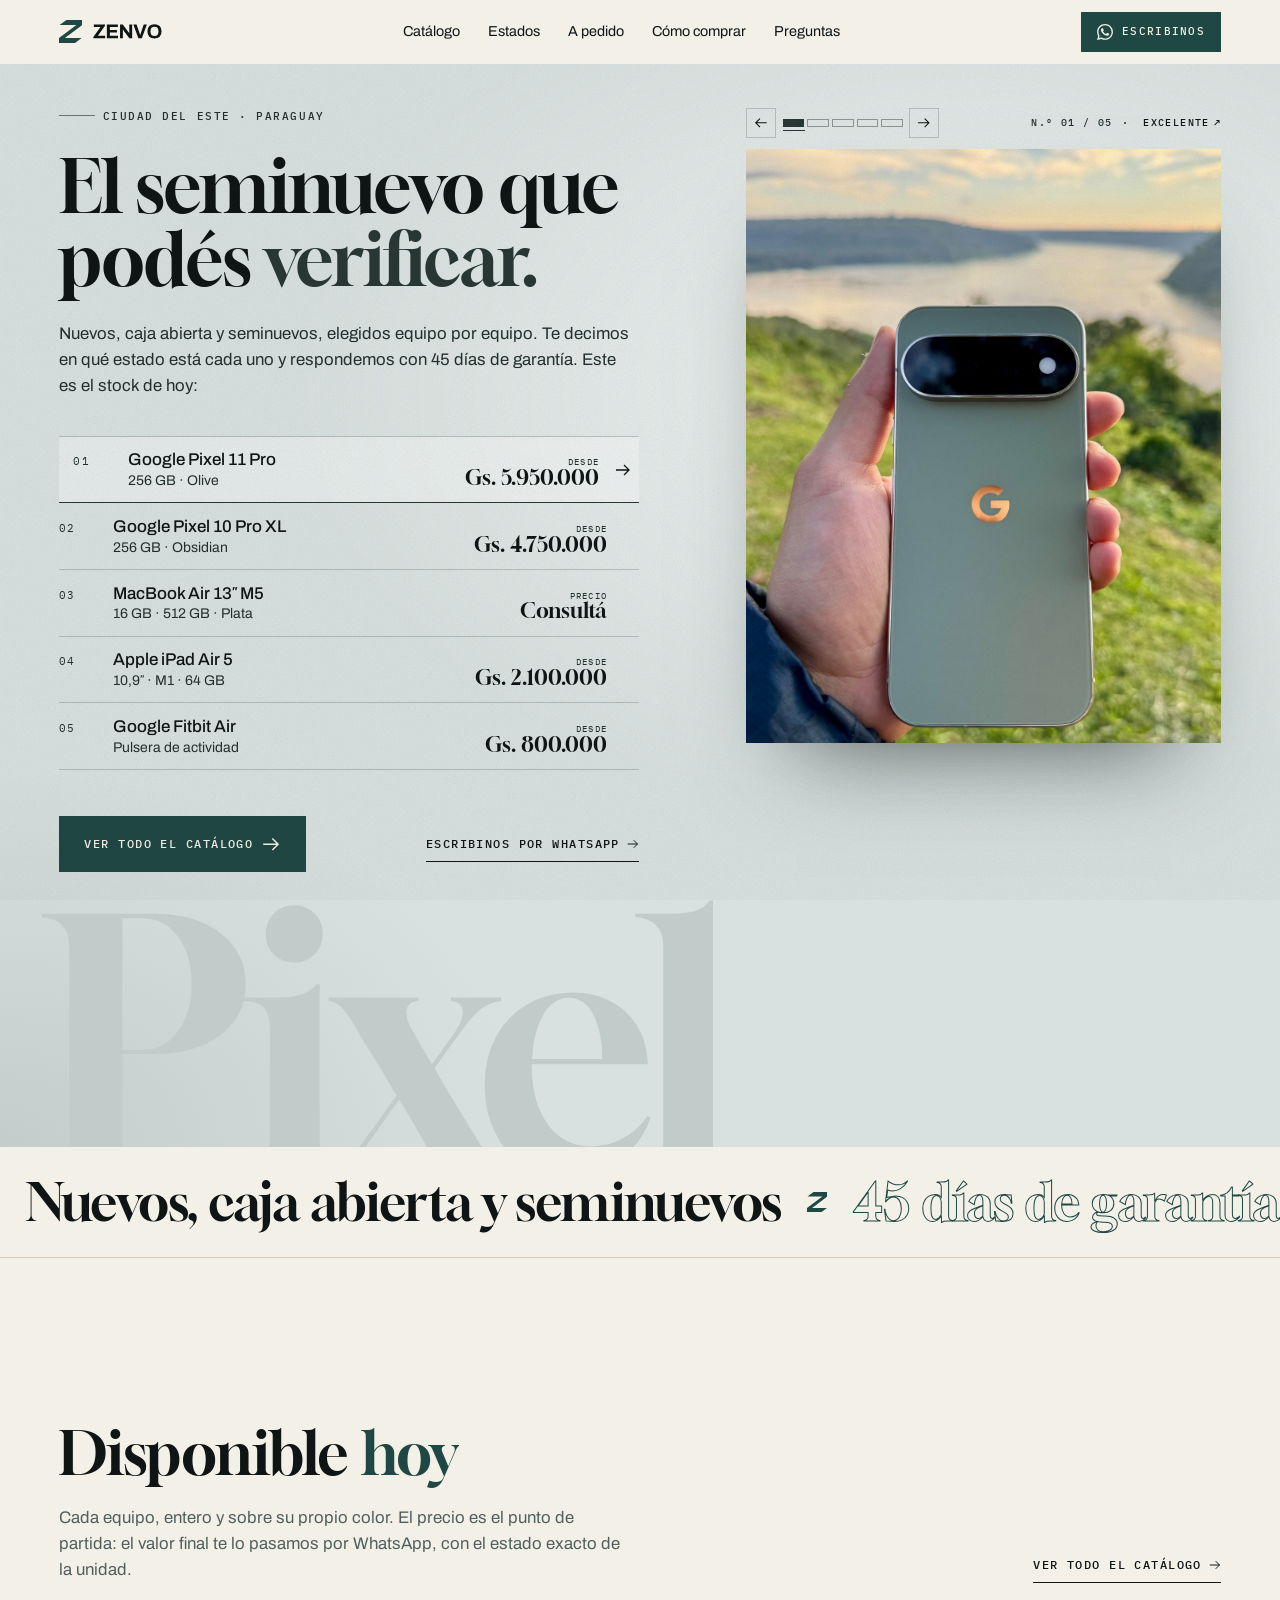
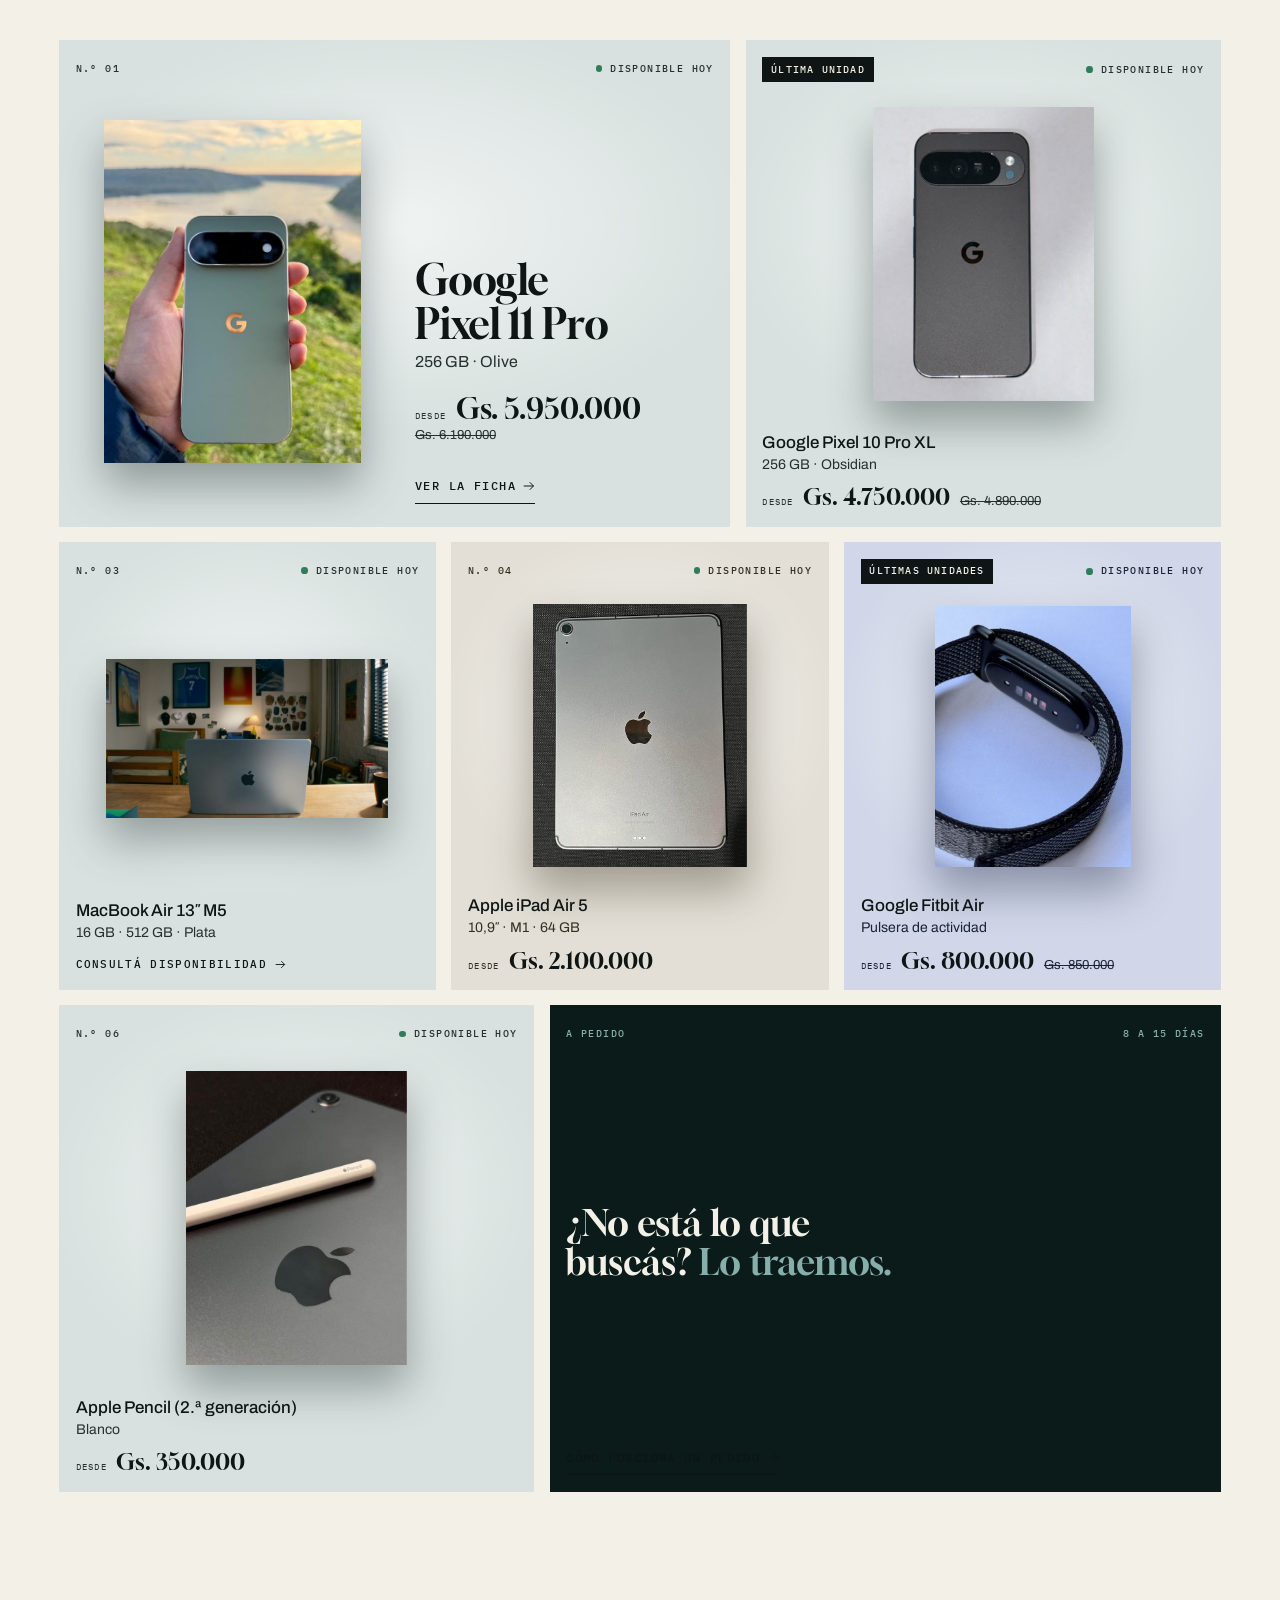
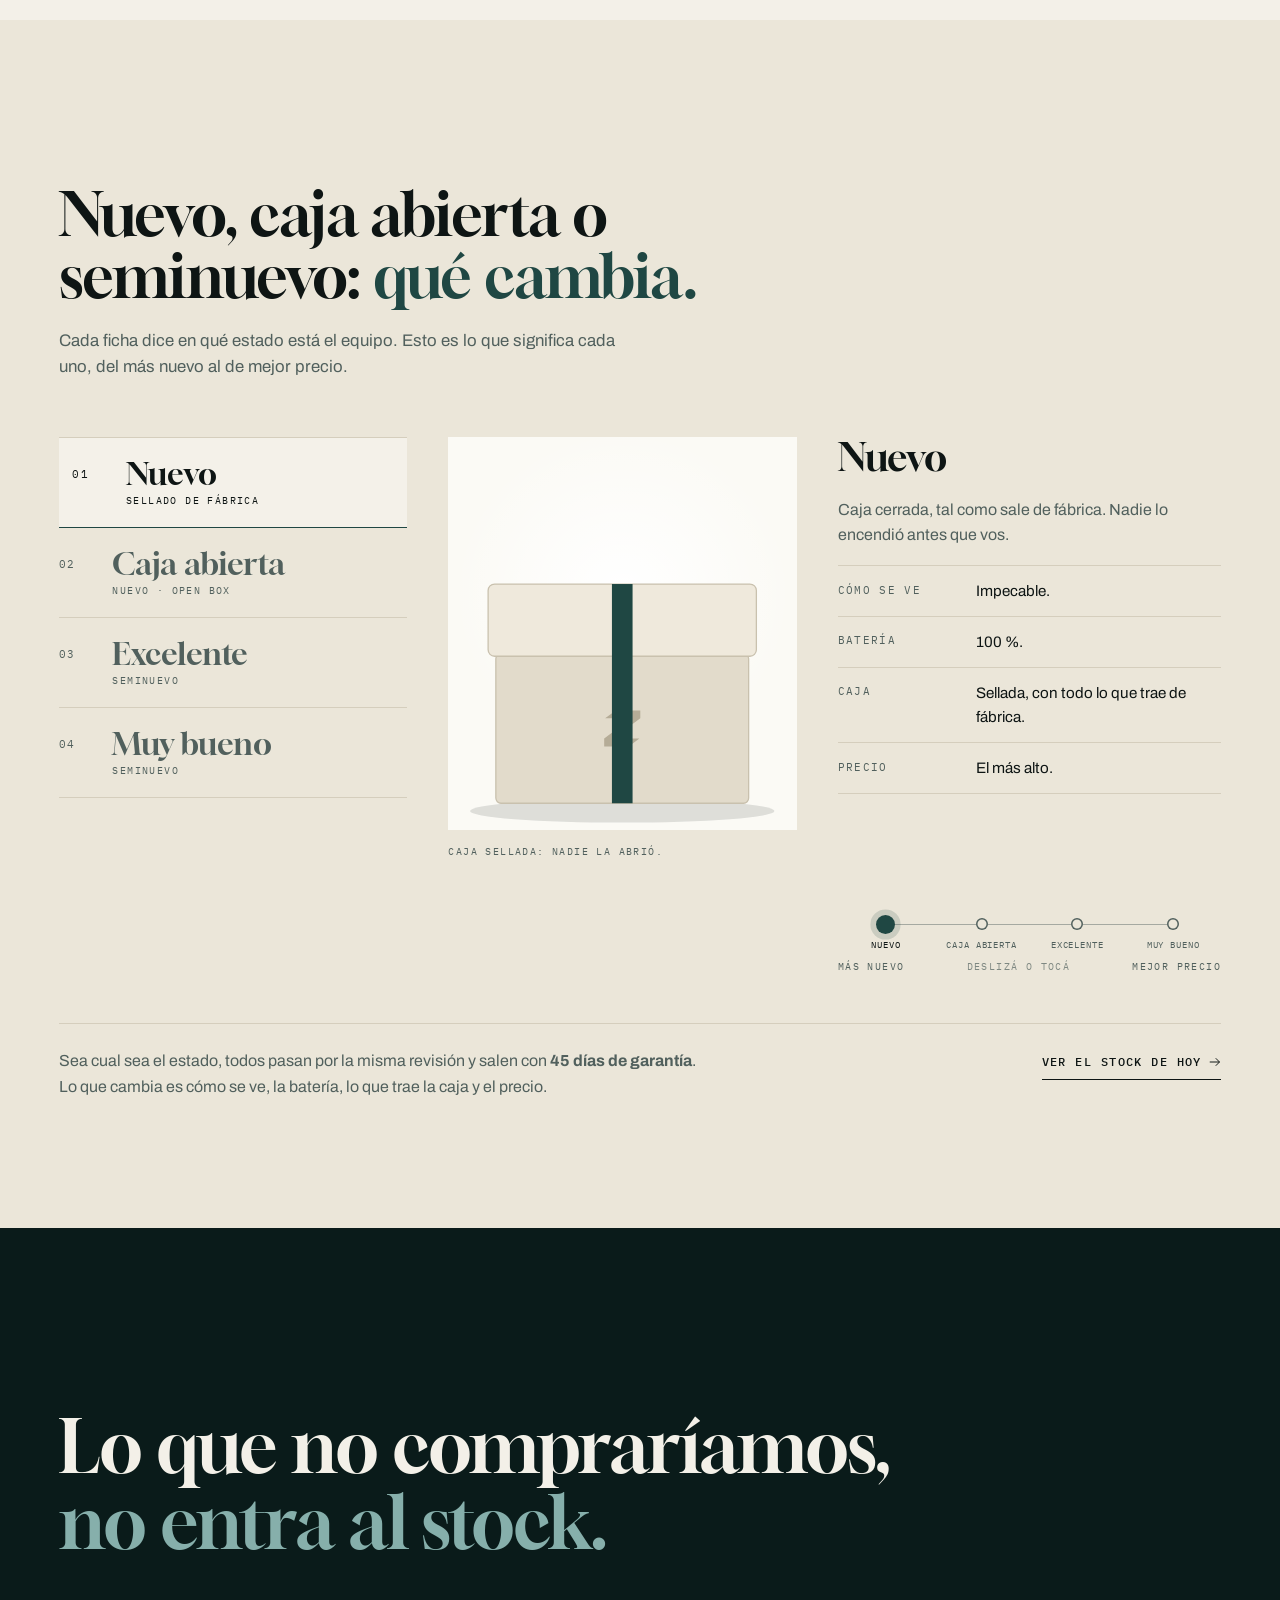
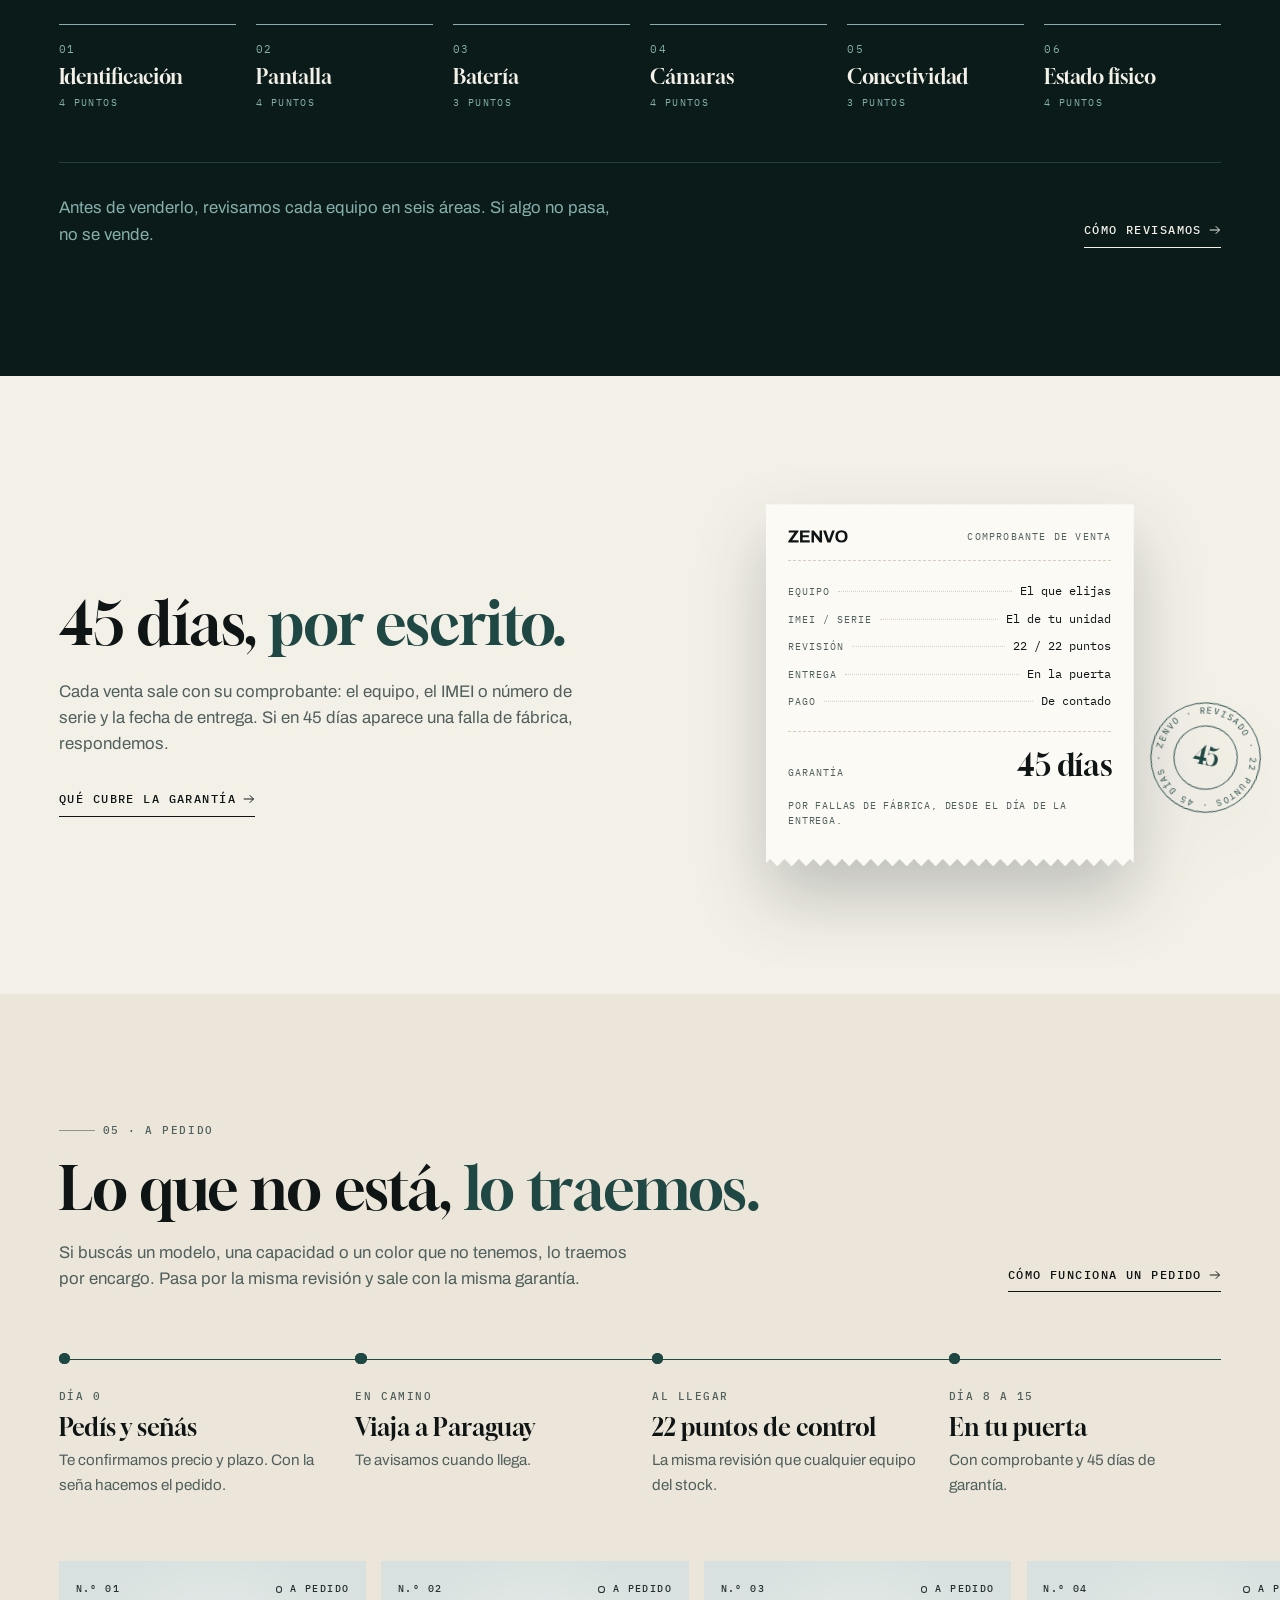
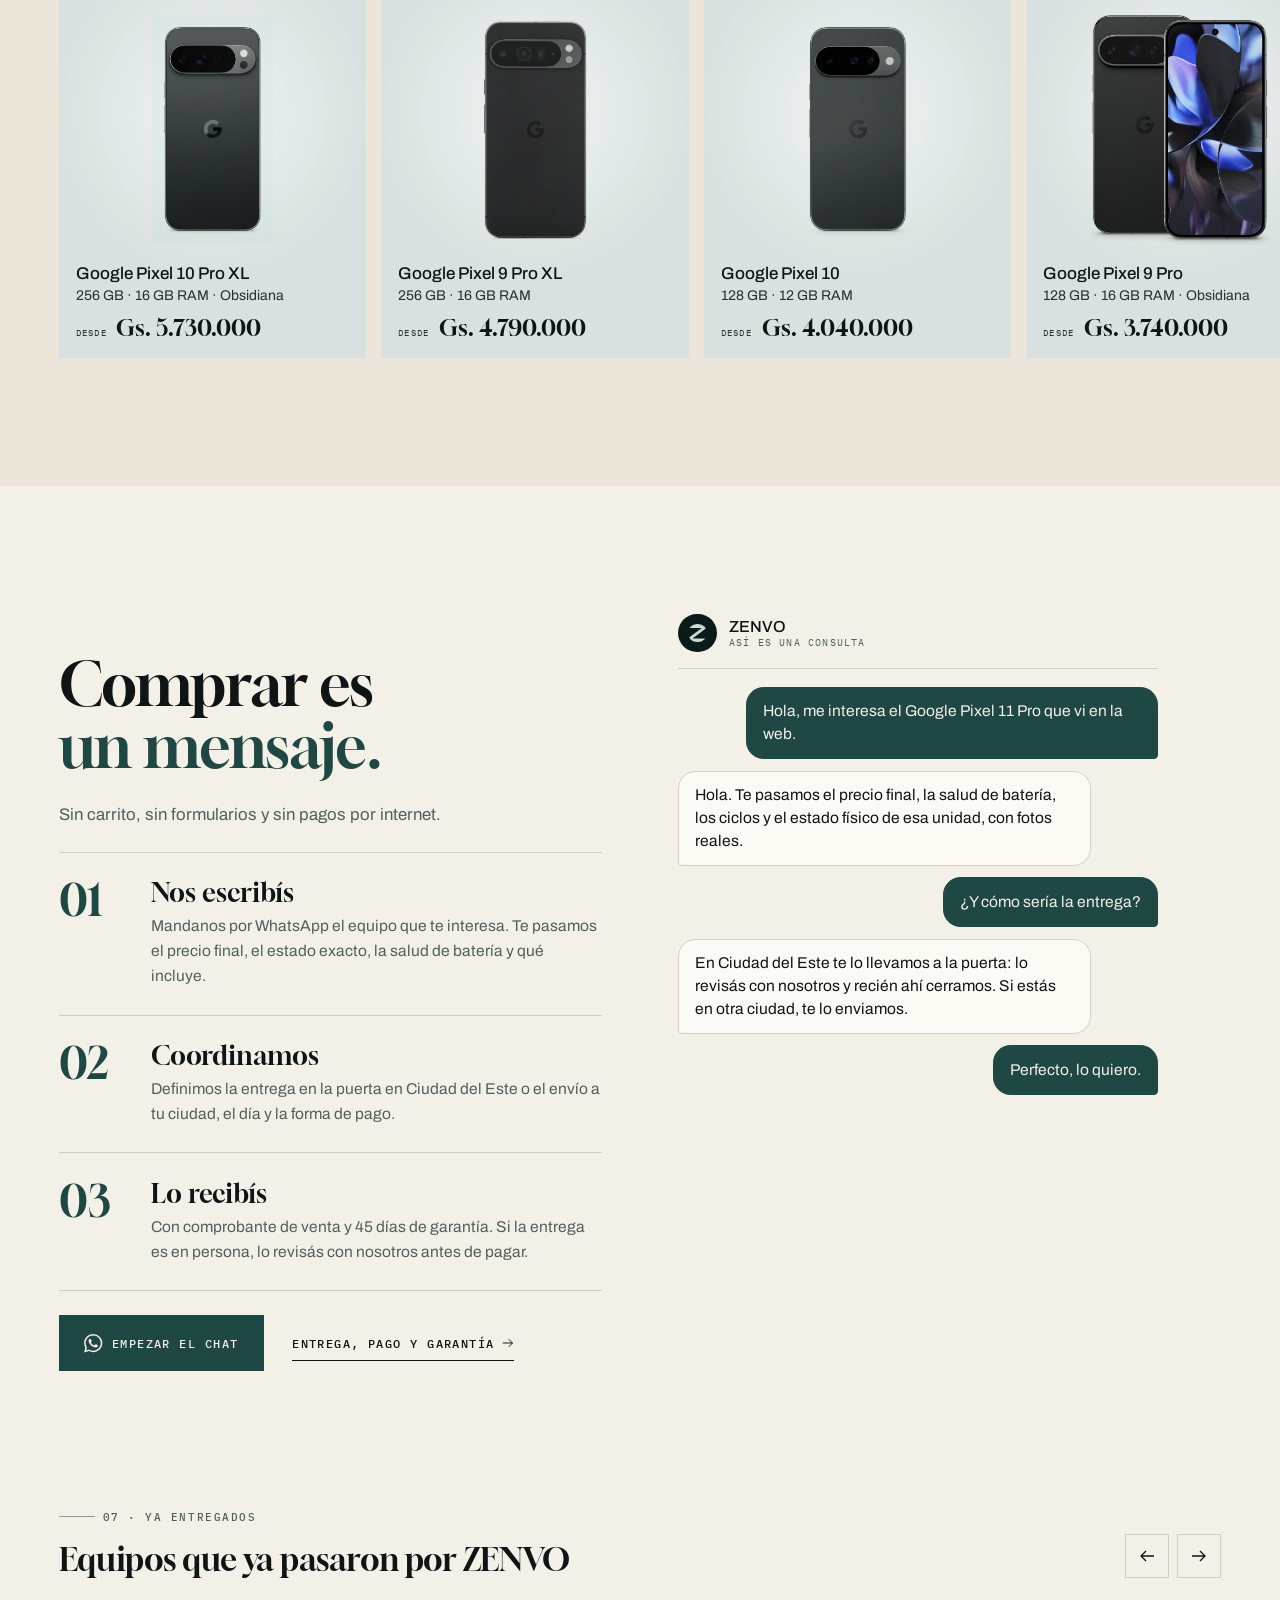
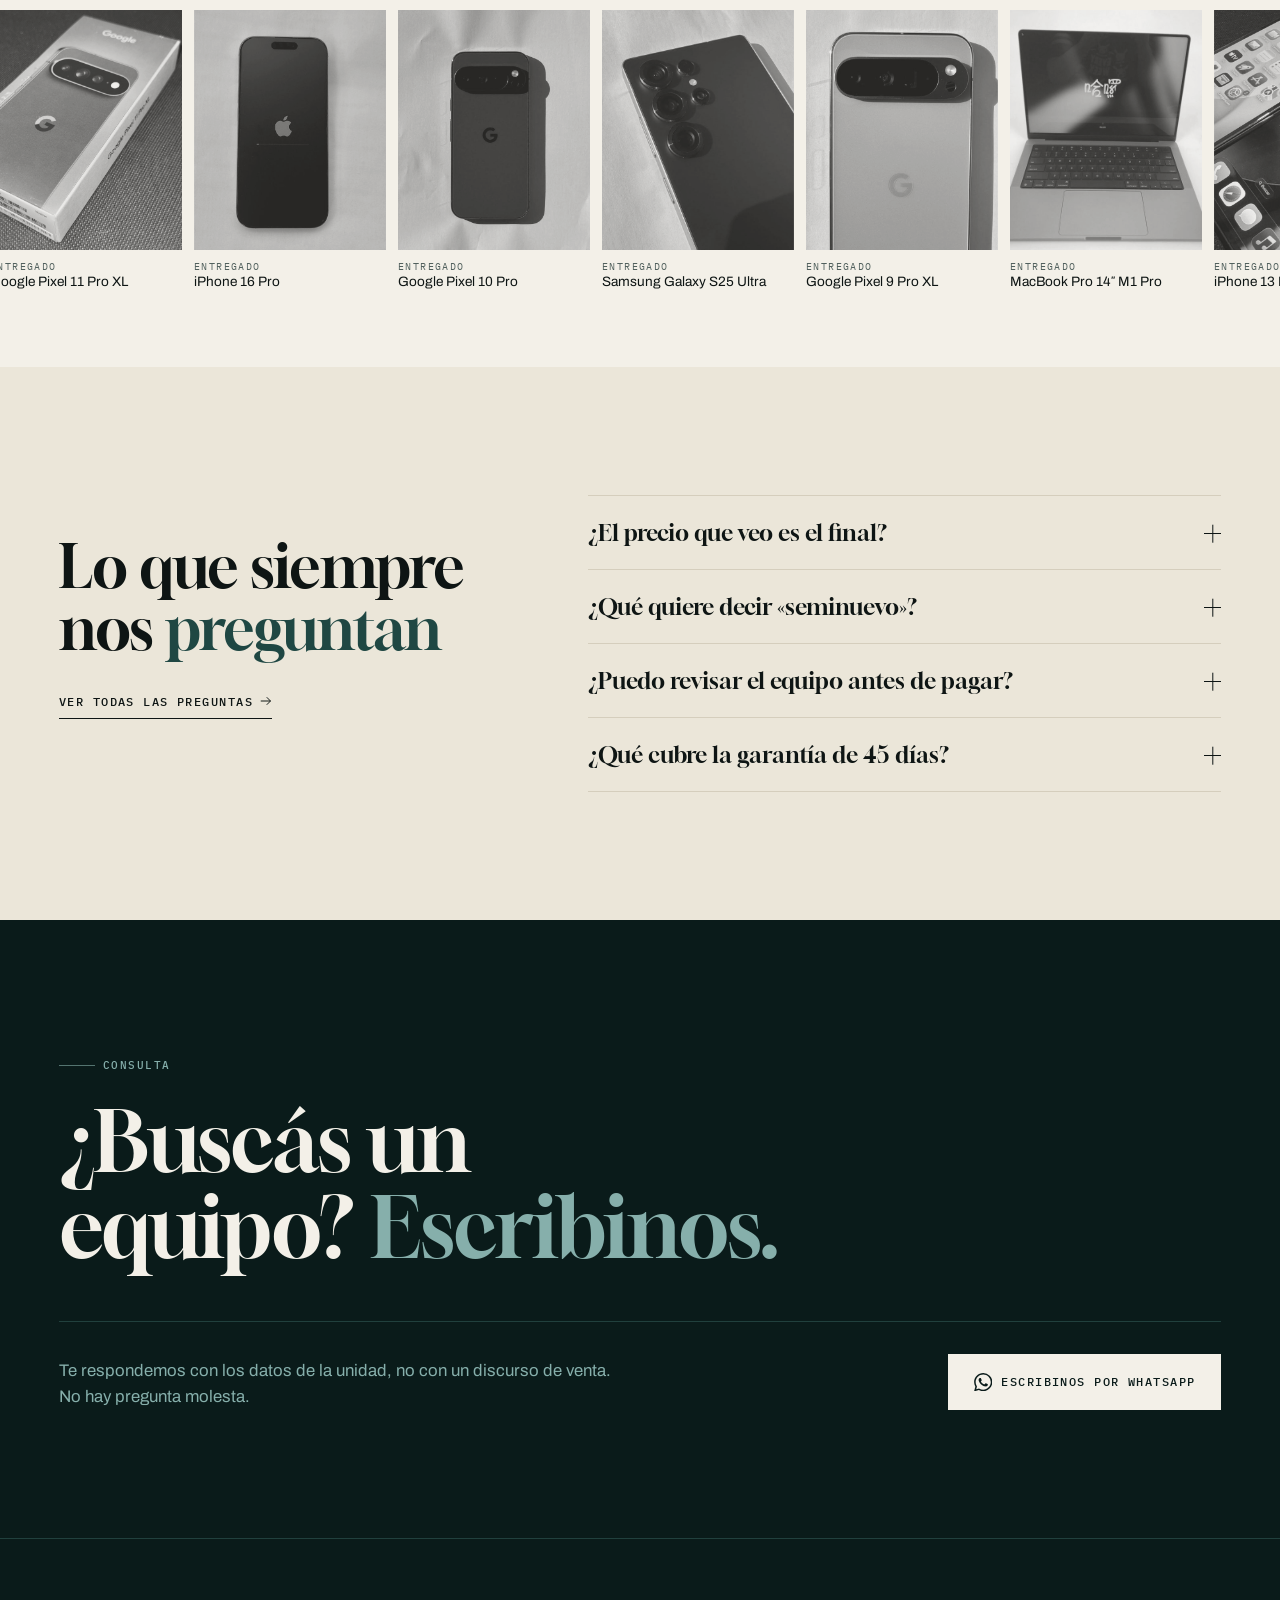
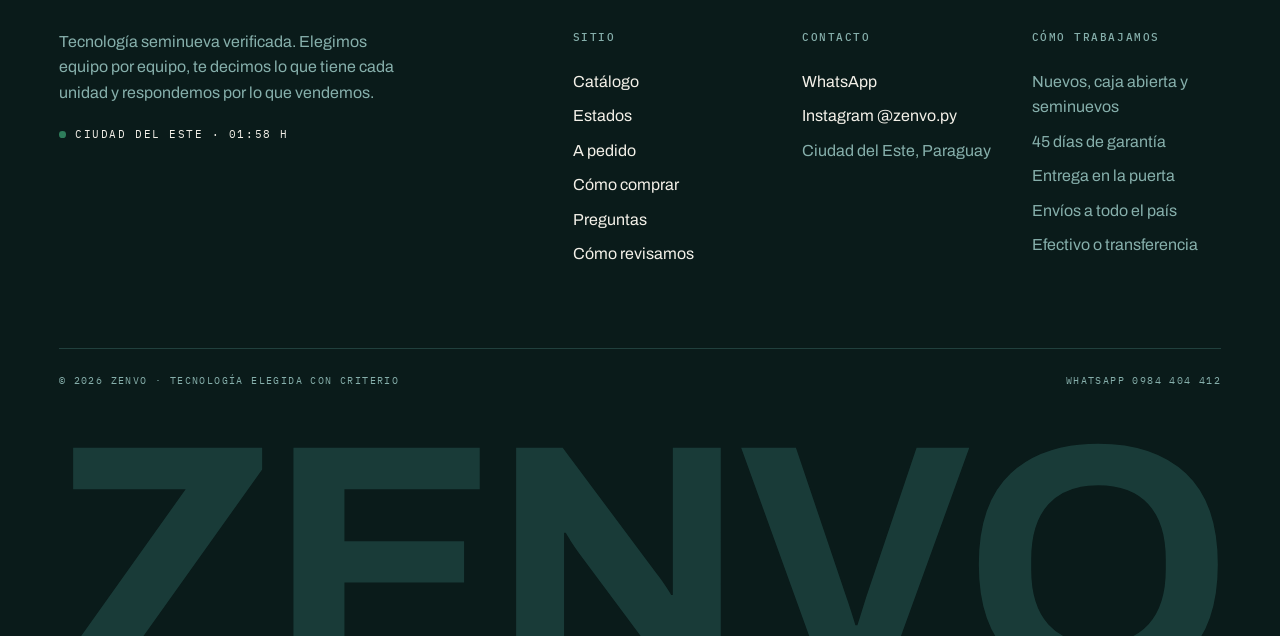
<file: index.html>
<!doctype html>
<html lang="es-PY">
<head>
<meta charset="utf-8">
<meta name="viewport" content="width=device-width, initial-scale=1">
<title>ZENVO — Tecnología seminueva verificada en Ciudad del Este</title>
<meta name="description" content="Celulares, tablets y computadoras seminuevas, revisadas en 22 puntos y con 45 días de garantía. Entrega en la puerta en Ciudad del Este y envíos a todo Paraguay.">
<meta name="theme-color" content="#F3F0E8">
<meta name="format-detection" content="telephone=no">
<link rel="icon" href="assets/img/favicon.svg" type="image/svg+xml">
<link rel="apple-touch-icon" href="assets/img/apple-touch-icon.png">
<meta property="og:type" content="website">
<meta property="og:site_name" content="ZENVO">
<meta property="og:locale" content="es_PY">
<meta property="og:title" content="ZENVO — Tecnología seminueva verificada en Ciudad del Este">
<meta property="og:description" content="Celulares, tablets y computadoras seminuevas, revisadas en 22 puntos y con 45 días de garantía. Entrega en la puerta en Ciudad del Este y envíos a todo Paraguay.">
<meta property="og:image" content="assets/img/og/zenvo-og.jpg">
<meta name="twitter:card" content="summary_large_image">
<link rel="preconnect" href="https://fonts.googleapis.com">
<link rel="preconnect" href="https://fonts.gstatic.com" crossorigin>
<link href="https://fonts.googleapis.com/css2?family=Archivo:wght@400;500;600&family=Gloock&family=IBM+Plex+Mono:wght@400;500&display=swap" rel="stylesheet">
<link rel="stylesheet" href="assets/css/zenvo.css">
<script>(function(h){h.classList.add("js");try{if(!sessionStorage.getItem("zenvo:telon")){sessionStorage.setItem("zenvo:telon","1");h.classList.add("con-telon")}}catch(e){}})(document.documentElement)</script>
<script type="application/ld+json">{"@context": "https://schema.org", "@type": "Store", "name": "ZENVO", "description": "Tecnología seminueva verificada en Ciudad del Este, Paraguay. 22 puntos de control y 45 días de garantía.", "address": {"@type": "PostalAddress", "addressLocality": "Ciudad del Este", "addressCountry": "PY"}, "areaServed": "Paraguay", "sameAs": ["https://instagram.com/zenvo.py"], "paymentAccepted": "Efectivo, transferencia bancaria"}</script>
</head>
<body data-pagina="inicio">
<a class="saltar" href="#contenido">Saltar al contenido</a>
<main id="contenido">
<section class="portada portada--vacia" id="portada">
  <div class="contenedor portada__grilla">
    <div class="portada__texto">
      <div class="portada__cabeza">
        <span class="rotulo rotulo--linea" data-aparece>Ciudad del Este · Paraguay</span>
        <h1 class="titular" data-titulo>El seminuevo que podés <em>verificar.</em></h1>
        <p class="bajada" data-aparece style="--d:.3s">Nuevos, caja abierta y seminuevos, elegidos equipo por equipo. Te decimos en qué estado está cada uno y respondemos con 45 días de garantía. Este es el stock de hoy:</p>
      </div>
      <div class="indice" id="indice" data-aparece style="--d:.4s"></div>
      <div class="indice__mas" data-aparece style="--d:.5s">
        <a class="btn" href="catalogo.html">Ver todo el catálogo <svg class="flecha" viewBox="0 0 16 16" fill="none" stroke="currentColor" stroke-width="1.3" aria-hidden="true"><path d="M1 8h13M9 3l5 5-5 5"/></svg></a>
        <a class="enlace" data-wa="" href="https://wa.me/message/NHKRSJO43PKEA1" target="_blank" rel="noopener">Escribinos por WhatsApp <svg class="flecha" viewBox="0 0 16 16" fill="none" stroke="currentColor" stroke-width="1.3" aria-hidden="true"><path d="M1 8h13M9 3l5 5-5 5"/></svg></a>
      </div>
    </div>
    <div class="escena" id="escena" data-aparece style="--d:.2s"></div>
  </div>
  <div class="portada__franja" aria-hidden="true"><div class="portada__palabra" id="palabra"><span>Zenvo</span></div></div>
</section>

<div class="cinta" aria-hidden="true"><div class="cinta__riel"><div class="cinta__grupo"><span>Nuevos, caja abierta y seminuevos</span><svg viewBox="0 0 200 200" fill="currentColor" aria-hidden="true"><path d="M5.07 44H150L0 156v44h136l58.93-44H50L200 44V0H64L5.07 44Z"/></svg><span>45 días de garantía</span><svg viewBox="0 0 200 200" fill="currentColor" aria-hidden="true"><path d="M5.07 44H150L0 156v44h136l58.93-44H50L200 44V0H64L5.07 44Z"/></svg><span>Entrega en la puerta</span><svg viewBox="0 0 200 200" fill="currentColor" aria-hidden="true"><path d="M5.07 44H150L0 156v44h136l58.93-44H50L200 44V0H64L5.07 44Z"/></svg><span>Envíos a todo Paraguay</span><svg viewBox="0 0 200 200" fill="currentColor" aria-hidden="true"><path d="M5.07 44H150L0 156v44h136l58.93-44H50L200 44V0H64L5.07 44Z"/></svg><span>Fotos reales de cada unidad</span><svg viewBox="0 0 200 200" fill="currentColor" aria-hidden="true"><path d="M5.07 44H150L0 156v44h136l58.93-44H50L200 44V0H64L5.07 44Z"/></svg><span>Tomamos pedidos</span><svg viewBox="0 0 200 200" fill="currentColor" aria-hidden="true"><path d="M5.07 44H150L0 156v44h136l58.93-44H50L200 44V0H64L5.07 44Z"/></svg></div><div class="cinta__grupo"><span>Nuevos, caja abierta y seminuevos</span><svg viewBox="0 0 200 200" fill="currentColor" aria-hidden="true"><path d="M5.07 44H150L0 156v44h136l58.93-44H50L200 44V0H64L5.07 44Z"/></svg><span>45 días de garantía</span><svg viewBox="0 0 200 200" fill="currentColor" aria-hidden="true"><path d="M5.07 44H150L0 156v44h136l58.93-44H50L200 44V0H64L5.07 44Z"/></svg><span>Entrega en la puerta</span><svg viewBox="0 0 200 200" fill="currentColor" aria-hidden="true"><path d="M5.07 44H150L0 156v44h136l58.93-44H50L200 44V0H64L5.07 44Z"/></svg><span>Envíos a todo Paraguay</span><svg viewBox="0 0 200 200" fill="currentColor" aria-hidden="true"><path d="M5.07 44H150L0 156v44h136l58.93-44H50L200 44V0H64L5.07 44Z"/></svg><span>Fotos reales de cada unidad</span><svg viewBox="0 0 200 200" fill="currentColor" aria-hidden="true"><path d="M5.07 44H150L0 156v44h136l58.93-44H50L200 44V0H64L5.07 44Z"/></svg><span>Tomamos pedidos</span><svg viewBox="0 0 200 200" fill="currentColor" aria-hidden="true"><path d="M5.07 44H150L0 156v44h136l58.93-44H50L200 44V0H64L5.07 44Z"/></svg></div><div class="cinta__grupo"><span>Nuevos, caja abierta y seminuevos</span><svg viewBox="0 0 200 200" fill="currentColor" aria-hidden="true"><path d="M5.07 44H150L0 156v44h136l58.93-44H50L200 44V0H64L5.07 44Z"/></svg><span>45 días de garantía</span><svg viewBox="0 0 200 200" fill="currentColor" aria-hidden="true"><path d="M5.07 44H150L0 156v44h136l58.93-44H50L200 44V0H64L5.07 44Z"/></svg><span>Entrega en la puerta</span><svg viewBox="0 0 200 200" fill="currentColor" aria-hidden="true"><path d="M5.07 44H150L0 156v44h136l58.93-44H50L200 44V0H64L5.07 44Z"/></svg><span>Envíos a todo Paraguay</span><svg viewBox="0 0 200 200" fill="currentColor" aria-hidden="true"><path d="M5.07 44H150L0 156v44h136l58.93-44H50L200 44V0H64L5.07 44Z"/></svg><span>Fotos reales de cada unidad</span><svg viewBox="0 0 200 200" fill="currentColor" aria-hidden="true"><path d="M5.07 44H150L0 156v44h136l58.93-44H50L200 44V0H64L5.07 44Z"/></svg><span>Tomamos pedidos</span><svg viewBox="0 0 200 200" fill="currentColor" aria-hidden="true"><path d="M5.07 44H150L0 156v44h136l58.93-44H50L200 44V0H64L5.07 44Z"/></svg></div><div class="cinta__grupo"><span>Nuevos, caja abierta y seminuevos</span><svg viewBox="0 0 200 200" fill="currentColor" aria-hidden="true"><path d="M5.07 44H150L0 156v44h136l58.93-44H50L200 44V0H64L5.07 44Z"/></svg><span>45 días de garantía</span><svg viewBox="0 0 200 200" fill="currentColor" aria-hidden="true"><path d="M5.07 44H150L0 156v44h136l58.93-44H50L200 44V0H64L5.07 44Z"/></svg><span>Entrega en la puerta</span><svg viewBox="0 0 200 200" fill="currentColor" aria-hidden="true"><path d="M5.07 44H150L0 156v44h136l58.93-44H50L200 44V0H64L5.07 44Z"/></svg><span>Envíos a todo Paraguay</span><svg viewBox="0 0 200 200" fill="currentColor" aria-hidden="true"><path d="M5.07 44H150L0 156v44h136l58.93-44H50L200 44V0H64L5.07 44Z"/></svg><span>Fotos reales de cada unidad</span><svg viewBox="0 0 200 200" fill="currentColor" aria-hidden="true"><path d="M5.07 44H150L0 156v44h136l58.93-44H50L200 44V0H64L5.07 44Z"/></svg><span>Tomamos pedidos</span><svg viewBox="0 0 200 200" fill="currentColor" aria-hidden="true"><path d="M5.07 44H150L0 156v44h136l58.93-44H50L200 44V0H64L5.07 44Z"/></svg></div></div></div>

<section class="seccion" id="stock">
  <div class="contenedor">
    <div class="cabeza">
      <div class="cabeza__texto">
        <span class="rotulo rotulo--linea" data-aparece>01 · Stock · <b data-n-disponible>Hoy</b></span>
        <h2 class="titulo" data-titulo>Disponible <em>hoy</em></h2>
        <p class="bajada" data-aparece>Cada equipo, entero y sobre su propio color. El precio es el punto de partida: el valor final te lo pasamos por WhatsApp, con el estado exacto de la unidad.</p>
      </div>
      <a class="enlace" href="catalogo.html" data-aparece>Ver todo el catálogo <svg class="flecha" viewBox="0 0 16 16" fill="none" stroke="currentColor" stroke-width="1.3" aria-hidden="true"><path d="M1 8h13M9 3l5 5-5 5"/></svg></a>
    </div>
    <div class="mosaico" id="mosaico" data-escalera></div>
    <noscript><p class="texto">Para ver el catálogo hace falta JavaScript. También podés <a href="https://wa.me/message/NHKRSJO43PKEA1"><strong>escribirnos por WhatsApp</strong></a> y te pasamos lo que hay disponible.</p></noscript>
  </div>
</section>

<section class="seccion arena estados" id="estados" data-estados data-nivel="0">
  <div class="contenedor">
    <div class="cabeza">
      <div class="cabeza__texto">
        <span class="rotulo rotulo--linea" data-aparece>02 · Estados</span>
        <h2 class="titulo" data-titulo>Nuevo, caja abierta o seminuevo: <em>qué cambia.</em></h2>
        <p class="bajada" data-aparece>Cada ficha dice en qué estado está el equipo. Esto es lo que significa cada uno, del más nuevo al de mejor precio.</p>
      </div>
    </div>
    <div class="estados__grilla" data-aparece>
      <div class="estados__lista" role="tablist" aria-label="Estados del equipo"><button class="estado-tab" type="button" role="tab" id="tab-nuevo" aria-controls="panel-nuevo" aria-selected="true" data-pie="Caja sellada: nadie la abrió."><span class="n">01</span><span class="nom">Nuevo</span><small>Sellado de fábrica</small></button><button class="estado-tab" type="button" role="tab" id="tab-caja-abierta" aria-controls="panel-caja-abierta" aria-selected="false" data-pie="Se abrió la caja; el equipo casi no se usó."><span class="n">02</span><span class="nom">Caja abierta</span><small>Nuevo · open box</small></button><button class="estado-tab" type="button" role="tab" id="tab-excelente" aria-controls="panel-excelente" aria-selected="false" data-pie="Una marca muy leve, y te la mostramos."><span class="n">03</span><span class="nom">Excelente</span><small>Seminuevo</small></button><button class="estado-tab" type="button" role="tab" id="tab-muy-bueno" aria-controls="panel-muy-bueno" aria-selected="false" data-pie="Marcas leves: te las señalamos en las fotos."><span class="n">04</span><span class="nom">Muy bueno</span><small>Seminuevo</small></button></div>
      <div class="estados__escena">
        <div class="estados__marco"><svg class="ilu" viewBox="28 46 264 304" aria-hidden="true">
  <defs><linearGradient id="ilu-g" x1="0" y1="0" x2="1" y2="1"><stop offset="0" stop-color="#2D5A55"/><stop offset="1" stop-color="#0A1B1A"/></linearGradient></defs>
  <ellipse class="ilu-sombra" cx="160" cy="336" rx="118" ry="9"/>
  <g class="ilu-caja"><rect class="ilu-caja-fondo" x="62" y="176" width="196" height="154" rx="4"/></g>
  <g class="ilu-tel">
    <rect class="ilu-cuerpo" x="112" y="92" width="96" height="206" rx="18"/>
    <rect class="ilu-pantalla" x="118" y="98" width="84" height="194" rx="13"/>
    <circle class="ilu-cam" cx="160" cy="111" r="3.2"/>
    <path class="ilu-reflejo" d="M124 128 L156 104 L166 104 L128 136Z"/>
    <g class="ilu-marca m1"><path d="M113 150 l3 9"/><circle cx="114.5" cy="154.5" r="16"/></g>
    <g class="ilu-marca m2"><path d="M204 246 l3 -7 M202 253 l3 -6"/><circle cx="204" cy="248" r="16"/></g>
    <g class="ilu-marca m3"><path d="M143 291 l10 4 M156 292 l6 1"/><circle cx="153" cy="292" r="16"/></g>
  </g>
  <g class="ilu-caja"><rect class="ilu-caja-frente" x="62" y="214" width="196" height="116" rx="4"/>
    <path class="ilu-caja-logo" transform="translate(146 258) scale(.14)" d="M5.07 44H150L0 156v44h136l58.93-44H50L200 44V0H64L5.07 44Z"/></g>
  <g class="ilu-tapa"><rect x="56" y="160" width="208" height="56" rx="5"/></g>
  <rect class="ilu-sello" x="152" y="160" width="16" height="170"/>
</svg></div>
        <p class="estados__pie" aria-live="polite">Caja sellada: nadie la abrió.</p>
      </div>
      <div>
        <div class="estados__detalle"><div class="estado-panel is-activo" role="tabpanel" id="panel-nuevo" aria-labelledby="tab-nuevo"><h3 id="nuevo">Nuevo</h3><p>Caja cerrada, tal como sale de fábrica. Nadie lo encendió antes que vos.</p><dl><div><dt>Cómo se ve</dt><dd>Impecable.</dd></div><div><dt>Batería</dt><dd>100 %.</dd></div><div><dt>Caja</dt><dd>Sellada, con todo lo que trae de fábrica.</dd></div><div><dt>Precio</dt><dd>El más alto.</dd></div></dl></div><div class="estado-panel" role="tabpanel" id="panel-caja-abierta" aria-labelledby="tab-caja-abierta"><h3 id="caja-abierta">Caja abierta</h3><p>Es un equipo nuevo cuya caja ya se abrió: una devolución o una unidad de exhibición. Lo revisamos igual que todo lo demás.</p><dl><div><dt>Cómo se ve</dt><dd>Impecable o con detalles casi invisibles. Si hay alguno, te lo decimos antes.</dd></div><div><dt>Batería</dt><dd>Al 100 % o muy cerca: te pasamos el dato.</dd></div><div><dt>Caja</dt><dd>Puede faltar algún accesorio o el plástico. Lo aclara cada ficha.</dd></div><div><dt>Precio</dt><dd>Menos que el nuevo.</dd></div></dl></div><div class="estado-panel" role="tabpanel" id="panel-excelente" aria-labelledby="tab-excelente"><h3 id="excelente">Excelente</h3><p>Tuvo un dueño anterior y casi no se nota. Si tiene alguna marca muy leve, te la mostramos en fotos.</p><dl><div><dt>Cómo se ve</dt><dd>Sin marcas a simple vista. De cerca, alguna muy leve.</dd></div><div><dt>Batería</dt><dd>Te pasamos el porcentaje exacto y los ciclos.</dd></div><div><dt>Caja</dt><dd>Según la unidad: lo dice cada ficha.</dd></div><div><dt>Precio</dt><dd>Bastante menos que el nuevo.</dd></div></dl></div><div class="estado-panel" role="tabpanel" id="panel-muy-bueno" aria-labelledby="tab-muy-bueno"><h3 id="muy-bueno">Muy bueno</h3><p>Uso normal y cuidado. Tiene marcas leves de uso, que te mostramos en fotos antes de que decidas.</p><dl><div><dt>Cómo se ve</dt><dd>Marcas leves de uso, visibles de cerca.</dd></div><div><dt>Batería</dt><dd>Te pasamos el porcentaje exacto y los ciclos.</dd></div><div><dt>Caja</dt><dd>Según la unidad: lo dice cada ficha.</dd></div><div><dt>Precio</dt><dd>El más conveniente.</dd></div></dl></div></div>
        <div class="escala" role="group" aria-label="Elegí un estado en la escala">
          <div class="escala__linea"><button class="escala__punto" type="button" aria-label="Nuevo" aria-pressed="true"><span>Nuevo</span></button><button class="escala__punto" type="button" aria-label="Caja abierta" aria-pressed="false"><span>Caja abierta</span></button><button class="escala__punto" type="button" aria-label="Excelente" aria-pressed="false"><span>Excelente</span></button><button class="escala__punto" type="button" aria-label="Muy bueno" aria-pressed="false"><span>Muy bueno</span></button><span class="escala__marca" aria-hidden="true"></span></div>
          <div class="escala__txt" aria-hidden="true"><span>Más nuevo</span><span>Deslizá o tocá</span><span>Mejor precio</span></div>
        </div>
      </div>
    </div>
    <div class="estados__nota" data-aparece>
      <p>Sea cual sea el estado, todos pasan por la misma revisión y salen con <strong>45 días de garantía</strong>. Lo que cambia es cómo se ve, la batería, lo que trae la caja y el precio.</p>
      <a class="enlace" href="catalogo.html">Ver el stock de hoy <svg class="flecha" viewBox="0 0 16 16" fill="none" stroke="currentColor" stroke-width="1.3" aria-hidden="true"><path d="M1 8h13M9 3l5 5-5 5"/></svg></a>
    </div>
  </div>
</section>

<section class="seccion oscuro" id="criterio">
  <div class="contenedor">
    <span class="rotulo rotulo--linea" data-aparece>03 · Criterio</span>
    <p class="manifiesto__cita" data-titulo style="margin-top:1.75rem">Lo que no compraríamos, <em>no entra al stock.</em></p>
    <ol class="areas6" data-aparece-pie><li style="--k:0"><span class="n">01</span><h3>Identificación</h3><small>4 puntos</small></li><li style="--k:1"><span class="n">02</span><h3>Pantalla</h3><small>4 puntos</small></li><li style="--k:2"><span class="n">03</span><h3>Batería</h3><small>3 puntos</small></li><li style="--k:3"><span class="n">04</span><h3>Cámaras</h3><small>4 puntos</small></li><li style="--k:4"><span class="n">05</span><h3>Conectividad</h3><small>3 puntos</small></li><li style="--k:5"><span class="n">06</span><h3>Estado físico</h3><small>4 puntos</small></li></ol>
    <div class="cierre__fila" data-aparece>
      <p class="bajada">Antes de venderlo, revisamos cada equipo en seis áreas. Si algo no pasa, no se vende.</p>
      <a class="enlace" href="verificacion.html">Cómo revisamos <svg class="flecha" viewBox="0 0 16 16" fill="none" stroke="currentColor" stroke-width="1.3" aria-hidden="true"><path d="M1 8h13M9 3l5 5-5 5"/></svg></a>
    </div>
  </div>
</section>

<section class="seccion">
  <div class="contenedor dos dos--pareja">
    <div class="pila">
      <span class="rotulo rotulo--linea" data-aparece>04 · Respaldo</span>
      <h2 class="titulo" data-titulo>45 días, <em>por escrito.</em></h2>
      <p class="bajada" data-aparece>Cada venta sale con su comprobante: el equipo, el IMEI o número de serie y la fecha de entrega. Si en 45 días aparece una falla de fábrica, respondemos.</p>
      <p data-aparece><a class="enlace" href="como-comprar.html">Qué cubre la garantía <svg class="flecha" viewBox="0 0 16 16" fill="none" stroke="currentColor" stroke-width="1.3" aria-hidden="true"><path d="M1 8h13M9 3l5 5-5 5"/></svg></a></p>
    </div>
    <div class="comprobante" data-aparece>
        <div class="comprobante__papel">
          <p class="comprobante__cab"><svg viewBox="62 56 598 128" fill="currentColor" aria-hidden="true"><path transform="translate(60,180) scale(.1749,-.1749)" d="M28 0V64L384 564H53V686H609V622L253 123H617V0Z"/><path transform="translate(169.33,180) scale(.1749,-.1749)" d="M76 0V686H624V564H226V411H578V290H226V123H630V0Z"/><path transform="translate(283.91,180) scale(.1749,-.1749)" d="M76 0V686H213L489 316Q498 305 512 284.500Q526 264 532 253H537Q537 270 537 286Q537 302 537 316V686H678V0H541L259 379Q249 393 238 410Q227 427 222 436H217Q217 421 217 406.500Q217 392 217 379V0Z"/><path transform="translate(410.9,180) scale(.1749,-.1749)" d="M260 0 12 686H173L321 248Q327 231 335 206Q343 181 348 164H354Q359 179 366.500 203.500Q374 228 380 247L528 686H683L434 0Z"/><path transform="translate(527.41,180) scale(.1749,-.1749)" d="M396 -12Q232 -12 138.500 75.500Q45 163 45 343Q45 523 138.500 610.500Q232 698 396 698Q561 698 654.500 610.500Q748 523 748 343Q748 163 654.500 75.500Q561 -12 396 -12ZM396 110Q493 110 544 166Q595 222 595 327V358Q595 464 544 520Q493 576 396 576Q300 576 249.500 520Q199 464 199 358V327Q199 222 249.500 166Q300 110 396 110Z"/></svg><span>Comprobante de venta</span></p>
          <dl>
            <div><dt>Equipo</dt><dd>El que elijas</dd></div>
            <div><dt>IMEI / Serie</dt><dd>El de tu unidad</dd></div>
            <div><dt>Revisión</dt><dd>22 / 22 puntos</dd></div>
            <div><dt>Entrega</dt><dd>En la puerta</dd></div>
            <div><dt>Pago</dt><dd>De contado</dd></div>
          </dl>
          <p class="comprobante__total"><span>Garantía</span><b>45 días</b></p>
          <p class="comprobante__nota">Por fallas de fábrica, desde el día de la entrega.</p>
        </div><svg class="sello" viewBox="0 0 120 120" aria-hidden="true"><defs><path id="sello-c" d="M60 60m-46 0a46 46 0 1 1 92 0a46 46 0 1 1-92 0"/></defs><circle cx="60" cy="60" r="57" fill="none" stroke="currentColor" stroke-width="1"/><circle cx="60" cy="60" r="33" fill="none" stroke="currentColor" stroke-width="1"/><g class="sello__giro"><text><textPath href="#sello-c">ZENVO · Revisado · 22 puntos · 45 días · </textPath></text></g><text class="centro" x="60" y="68" text-anchor="middle">45</text></svg>
      </div>
  </div>
</section>

<section class="seccion arena" data-bloque>
  <div class="contenedor">
    <div class="cabeza">
      <div class="cabeza__texto">
        <span class="rotulo rotulo--linea" data-aparece>05 · A pedido</span>
        <h2 class="titulo" data-titulo>Lo que no está, <em>lo traemos.</em></h2>
        <p class="bajada" data-aparece>Si buscás un modelo, una capacidad o un color que no tenemos, lo traemos por encargo. Pasa por la misma revisión y sale con la misma garantía.</p>
      </div>
      <a class="enlace" href="a-pedido.html" data-aparece>Cómo funciona un pedido <svg class="flecha" viewBox="0 0 16 16" fill="none" stroke="currentColor" stroke-width="1.3" aria-hidden="true"><path d="M1 8h13M9 3l5 5-5 5"/></svg></a>
    </div>
    <ol class="viaje" data-aparece>
      <li style="--k:0"><b>Día 0</b><h3>Pedís y señás</h3><p>Te confirmamos precio y plazo. Con la seña hacemos el pedido.</p></li>
      <li style="--k:1"><b>En camino</b><h3>Viaja a Paraguay</h3><p>Te avisamos cuando llega.</p></li>
      <li style="--k:2"><b>Al llegar</b><h3>22 puntos de control</h3><p>La misma revisión que cualquier equipo del stock.</p></li>
      <li style="--k:3"><b>Día 8 a 15</b><h3>En tu puerta</h3><p>Con comprobante y 45 días de garantía.</p></li>
    </ol>
    <div class="riel" id="riel-pedido" data-escalera style="margin-top:clamp(2.5rem,5vw,4rem)"></div>
  </div>
</section>

<section class="seccion">
  <div class="contenedor dos dos--pareja" style="align-items:start">
    <div class="pila">
      <span class="rotulo rotulo--linea" data-aparece>06 · Cómo comprar</span>
      <h2 class="titulo" data-titulo>Comprar es <em>un mensaje.</em></h2>
      <p class="bajada" data-aparece>Sin carrito, sin formularios y sin pagos por internet.</p>
      <ol class="pasos pasos--lista">
        <li class="paso" data-aparece><span class="paso__n">01</span><h3>Nos escribís</h3><p>Mandanos por WhatsApp el equipo que te interesa. Te pasamos el precio final, el estado exacto, la salud de batería y qué incluye.</p></li>
        <li class="paso" data-aparece><span class="paso__n">02</span><h3>Coordinamos</h3><p>Definimos la entrega en la puerta en Ciudad del Este o el envío a tu ciudad, el día y la forma de pago.</p></li>
        <li class="paso" data-aparece><span class="paso__n">03</span><h3>Lo recibís</h3><p>Con comprobante de venta y 45 días de garantía. Si la entrega es en persona, lo revisás con nosotros antes de pagar.</p></li>
      </ol>
      <div class="acciones" data-aparece><a class="btn" data-wa="" href="https://wa.me/message/NHKRSJO43PKEA1" target="_blank" rel="noopener"><svg viewBox="0 0 24 24" fill="currentColor" aria-hidden="true"><path d="M17.472 14.382c-.297-.149-1.758-.867-2.03-.967-.273-.099-.471-.148-.67.15-.197.297-.767.966-.94 1.164-.173.199-.347.223-.644.075-.297-.15-1.255-.463-2.39-1.475-.883-.788-1.48-1.761-1.653-2.059-.173-.297-.018-.458.13-.606.134-.133.298-.347.446-.52.149-.174.198-.298.298-.497.099-.198.05-.371-.025-.52-.075-.149-.669-1.612-.916-2.207-.242-.579-.487-.5-.669-.51-.173-.008-.371-.01-.57-.01-.198 0-.52.074-.792.372-.272.297-1.04 1.016-1.04 2.479 0 1.462 1.065 2.875 1.213 3.074.149.198 2.096 3.2 5.077 4.487.709.306 1.262.489 1.694.625.712.227 1.36.195 1.871.118.571-.085 1.758-.719 2.006-1.413.248-.694.248-1.289.173-1.413-.074-.124-.272-.198-.57-.347m-5.421 7.403h-.004a9.87 9.87 0 01-5.031-1.378l-.361-.214-3.741.982.998-3.648-.235-.374a9.86 9.86 0 01-1.51-5.26c.001-5.45 4.436-9.884 9.888-9.884 2.64 0 5.122 1.03 6.988 2.898a9.825 9.825 0 012.893 6.994c-.003 5.45-4.437 9.884-9.885 9.884m8.413-18.297A11.815 11.815 0 0012.05 0C5.495 0 .16 5.335.157 11.892c0 2.096.547 4.142 1.588 5.945L.057 24l6.305-1.654a11.882 11.882 0 005.683 1.448h.005c6.554 0 11.89-5.335 11.893-11.893a11.821 11.821 0 00-3.48-8.413z"/></svg>Empezar el chat</a><a class="enlace" href="como-comprar.html">Entrega, pago y garantía <svg class="flecha" viewBox="0 0 16 16" fill="none" stroke="currentColor" stroke-width="1.3" aria-hidden="true"><path d="M1 8h13M9 3l5 5-5 5"/></svg></a></div>
    </div>
    <div class="chat" data-aparece>
        <div class="chat__cab"><svg class="mono" viewBox="0 0 200 200" fill="currentColor" aria-hidden="true"><path d="M5.07 44H150L0 156v44h136l58.93-44H50L200 44V0H64L5.07 44Z"/></svg><p>ZENVO<small>Así es una consulta</small></p></div>
        <p class="burbuja burbuja--tu" style="--k:0">Hola, me interesa el <span data-chat-equipo>Pixel 10 Pro XL</span> que vi en la web.</p>
        <p class="burbuja" style="--k:1">Hola. Te pasamos el precio final, la salud de batería, los ciclos y el estado físico de esa unidad, con fotos reales.</p>
        <p class="burbuja burbuja--tu" style="--k:2">¿Y cómo sería la entrega?</p>
        <p class="burbuja" style="--k:3">En Ciudad del Este te lo llevamos a la puerta: lo revisás con nosotros y recién ahí cerramos. Si estás en otra ciudad, te lo enviamos.</p>
        <p class="burbuja burbuja--tu" style="--k:4">Perfecto, lo quiero.</p>
      </div>
  </div>
</section>

<section class="seccion seccion--corta" style="padding-top:0">
  <div class="contenedor entregados__cabeza" style="margin-bottom:2rem">
    <div>
      <span class="rotulo rotulo--linea" data-aparece>07 · Ya entregados</span>
      <h2 class="subtitulo" data-titulo style="margin-top:1rem">Equipos que ya pasaron por ZENVO</h2>
    </div>
    <div class="flechas" data-flechas="entregados" data-aparece>
      <button type="button" data-dir="-1" aria-label="Ver los anteriores"><svg class="flecha" viewBox="0 0 16 16" fill="none" stroke="currentColor" stroke-width="1.3" aria-hidden="true"><path d="M1 8h13M9 3l5 5-5 5"/></svg></button>
      <button type="button" data-dir="1" aria-label="Ver los siguientes"><svg class="flecha" viewBox="0 0 16 16" fill="none" stroke="currentColor" stroke-width="1.3" aria-hidden="true"><path d="M1 8h13M9 3l5 5-5 5"/></svg></button>
    </div>
  </div>
  <div class="entregados" id="entregados"></div>
</section>

<section class="seccion arena">
  <div class="contenedor dos">
    <div class="pila fija">
      <span class="rotulo rotulo--linea" data-aparece>08 · Preguntas</span>
      <h2 class="titulo" data-titulo>Lo que siempre nos <em>preguntan</em></h2>
      <p data-aparece><a class="enlace" href="preguntas.html">Ver todas las preguntas <svg class="flecha" viewBox="0 0 16 16" fill="none" stroke="currentColor" stroke-width="1.3" aria-hidden="true"><path d="M1 8h13M9 3l5 5-5 5"/></svg></a></p>
    </div>
    <div class="preguntas" data-aparece>
      <div class="pregunta"><button class="pregunta__q" type="button"><span>¿El precio que veo es el final?</span><i aria-hidden="true"></i></button><div class="pregunta__r"><div><p>Es el punto de partida, por eso dice «desde». Cada unidad es distinta: cambia la salud de batería, el estado físico y lo que incluye. Escribinos por el equipo que te interesa y te pasamos el valor exacto de esa unidad.</p></div></div></div>
      <div class="pregunta"><button class="pregunta__q" type="button"><span>¿Qué quiere decir «seminuevo»?</span><i aria-hidden="true"></i></button><div class="pregunta__r"><div><p>Es un equipo que tuvo un dueño anterior y que revisamos uno por uno antes de que entre al stock. Pasó por los 22 puntos de control y te decimos exactamente en qué estado está, con fotos reales de esa unidad.</p></div></div></div>
      <div class="pregunta"><button class="pregunta__q" type="button"><span>¿Puedo revisar el equipo antes de pagar?</span><i aria-hidden="true"></i></button><div class="pregunta__r"><div><p>Sí, cuando la entrega es en persona en Ciudad del Este. Lo revisás con nosotros, probás lo que quieras y recién ahí cerramos.</p></div></div></div>
      <div class="pregunta"><button class="pregunta__q" type="button"><span>¿Qué cubre la garantía de 45 días?</span><i aria-hidden="true"></i></button><div class="pregunta__r"><div><p>Cubre fallas de fábrica durante 45 días desde la entrega. No cubre golpes, caídas, daños por líquidos, reparaciones hechas por terceros ni el desgaste normal de la batería.</p><p>Cada venta sale con un comprobante donde figuran el equipo, el IMEI o número de serie y la fecha de entrega.</p></div></div></div>
    </div>
  </div>
</section>

<section class="seccion oscuro cierre">
  <div class="contenedor">
    <span class="rotulo rotulo--linea" data-aparece>Consulta</span>
    <h2 class="titular" data-titulo style="margin-top:1.5rem">¿Buscás un equipo? <em>Escribinos.</em></h2>
    <div class="cierre__fila" data-aparece>
      <p class="bajada">Te respondemos con los datos de la unidad, no con un discurso de venta. No hay pregunta molesta.</p>
      <a class="btn btn--claro" data-wa="" href="https://wa.me/message/NHKRSJO43PKEA1" target="_blank" rel="noopener"><svg viewBox="0 0 24 24" fill="currentColor" aria-hidden="true"><path d="M17.472 14.382c-.297-.149-1.758-.867-2.03-.967-.273-.099-.471-.148-.67.15-.197.297-.767.966-.94 1.164-.173.199-.347.223-.644.075-.297-.15-1.255-.463-2.39-1.475-.883-.788-1.48-1.761-1.653-2.059-.173-.297-.018-.458.13-.606.134-.133.298-.347.446-.52.149-.174.198-.298.298-.497.099-.198.05-.371-.025-.52-.075-.149-.669-1.612-.916-2.207-.242-.579-.487-.5-.669-.51-.173-.008-.371-.01-.57-.01-.198 0-.52.074-.792.372-.272.297-1.04 1.016-1.04 2.479 0 1.462 1.065 2.875 1.213 3.074.149.198 2.096 3.2 5.077 4.487.709.306 1.262.489 1.694.625.712.227 1.36.195 1.871.118.571-.085 1.758-.719 2.006-1.413.248-.694.248-1.289.173-1.413-.074-.124-.272-.198-.57-.347m-5.421 7.403h-.004a9.87 9.87 0 01-5.031-1.378l-.361-.214-3.741.982.998-3.648-.235-.374a9.86 9.86 0 01-1.51-5.26c.001-5.45 4.436-9.884 9.888-9.884 2.64 0 5.122 1.03 6.988 2.898a9.825 9.825 0 012.893 6.994c-.003 5.45-4.437 9.884-9.885 9.884m8.413-18.297A11.815 11.815 0 0012.05 0C5.495 0 .16 5.335.157 11.892c0 2.096.547 4.142 1.588 5.945L.057 24l6.305-1.654a11.882 11.882 0 005.683 1.448h.005c6.554 0 11.89-5.335 11.893-11.893a11.821 11.821 0 00-3.48-8.413z"/></svg>Escribinos por WhatsApp</a>
    </div>
  </div>
</section>
</main>
<script src="assets/js/config.js"></script>
<script src="assets/js/zenvo.js" defer onerror="document.documentElement.classList.remove('js')"></script>
</body>
</html>
</file>
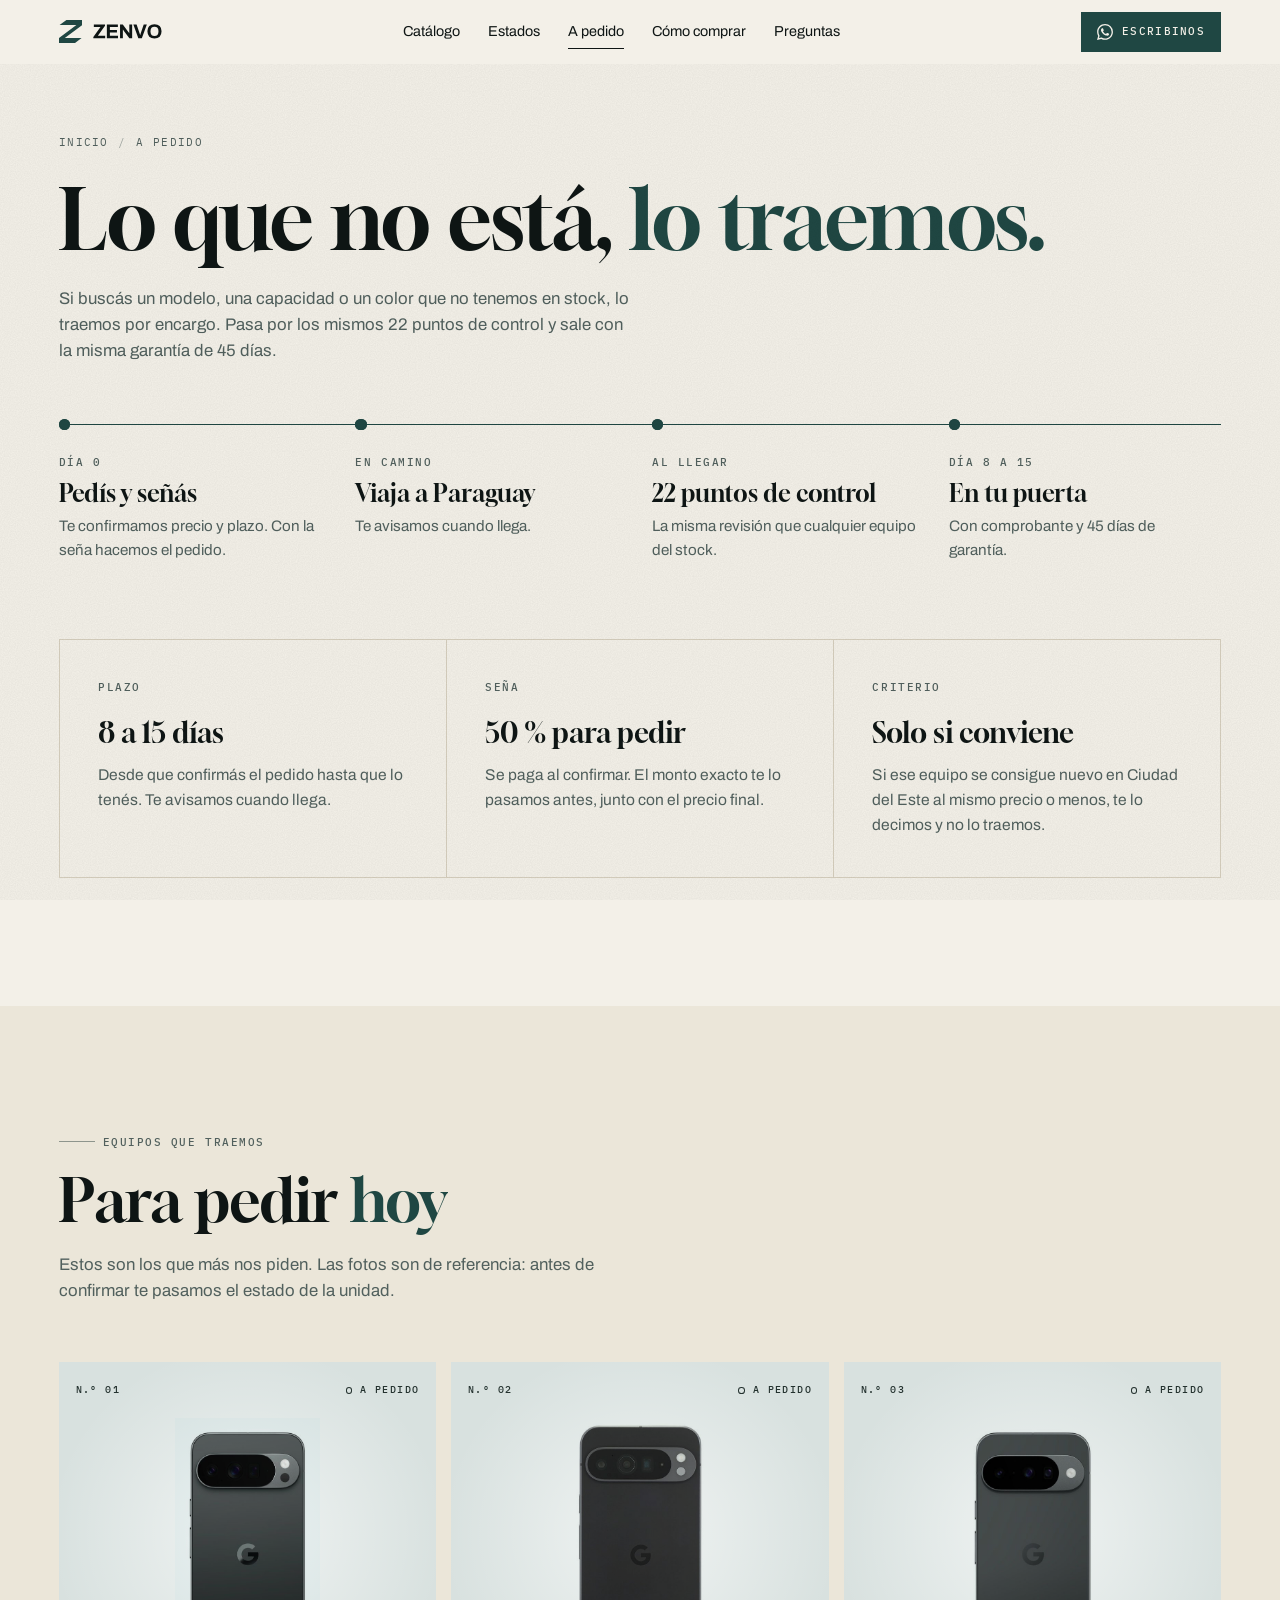
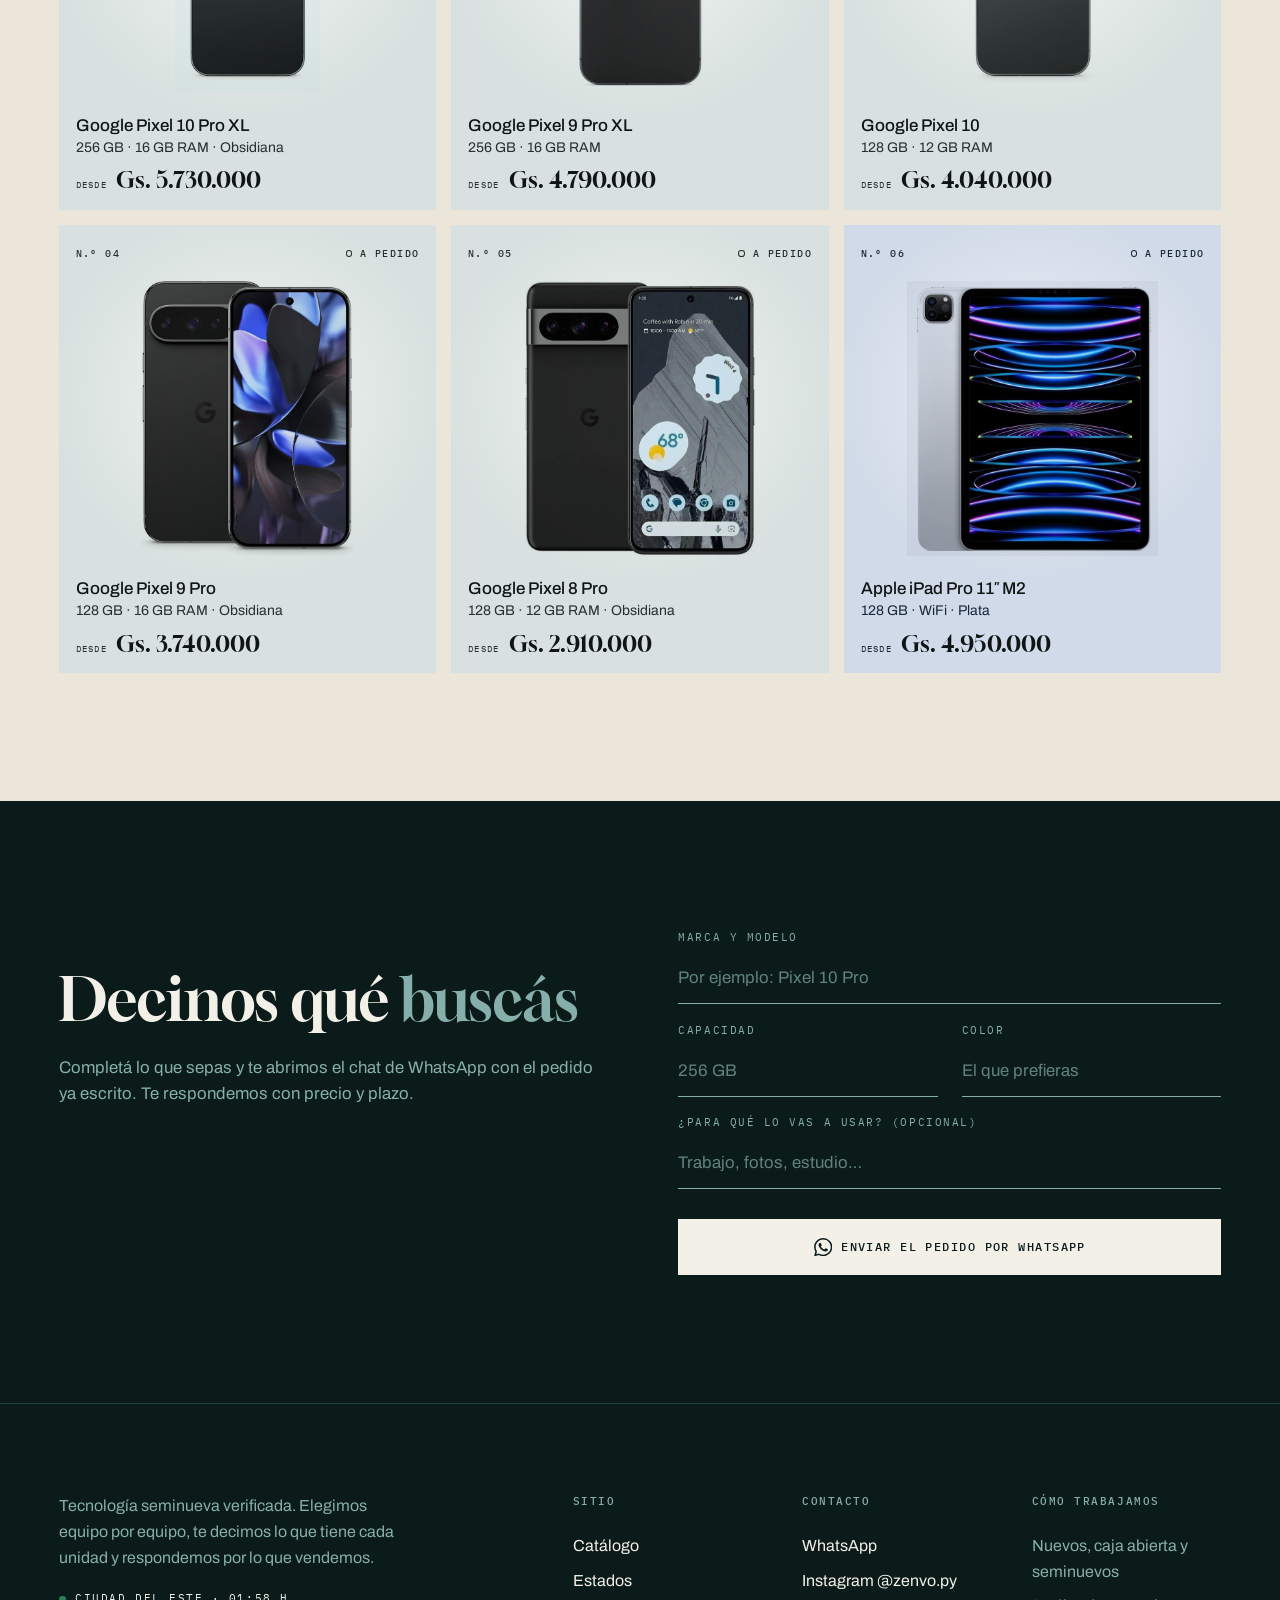
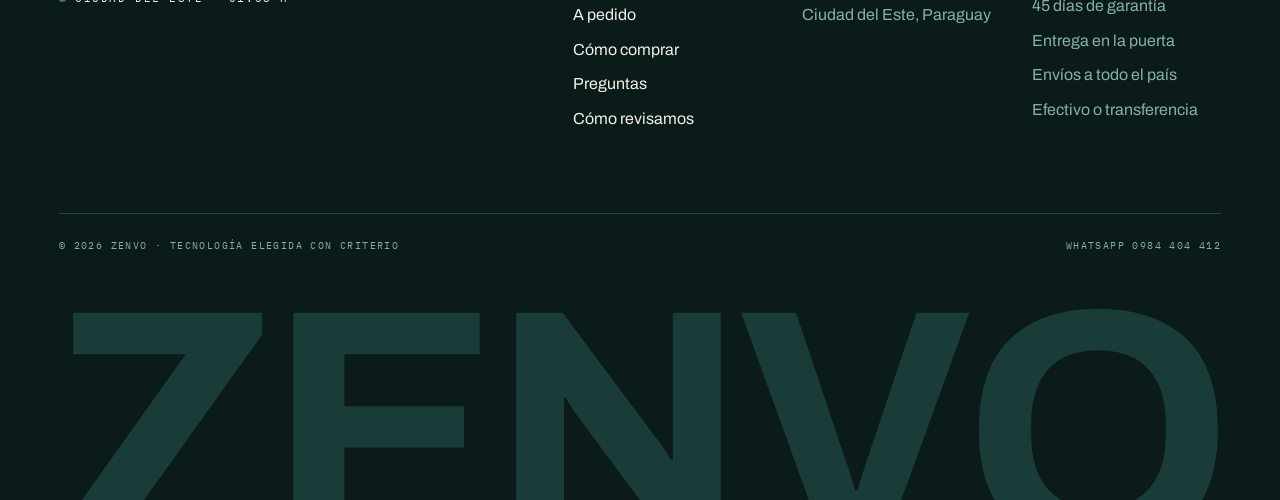
<file: a-pedido.html>
<!doctype html>
<html lang="es-PY">
<head>
<meta charset="utf-8">
<meta name="viewport" content="width=device-width, initial-scale=1">
<title>Equipos a pedido: importación por encargo | ZENVO Paraguay</title>
<meta name="description" content="Traemos por encargo el modelo, la capacidad y el color que buscás. Llega en 8 a 15 días, con la misma revisión de 22 puntos y 45 días de garantía.">
<meta name="theme-color" content="#F3F0E8">
<meta name="format-detection" content="telephone=no">
<link rel="icon" href="assets/img/favicon.svg" type="image/svg+xml">
<link rel="apple-touch-icon" href="assets/img/apple-touch-icon.png">
<meta property="og:type" content="website">
<meta property="og:site_name" content="ZENVO">
<meta property="og:locale" content="es_PY">
<meta property="og:title" content="Equipos a pedido: importación por encargo | ZENVO Paraguay">
<meta property="og:description" content="Traemos por encargo el modelo, la capacidad y el color que buscás. Llega en 8 a 15 días, con la misma revisión de 22 puntos y 45 días de garantía.">
<meta property="og:image" content="assets/img/og/zenvo-og.jpg">
<meta name="twitter:card" content="summary_large_image">
<link rel="preconnect" href="https://fonts.googleapis.com">
<link rel="preconnect" href="https://fonts.gstatic.com" crossorigin>
<link href="https://fonts.googleapis.com/css2?family=Archivo:wght@400;500;600&family=Gloock&family=IBM+Plex+Mono:wght@400;500&display=swap" rel="stylesheet">
<link rel="stylesheet" href="assets/css/zenvo.css">
<script>(function(h){h.classList.add("js");try{if(!sessionStorage.getItem("zenvo:telon")){sessionStorage.setItem("zenvo:telon","1");h.classList.add("con-telon")}}catch(e){}})(document.documentElement)</script>
</head>
<body data-pagina="a-pedido">
<a class="saltar" href="#contenido">Saltar al contenido</a>
<main id="contenido">
<section class="encabezado contenedor">
  <nav class="migas" aria-label="Estás en"><a href="index.html">Inicio</a><span aria-hidden="true">/</span><span>A pedido</span></nav>
  <h1 class="titular" data-titulo>Lo que no está, <em>lo traemos.</em></h1>
  <p class="bajada" data-aparece>Si buscás un modelo, una capacidad o un color que no tenemos en stock, lo traemos por encargo. Pasa por los mismos 22 puntos de control y sale con la misma garantía de 45 días.</p>
</section>
<section class="contenedor" style="padding-bottom:var(--aire)">
  <ol class="viaje" data-aparece>
      <li style="--k:0"><b>Día 0</b><h3>Pedís y señás</h3><p>Te confirmamos precio y plazo. Con la seña hacemos el pedido.</p></li>
      <li style="--k:1"><b>En camino</b><h3>Viaja a Paraguay</h3><p>Te avisamos cuando llega.</p></li>
      <li style="--k:2"><b>Al llegar</b><h3>22 puntos de control</h3><p>La misma revisión que cualquier equipo del stock.</p></li>
      <li style="--k:3"><b>Día 8 a 15</b><h3>En tu puerta</h3><p>Con comprobante y 45 días de garantía.</p></li>
    </ol>
  <div class="trio" style="margin-top:clamp(3rem,6vw,5rem)" data-aparece>
    <div><span class="rotulo">Plazo</span><h3>8 a 15 días</h3><p>Desde que confirmás el pedido hasta que lo tenés. Te avisamos cuando llega.</p></div>
    <div><span class="rotulo">Seña</span><h3>50 % para pedir</h3><p>Se paga al confirmar. El monto exacto te lo pasamos antes, junto con el precio final.</p></div>
    <div><span class="rotulo">Criterio</span><h3>Solo si conviene</h3><p>Si ese equipo se consigue nuevo en Ciudad del Este al mismo precio o menos, te lo decimos y no lo traemos.</p></div>
  </div>
</section>
<section class="seccion arena">
  <div class="contenedor">
    <div class="cabeza"><div class="cabeza__texto">
      <span class="rotulo rotulo--linea" data-aparece>Equipos que traemos</span>
      <h2 class="titulo" data-titulo>Para pedir <em>hoy</em></h2>
      <p class="bajada" data-aparece>Estos son los que más nos piden. Las fotos son de referencia: antes de confirmar te pasamos el estado de la unidad.</p>
    </div></div>
    <div class="grilla" id="grilla-pedido" data-escalera></div>
  </div>
</section>
<section class="seccion oscuro">
  <div class="contenedor dos dos--pareja" style="align-items:start">
    <div class="pila">
      <span class="rotulo rotulo--linea" data-aparece>Otro modelo</span>
      <h2 class="titulo" data-titulo>Decinos qué <em>buscás</em></h2>
      <p class="bajada" data-aparece>Completá lo que sepas y te abrimos el chat de WhatsApp con el pedido ya escrito. Te respondemos con precio y plazo.</p>
    </div>
    <form class="pedido-form" id="form-pedido" data-aparece>
      <div class="campo"><label for="f-equipo">Marca y modelo</label><input id="f-equipo" name="equipo" type="text" placeholder="Por ejemplo: Pixel 10 Pro" autocomplete="off" required></div>
      <div class="campos-2">
        <div class="campo"><label for="f-capacidad">Capacidad</label><input id="f-capacidad" name="capacidad" type="text" placeholder="256 GB" autocomplete="off"></div>
        <div class="campo"><label for="f-color">Color</label><input id="f-color" name="color" type="text" placeholder="El que prefieras" autocomplete="off"></div>
      </div>
      <div class="campo"><label for="f-uso">¿Para qué lo vas a usar? (opcional)</label><input id="f-uso" name="uso" type="text" placeholder="Trabajo, fotos, estudio…" autocomplete="off"></div>
      <button class="btn btn--claro" type="submit" style="margin-top:.75rem"><svg viewBox="0 0 24 24" fill="currentColor" aria-hidden="true"><path d="M17.472 14.382c-.297-.149-1.758-.867-2.03-.967-.273-.099-.471-.148-.67.15-.197.297-.767.966-.94 1.164-.173.199-.347.223-.644.075-.297-.15-1.255-.463-2.39-1.475-.883-.788-1.48-1.761-1.653-2.059-.173-.297-.018-.458.13-.606.134-.133.298-.347.446-.52.149-.174.198-.298.298-.497.099-.198.05-.371-.025-.52-.075-.149-.669-1.612-.916-2.207-.242-.579-.487-.5-.669-.51-.173-.008-.371-.01-.57-.01-.198 0-.52.074-.792.372-.272.297-1.04 1.016-1.04 2.479 0 1.462 1.065 2.875 1.213 3.074.149.198 2.096 3.2 5.077 4.487.709.306 1.262.489 1.694.625.712.227 1.36.195 1.871.118.571-.085 1.758-.719 2.006-1.413.248-.694.248-1.289.173-1.413-.074-.124-.272-.198-.57-.347m-5.421 7.403h-.004a9.87 9.87 0 01-5.031-1.378l-.361-.214-3.741.982.998-3.648-.235-.374a9.86 9.86 0 01-1.51-5.26c.001-5.45 4.436-9.884 9.888-9.884 2.64 0 5.122 1.03 6.988 2.898a9.825 9.825 0 012.893 6.994c-.003 5.45-4.437 9.884-9.885 9.884m8.413-18.297A11.815 11.815 0 0012.05 0C5.495 0 .16 5.335.157 11.892c0 2.096.547 4.142 1.588 5.945L.057 24l6.305-1.654a11.882 11.882 0 005.683 1.448h.005c6.554 0 11.89-5.335 11.893-11.893a11.821 11.821 0 00-3.48-8.413z"/></svg>Enviar el pedido por WhatsApp</button>
    </form>
  </div>
</section>
</main>
<script src="assets/js/config.js"></script>
<script src="assets/js/zenvo.js" defer onerror="document.documentElement.classList.remove('js')"></script>
</body>
</html>
</file>
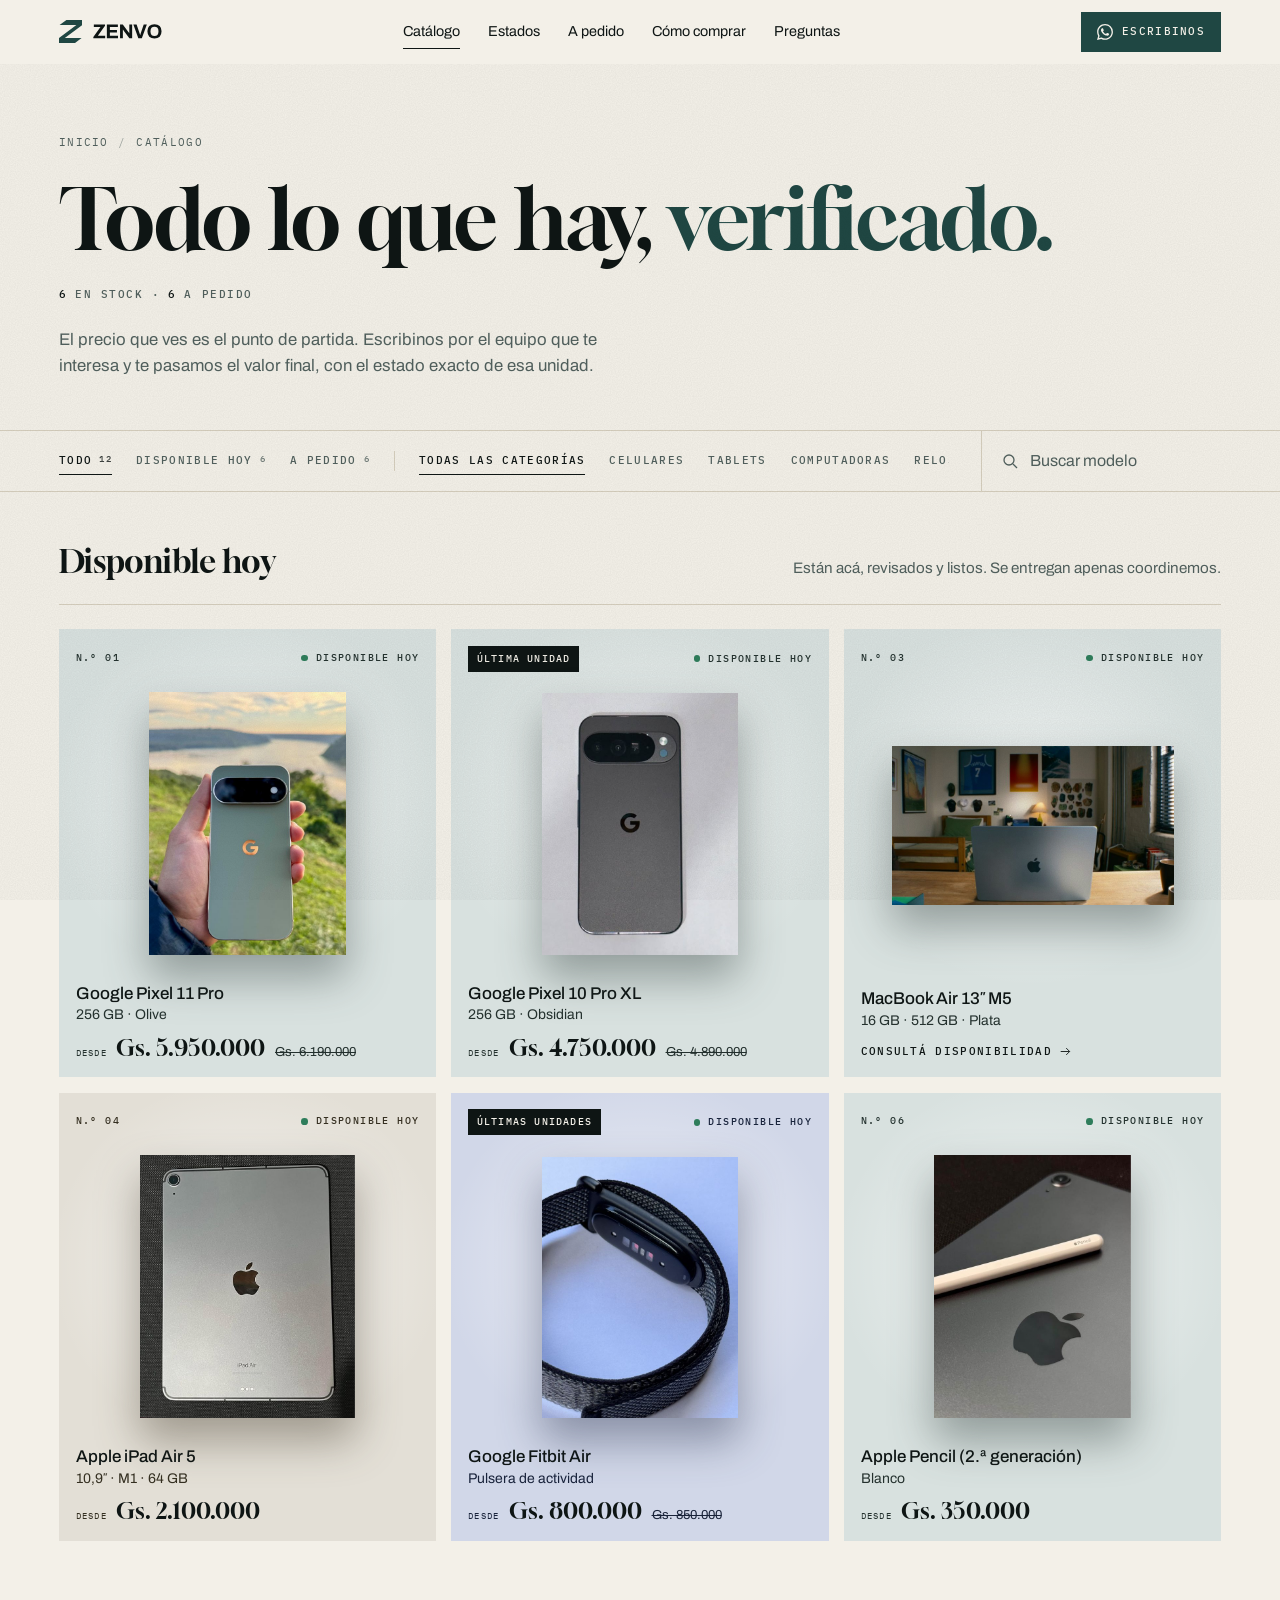
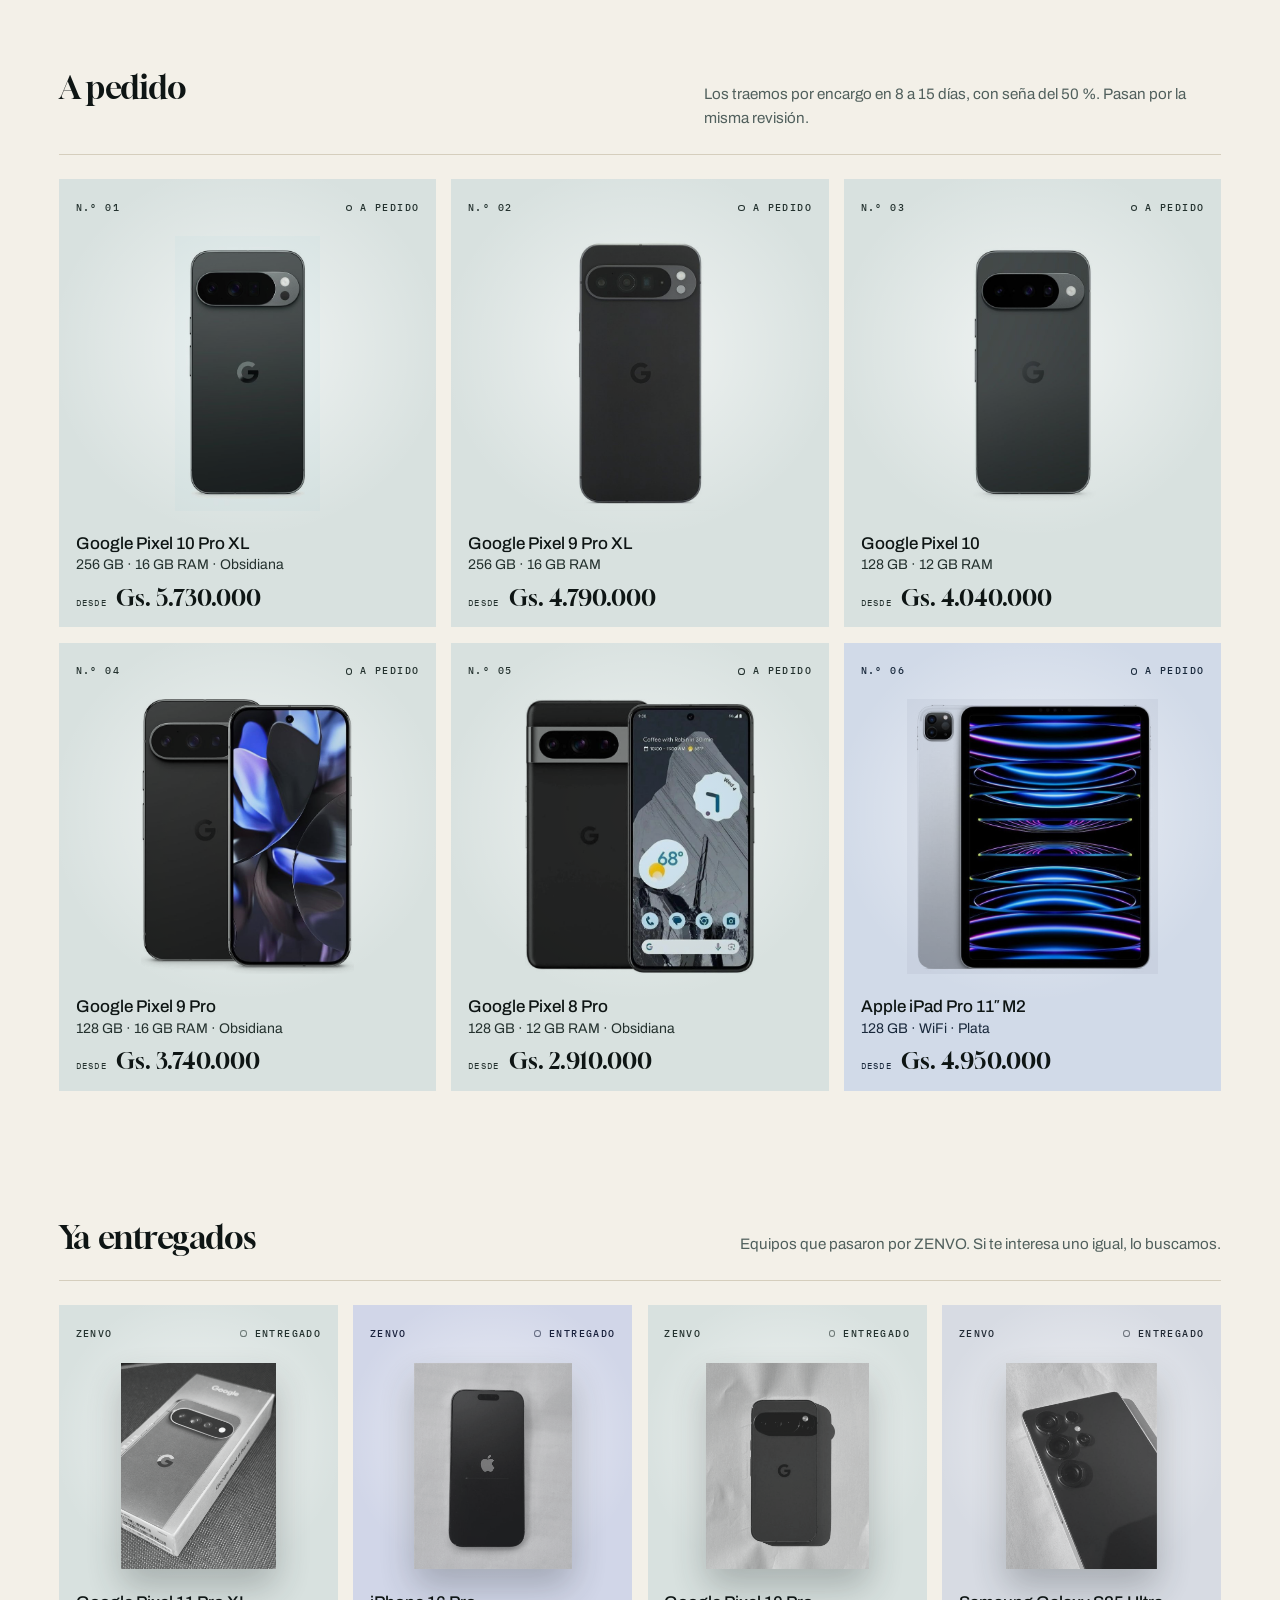
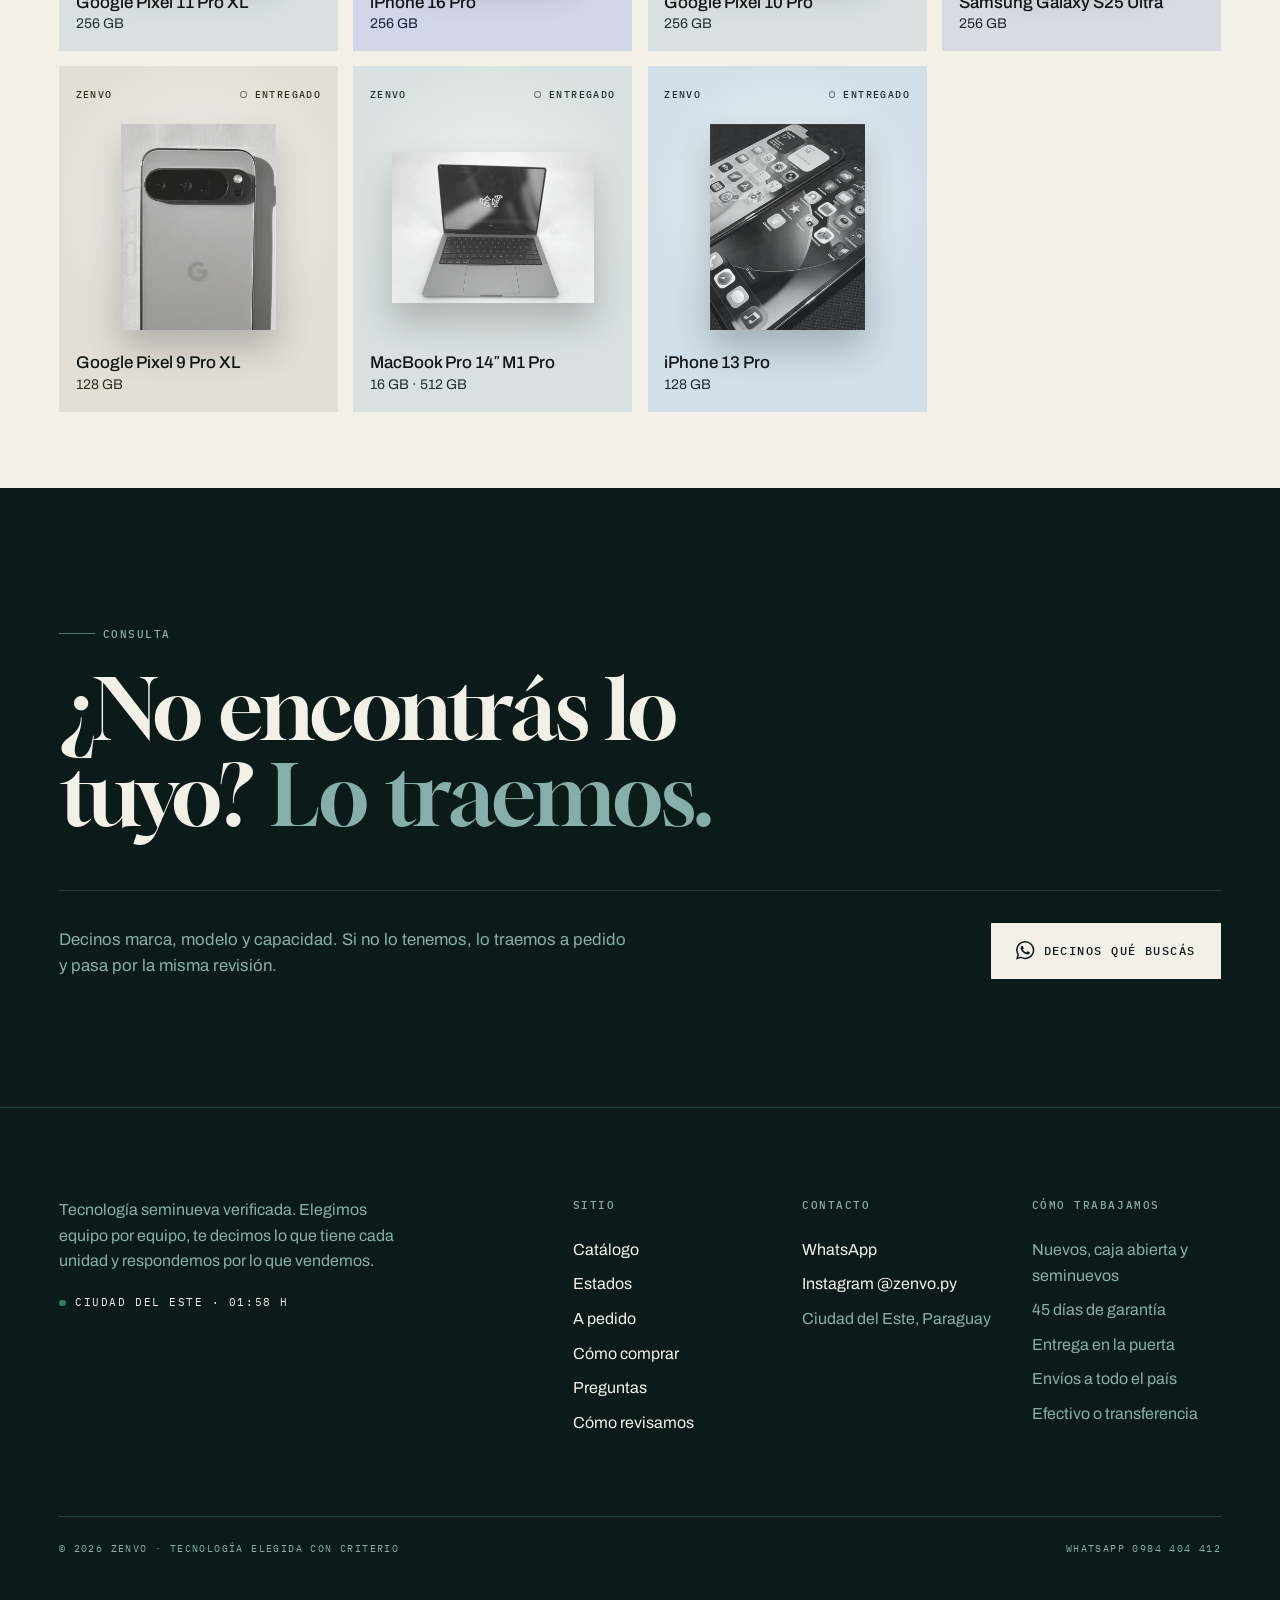
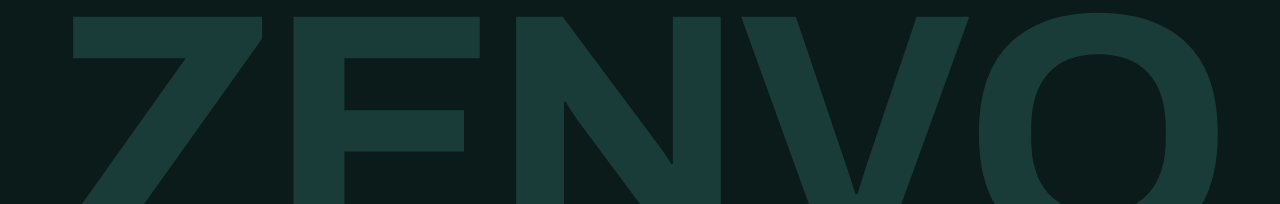
<file: catalogo.html>
<!doctype html>
<html lang="es-PY">
<head>
<meta charset="utf-8">
<meta name="viewport" content="width=device-width, initial-scale=1">
<title>Catálogo de celulares y computadoras seminuevas | ZENVO Paraguay</title>
<meta name="description" content="Equipos disponibles hoy y a pedido: Pixel, iPhone, iPad y MacBook seminuevos, verificados en 22 puntos y con 45 días de garantía. Consultá por WhatsApp.">
<meta name="theme-color" content="#F3F0E8">
<meta name="format-detection" content="telephone=no">
<link rel="icon" href="assets/img/favicon.svg" type="image/svg+xml">
<link rel="apple-touch-icon" href="assets/img/apple-touch-icon.png">
<meta property="og:type" content="website">
<meta property="og:site_name" content="ZENVO">
<meta property="og:locale" content="es_PY">
<meta property="og:title" content="Catálogo de celulares y computadoras seminuevas | ZENVO Paraguay">
<meta property="og:description" content="Equipos disponibles hoy y a pedido: Pixel, iPhone, iPad y MacBook seminuevos, verificados en 22 puntos y con 45 días de garantía. Consultá por WhatsApp.">
<meta property="og:image" content="assets/img/og/zenvo-og.jpg">
<meta name="twitter:card" content="summary_large_image">
<link rel="preconnect" href="https://fonts.googleapis.com">
<link rel="preconnect" href="https://fonts.gstatic.com" crossorigin>
<link href="https://fonts.googleapis.com/css2?family=Archivo:wght@400;500;600&family=Gloock&family=IBM+Plex+Mono:wght@400;500&display=swap" rel="stylesheet">
<link rel="stylesheet" href="assets/css/zenvo.css">
<script>(function(h){h.classList.add("js");try{if(!sessionStorage.getItem("zenvo:telon")){sessionStorage.setItem("zenvo:telon","1");h.classList.add("con-telon")}}catch(e){}})(document.documentElement)</script>
</head>
<body data-pagina="catalogo">
<a class="saltar" href="#contenido">Saltar al contenido</a>
<main id="contenido">
<section class="encabezado contenedor">
  <nav class="migas" aria-label="Estás en"><a href="index.html">Inicio</a><span aria-hidden="true">/</span><span>Catálogo</span></nav>
  <h1 class="titular" data-titulo>Todo lo que hay, <em>verificado.</em></h1>
  <p class="rotulo" data-n-catalogo data-aparece>Catálogo</p>
  <p class="bajada" data-aparece>El precio que ves es el punto de partida. Escribinos por el equipo que te interesa y te pasamos el valor final, con el estado exacto de esa unidad.</p>
</section>
<div class="filtros" id="filtros"></div>
<div class="contenedor seccion seccion--corta" id="catalogo" style="padding-top:clamp(2rem,4vw,3.5rem)"></div>
<noscript><div class="contenedor seccion"><p class="texto">Para ver el catálogo hace falta JavaScript. También podés <a href="https://wa.me/message/NHKRSJO43PKEA1"><strong>escribirnos por WhatsApp</strong></a> y te pasamos lo que hay disponible.</p></div></noscript>
<section class="seccion oscuro cierre">
  <div class="contenedor">
    <span class="rotulo rotulo--linea" data-aparece>Consulta</span>
    <h2 class="titular" data-titulo style="margin-top:1.5rem">¿No encontrás lo tuyo? <em>Lo traemos.</em></h2>
    <div class="cierre__fila" data-aparece>
      <p class="bajada">Decinos marca, modelo y capacidad. Si no lo tenemos, lo traemos a pedido y pasa por la misma revisión.</p>
      <a class="btn btn--claro" data-wa="Hola ZENVO, busco un equipo que no está en el catálogo." href="https://wa.me/message/NHKRSJO43PKEA1" target="_blank" rel="noopener"><svg viewBox="0 0 24 24" fill="currentColor" aria-hidden="true"><path d="M17.472 14.382c-.297-.149-1.758-.867-2.03-.967-.273-.099-.471-.148-.67.15-.197.297-.767.966-.94 1.164-.173.199-.347.223-.644.075-.297-.15-1.255-.463-2.39-1.475-.883-.788-1.48-1.761-1.653-2.059-.173-.297-.018-.458.13-.606.134-.133.298-.347.446-.52.149-.174.198-.298.298-.497.099-.198.05-.371-.025-.52-.075-.149-.669-1.612-.916-2.207-.242-.579-.487-.5-.669-.51-.173-.008-.371-.01-.57-.01-.198 0-.52.074-.792.372-.272.297-1.04 1.016-1.04 2.479 0 1.462 1.065 2.875 1.213 3.074.149.198 2.096 3.2 5.077 4.487.709.306 1.262.489 1.694.625.712.227 1.36.195 1.871.118.571-.085 1.758-.719 2.006-1.413.248-.694.248-1.289.173-1.413-.074-.124-.272-.198-.57-.347m-5.421 7.403h-.004a9.87 9.87 0 01-5.031-1.378l-.361-.214-3.741.982.998-3.648-.235-.374a9.86 9.86 0 01-1.51-5.26c.001-5.45 4.436-9.884 9.888-9.884 2.64 0 5.122 1.03 6.988 2.898a9.825 9.825 0 012.893 6.994c-.003 5.45-4.437 9.884-9.885 9.884m8.413-18.297A11.815 11.815 0 0012.05 0C5.495 0 .16 5.335.157 11.892c0 2.096.547 4.142 1.588 5.945L.057 24l6.305-1.654a11.882 11.882 0 005.683 1.448h.005c6.554 0 11.89-5.335 11.893-11.893a11.821 11.821 0 00-3.48-8.413z"/></svg>Decinos qué buscás</a>
    </div>
  </div>
</section>
</main>
<script src="assets/js/config.js"></script>
<script src="assets/js/zenvo.js" defer onerror="document.documentElement.classList.remove('js')"></script>
</body>
</html>
</file>
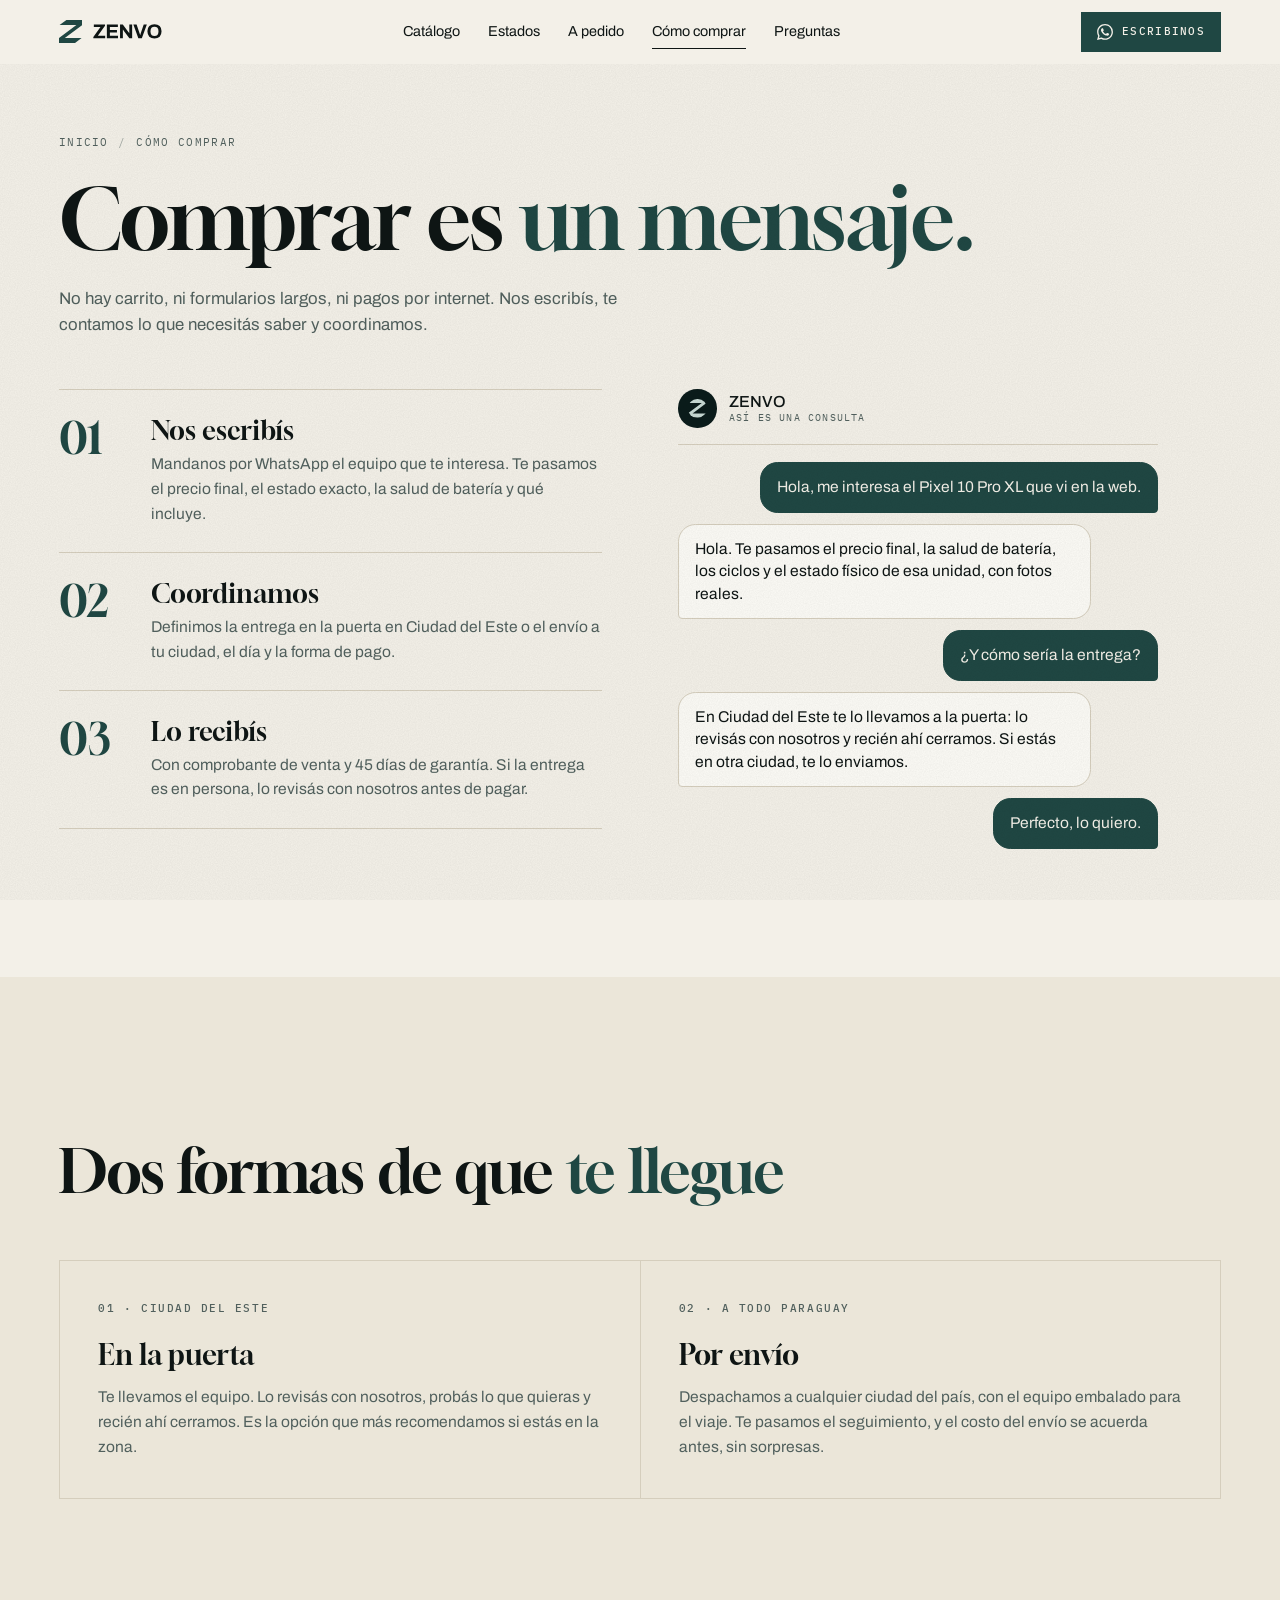
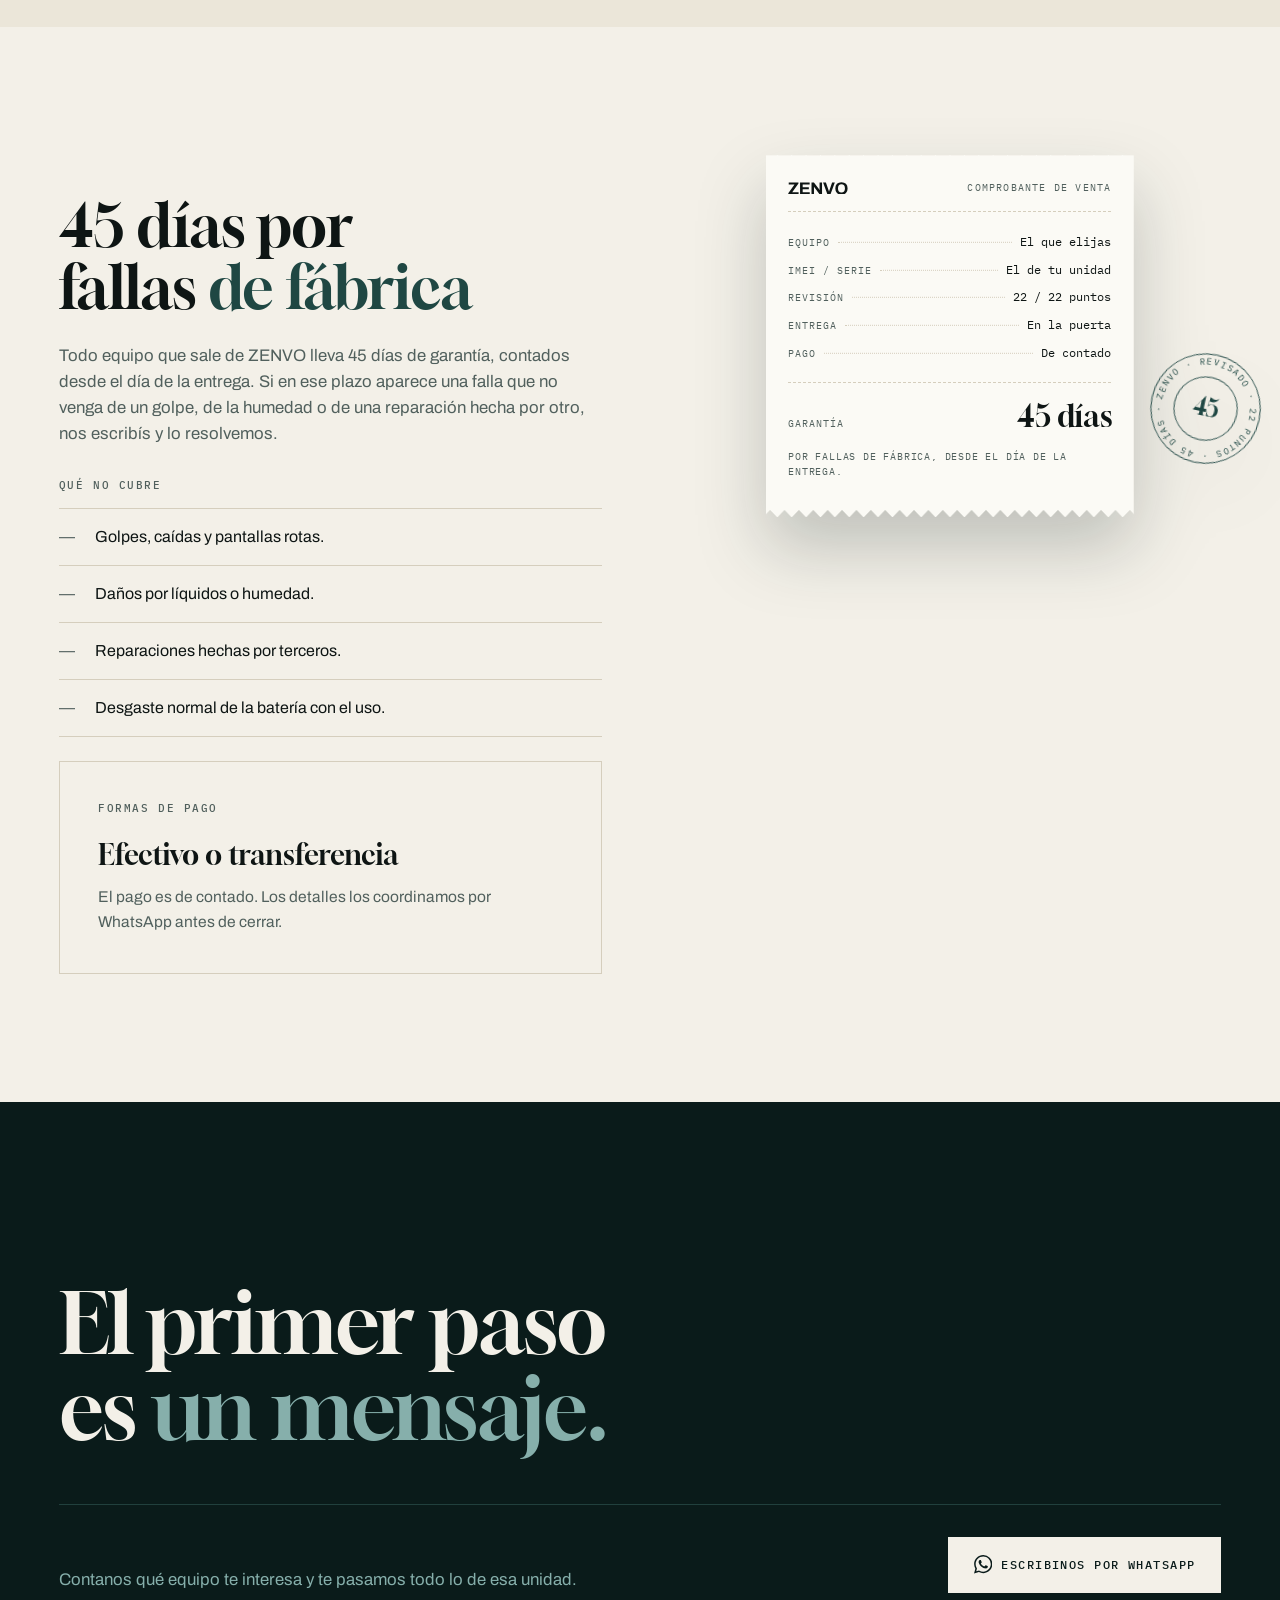
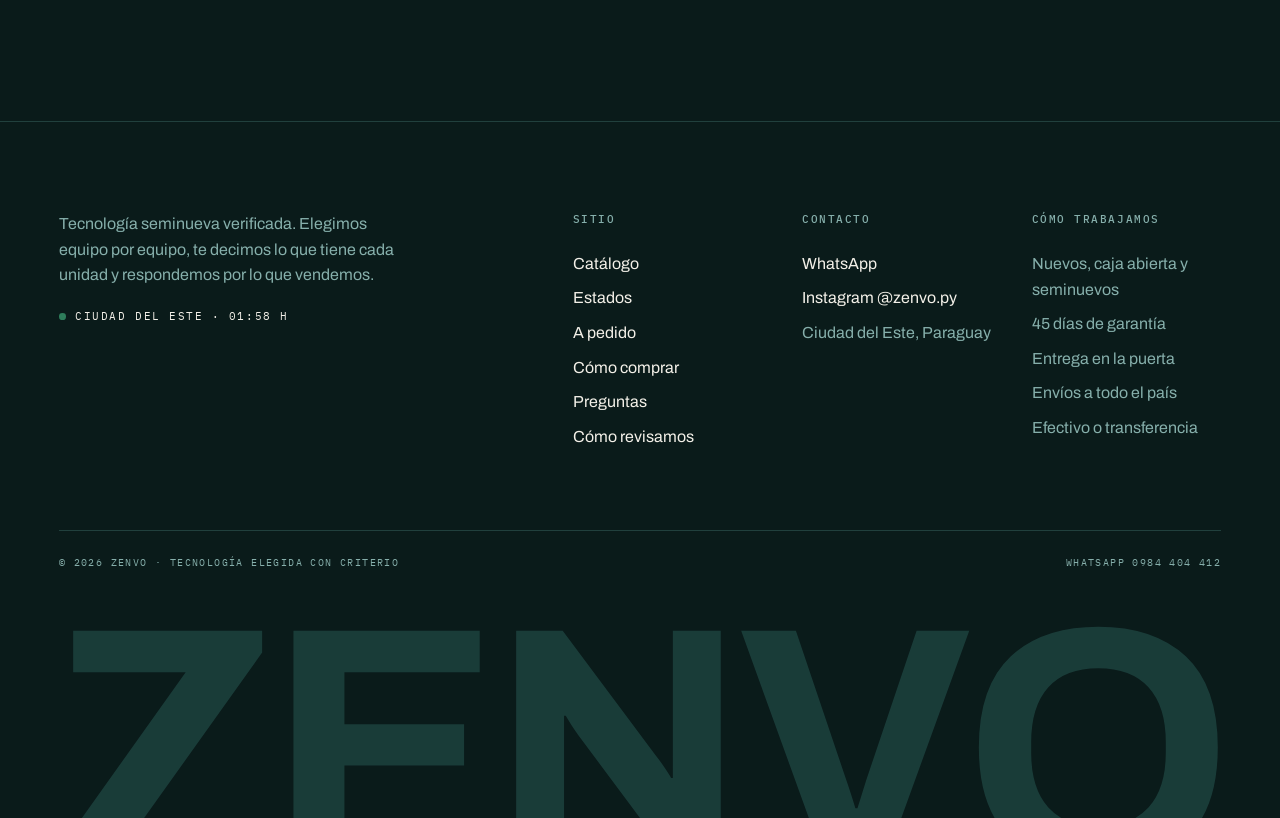
<file: como-comprar.html>
<!doctype html>
<html lang="es-PY">
<head>
<meta charset="utf-8">
<meta name="viewport" content="width=device-width, initial-scale=1">
<title>Cómo comprar: entrega, pago y garantía | ZENVO Paraguay</title>
<meta name="description" content="Comprás por WhatsApp, sin carrito ni pagos online. Entrega en la puerta en Ciudad del Este o envío a todo Paraguay. Efectivo o transferencia, con 45 días de garantía.">
<meta name="theme-color" content="#F3F0E8">
<meta name="format-detection" content="telephone=no">
<link rel="icon" href="assets/img/favicon.svg" type="image/svg+xml">
<link rel="apple-touch-icon" href="assets/img/apple-touch-icon.png">
<meta property="og:type" content="website">
<meta property="og:site_name" content="ZENVO">
<meta property="og:locale" content="es_PY">
<meta property="og:title" content="Cómo comprar: entrega, pago y garantía | ZENVO Paraguay">
<meta property="og:description" content="Comprás por WhatsApp, sin carrito ni pagos online. Entrega en la puerta en Ciudad del Este o envío a todo Paraguay. Efectivo o transferencia, con 45 días de garantía.">
<meta property="og:image" content="assets/img/og/zenvo-og.jpg">
<meta name="twitter:card" content="summary_large_image">
<link rel="preconnect" href="https://fonts.googleapis.com">
<link rel="preconnect" href="https://fonts.gstatic.com" crossorigin>
<link href="https://fonts.googleapis.com/css2?family=Archivo:wght@400;500;600&family=Gloock&family=IBM+Plex+Mono:wght@400;500&display=swap" rel="stylesheet">
<link rel="stylesheet" href="assets/css/zenvo.css">
<script>(function(h){h.classList.add("js");try{if(!sessionStorage.getItem("zenvo:telon")){sessionStorage.setItem("zenvo:telon","1");h.classList.add("con-telon")}}catch(e){}})(document.documentElement)</script>
</head>
<body data-pagina="como-comprar">
<a class="saltar" href="#contenido">Saltar al contenido</a>
<main id="contenido">
<section class="encabezado contenedor">
  <nav class="migas" aria-label="Estás en"><a href="index.html">Inicio</a><span aria-hidden="true">/</span><span>Cómo comprar</span></nav>
  <h1 class="titular" data-titulo>Comprar es <em>un mensaje.</em></h1>
  <p class="bajada" data-aparece>No hay carrito, ni formularios largos, ni pagos por internet. Nos escribís, te contamos lo que necesitás saber y coordinamos.</p>
</section>
<section class="contenedor" style="padding-bottom:var(--aire)">
  <div class="dos dos--pareja" style="align-items:start">
    <ol class="pasos pasos--lista">
        <li class="paso" data-aparece><span class="paso__n">01</span><h3>Nos escribís</h3><p>Mandanos por WhatsApp el equipo que te interesa. Te pasamos el precio final, el estado exacto, la salud de batería y qué incluye.</p></li>
        <li class="paso" data-aparece><span class="paso__n">02</span><h3>Coordinamos</h3><p>Definimos la entrega en la puerta en Ciudad del Este o el envío a tu ciudad, el día y la forma de pago.</p></li>
        <li class="paso" data-aparece><span class="paso__n">03</span><h3>Lo recibís</h3><p>Con comprobante de venta y 45 días de garantía. Si la entrega es en persona, lo revisás con nosotros antes de pagar.</p></li>
      </ol>
    <div class="chat" data-aparece>
        <div class="chat__cab"><svg class="mono" viewBox="0 0 200 200" fill="currentColor" aria-hidden="true"><path d="M5.07 44H150L0 156v44h136l58.93-44H50L200 44V0H64L5.07 44Z"/></svg><p>ZENVO<small>Así es una consulta</small></p></div>
        <p class="burbuja burbuja--tu" style="--k:0">Hola, me interesa el <span data-chat-equipo>Pixel 10 Pro XL</span> que vi en la web.</p>
        <p class="burbuja" style="--k:1">Hola. Te pasamos el precio final, la salud de batería, los ciclos y el estado físico de esa unidad, con fotos reales.</p>
        <p class="burbuja burbuja--tu" style="--k:2">¿Y cómo sería la entrega?</p>
        <p class="burbuja" style="--k:3">En Ciudad del Este te lo llevamos a la puerta: lo revisás con nosotros y recién ahí cerramos. Si estás en otra ciudad, te lo enviamos.</p>
        <p class="burbuja burbuja--tu" style="--k:4">Perfecto, lo quiero.</p>
      </div>
  </div>
</section>
<section class="seccion arena">
  <div class="contenedor">
    <div class="cabeza"><div class="cabeza__texto">
      <span class="rotulo rotulo--linea" data-aparece>Entrega · Ciudad del Este y todo Paraguay</span>
      <h2 class="titulo" data-titulo>Dos formas de que <em>te llegue</em></h2>
    </div></div>
    <div class="trio" style="grid-template-columns:repeat(auto-fit,minmax(min(100%,22rem),1fr))" data-aparece>
      <div><span class="rotulo">01 · Ciudad del Este</span><h3>En la puerta</h3><p>Te llevamos el equipo. Lo revisás con nosotros, probás lo que quieras y recién ahí cerramos. Es la opción que más recomendamos si estás en la zona.</p></div>
      <div><span class="rotulo">02 · A todo Paraguay</span><h3>Por envío</h3><p>Despachamos a cualquier ciudad del país, con el equipo embalado para el viaje. Te pasamos el seguimiento, y el costo del envío se acuerda antes, sin sorpresas.</p></div>
    </div>
  </div>
</section>
<section class="seccion">
  <div class="contenedor dos dos--pareja" style="align-items:start">
    <div class="pila">
      <span class="rotulo rotulo--linea" data-aparece>Garantía</span>
      <h2 class="titulo" data-titulo>45 días por fallas <em>de fábrica</em></h2>
      <p class="bajada" data-aparece>Todo equipo que sale de ZENVO lleva 45 días de garantía, contados desde el día de la entrega. Si en ese plazo aparece una falla que no venga de un golpe, de la humedad o de una reparación hecha por otro, nos escribís y lo resolvemos.</p>
      <div data-aparece>
        <span class="rotulo" style="margin-bottom:.9rem">Qué no cubre</span>
        <ul class="lista-raya">
          <li>Golpes, caídas y pantallas rotas.</li>
          <li>Daños por líquidos o humedad.</li>
          <li>Reparaciones hechas por terceros.</li>
          <li>Desgaste normal de la batería con el uso.</li>
        </ul>
      </div>
      <div class="trio" style="grid-template-columns:1fr" data-aparece>
        <div><span class="rotulo">Formas de pago</span><h3>Efectivo o transferencia</h3><p>El pago es de contado. Los detalles los coordinamos por WhatsApp antes de cerrar.</p></div>
      </div>
    </div>
    <div class="comprobante" data-aparece>
        <div class="comprobante__papel">
          <p class="comprobante__cab"><svg viewBox="62 56 598 128" fill="currentColor" aria-hidden="true"><path transform="translate(60,180) scale(.1749,-.1749)" d="M28 0V64L384 564H53V686H609V622L253 123H617V0Z"/><path transform="translate(169.33,180) scale(.1749,-.1749)" d="M76 0V686H624V564H226V411H578V290H226V123H630V0Z"/><path transform="translate(283.91,180) scale(.1749,-.1749)" d="M76 0V686H213L489 316Q498 305 512 284.500Q526 264 532 253H537Q537 270 537 286Q537 302 537 316V686H678V0H541L259 379Q249 393 238 410Q227 427 222 436H217Q217 421 217 406.500Q217 392 217 379V0Z"/><path transform="translate(410.9,180) scale(.1749,-.1749)" d="M260 0 12 686H173L321 248Q327 231 335 206Q343 181 348 164H354Q359 179 366.500 203.500Q374 228 380 247L528 686H683L434 0Z"/><path transform="translate(527.41,180) scale(.1749,-.1749)" d="M396 -12Q232 -12 138.500 75.500Q45 163 45 343Q45 523 138.500 610.500Q232 698 396 698Q561 698 654.500 610.500Q748 523 748 343Q748 163 654.500 75.500Q561 -12 396 -12ZM396 110Q493 110 544 166Q595 222 595 327V358Q595 464 544 520Q493 576 396 576Q300 576 249.500 520Q199 464 199 358V327Q199 222 249.500 166Q300 110 396 110Z"/></svg><span>Comprobante de venta</span></p>
          <dl>
            <div><dt>Equipo</dt><dd>El que elijas</dd></div>
            <div><dt>IMEI / Serie</dt><dd>El de tu unidad</dd></div>
            <div><dt>Revisión</dt><dd>22 / 22 puntos</dd></div>
            <div><dt>Entrega</dt><dd>En la puerta</dd></div>
            <div><dt>Pago</dt><dd>De contado</dd></div>
          </dl>
          <p class="comprobante__total"><span>Garantía</span><b>45 días</b></p>
          <p class="comprobante__nota">Por fallas de fábrica, desde el día de la entrega.</p>
        </div><svg class="sello" viewBox="0 0 120 120" aria-hidden="true"><defs><path id="sello-c" d="M60 60m-46 0a46 46 0 1 1 92 0a46 46 0 1 1-92 0"/></defs><circle cx="60" cy="60" r="57" fill="none" stroke="currentColor" stroke-width="1"/><circle cx="60" cy="60" r="33" fill="none" stroke="currentColor" stroke-width="1"/><g class="sello__giro"><text><textPath href="#sello-c">ZENVO · Revisado · 22 puntos · 45 días · </textPath></text></g><text class="centro" x="60" y="68" text-anchor="middle">45</text></svg>
      </div>
  </div>
</section>
<section class="seccion oscuro cierre">
  <div class="contenedor">
    <span class="rotulo rotulo--linea" data-aparece>Consulta</span>
    <h2 class="titular" data-titulo style="margin-top:1.5rem">El primer paso es <em>un mensaje.</em></h2>
    <div class="cierre__fila" data-aparece>
      <p class="bajada">Contanos qué equipo te interesa y te pasamos todo lo de esa unidad.</p>
      <a class="btn btn--claro" data-wa="" href="https://wa.me/message/NHKRSJO43PKEA1" target="_blank" rel="noopener"><svg viewBox="0 0 24 24" fill="currentColor" aria-hidden="true"><path d="M17.472 14.382c-.297-.149-1.758-.867-2.03-.967-.273-.099-.471-.148-.67.15-.197.297-.767.966-.94 1.164-.173.199-.347.223-.644.075-.297-.15-1.255-.463-2.39-1.475-.883-.788-1.48-1.761-1.653-2.059-.173-.297-.018-.458.13-.606.134-.133.298-.347.446-.52.149-.174.198-.298.298-.497.099-.198.05-.371-.025-.52-.075-.149-.669-1.612-.916-2.207-.242-.579-.487-.5-.669-.51-.173-.008-.371-.01-.57-.01-.198 0-.52.074-.792.372-.272.297-1.04 1.016-1.04 2.479 0 1.462 1.065 2.875 1.213 3.074.149.198 2.096 3.2 5.077 4.487.709.306 1.262.489 1.694.625.712.227 1.36.195 1.871.118.571-.085 1.758-.719 2.006-1.413.248-.694.248-1.289.173-1.413-.074-.124-.272-.198-.57-.347m-5.421 7.403h-.004a9.87 9.87 0 01-5.031-1.378l-.361-.214-3.741.982.998-3.648-.235-.374a9.86 9.86 0 01-1.51-5.26c.001-5.45 4.436-9.884 9.888-9.884 2.64 0 5.122 1.03 6.988 2.898a9.825 9.825 0 012.893 6.994c-.003 5.45-4.437 9.884-9.885 9.884m8.413-18.297A11.815 11.815 0 0012.05 0C5.495 0 .16 5.335.157 11.892c0 2.096.547 4.142 1.588 5.945L.057 24l6.305-1.654a11.882 11.882 0 005.683 1.448h.005c6.554 0 11.89-5.335 11.893-11.893a11.821 11.821 0 00-3.48-8.413z"/></svg>Escribinos por WhatsApp</a>
    </div>
  </div>
</section>
</main>
<script src="assets/js/config.js"></script>
<script src="assets/js/zenvo.js" defer onerror="document.documentElement.classList.remove('js')"></script>
</body>
</html>
</file>
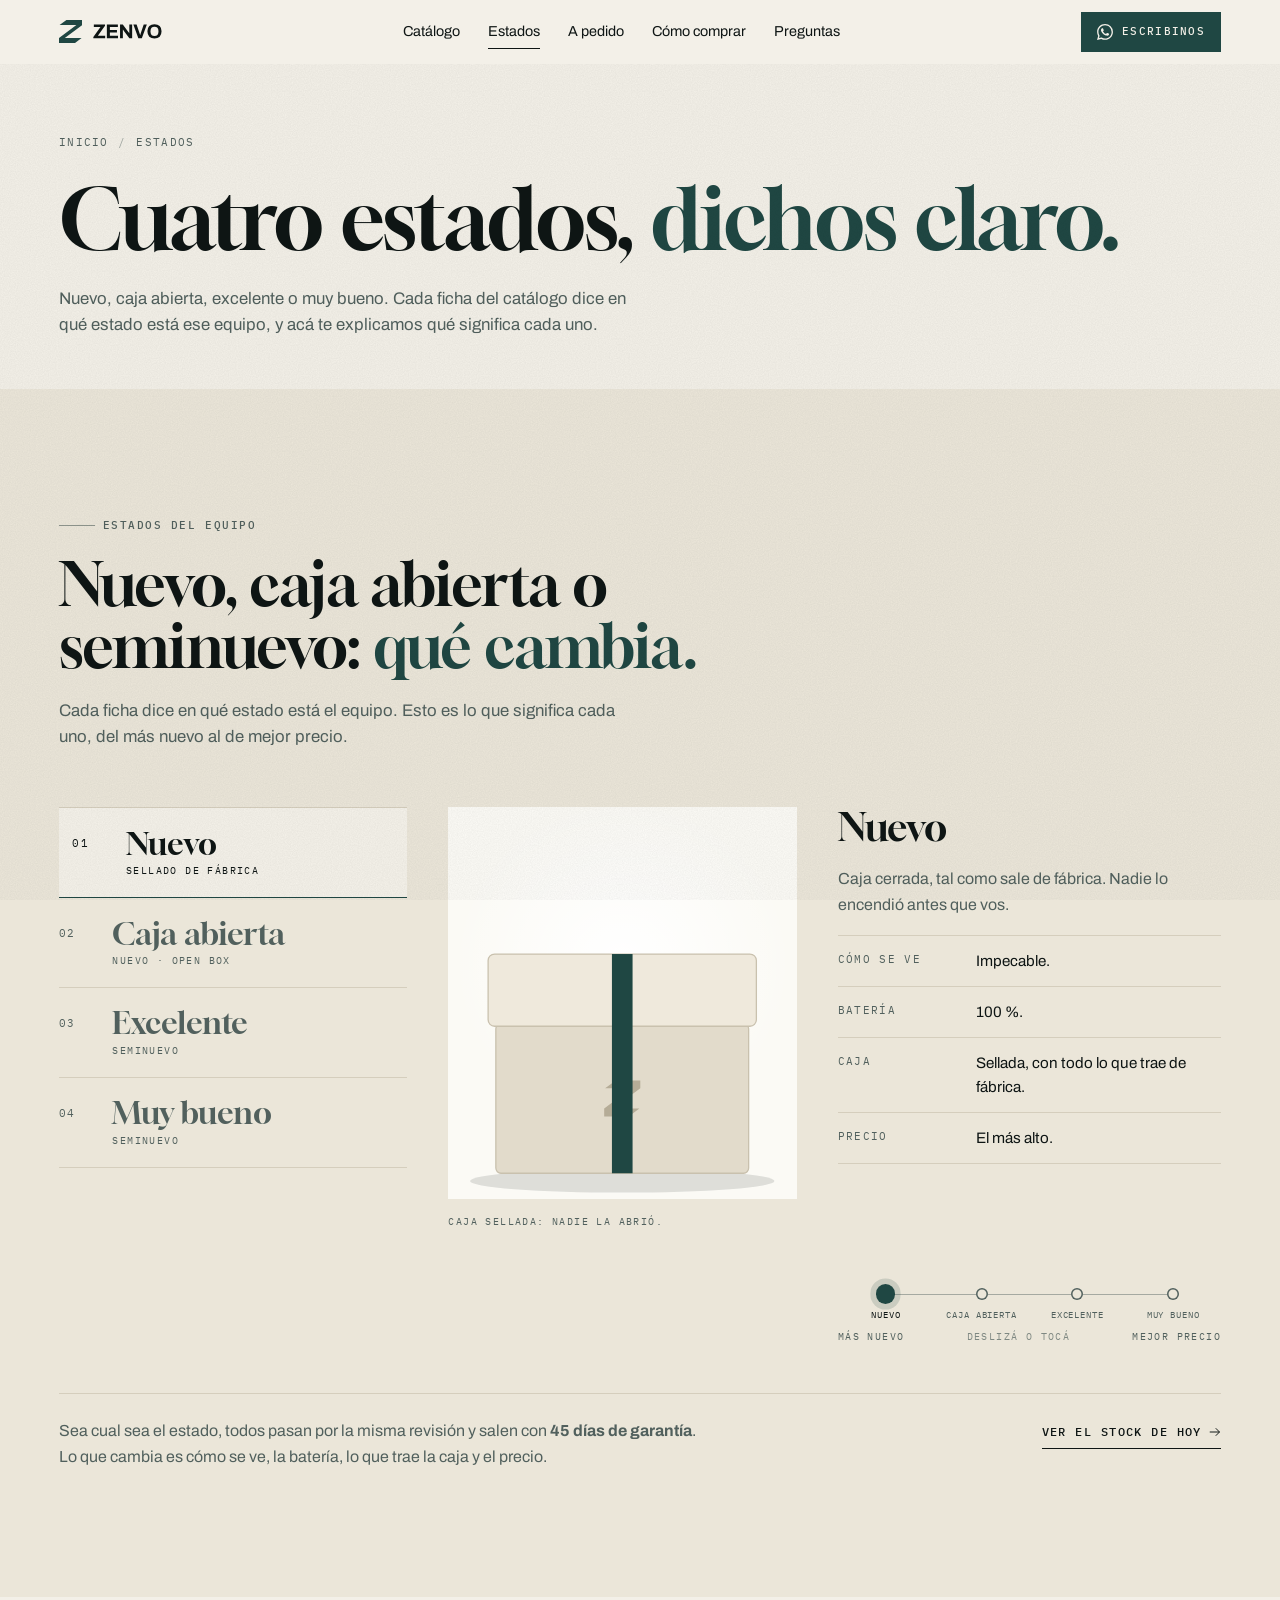
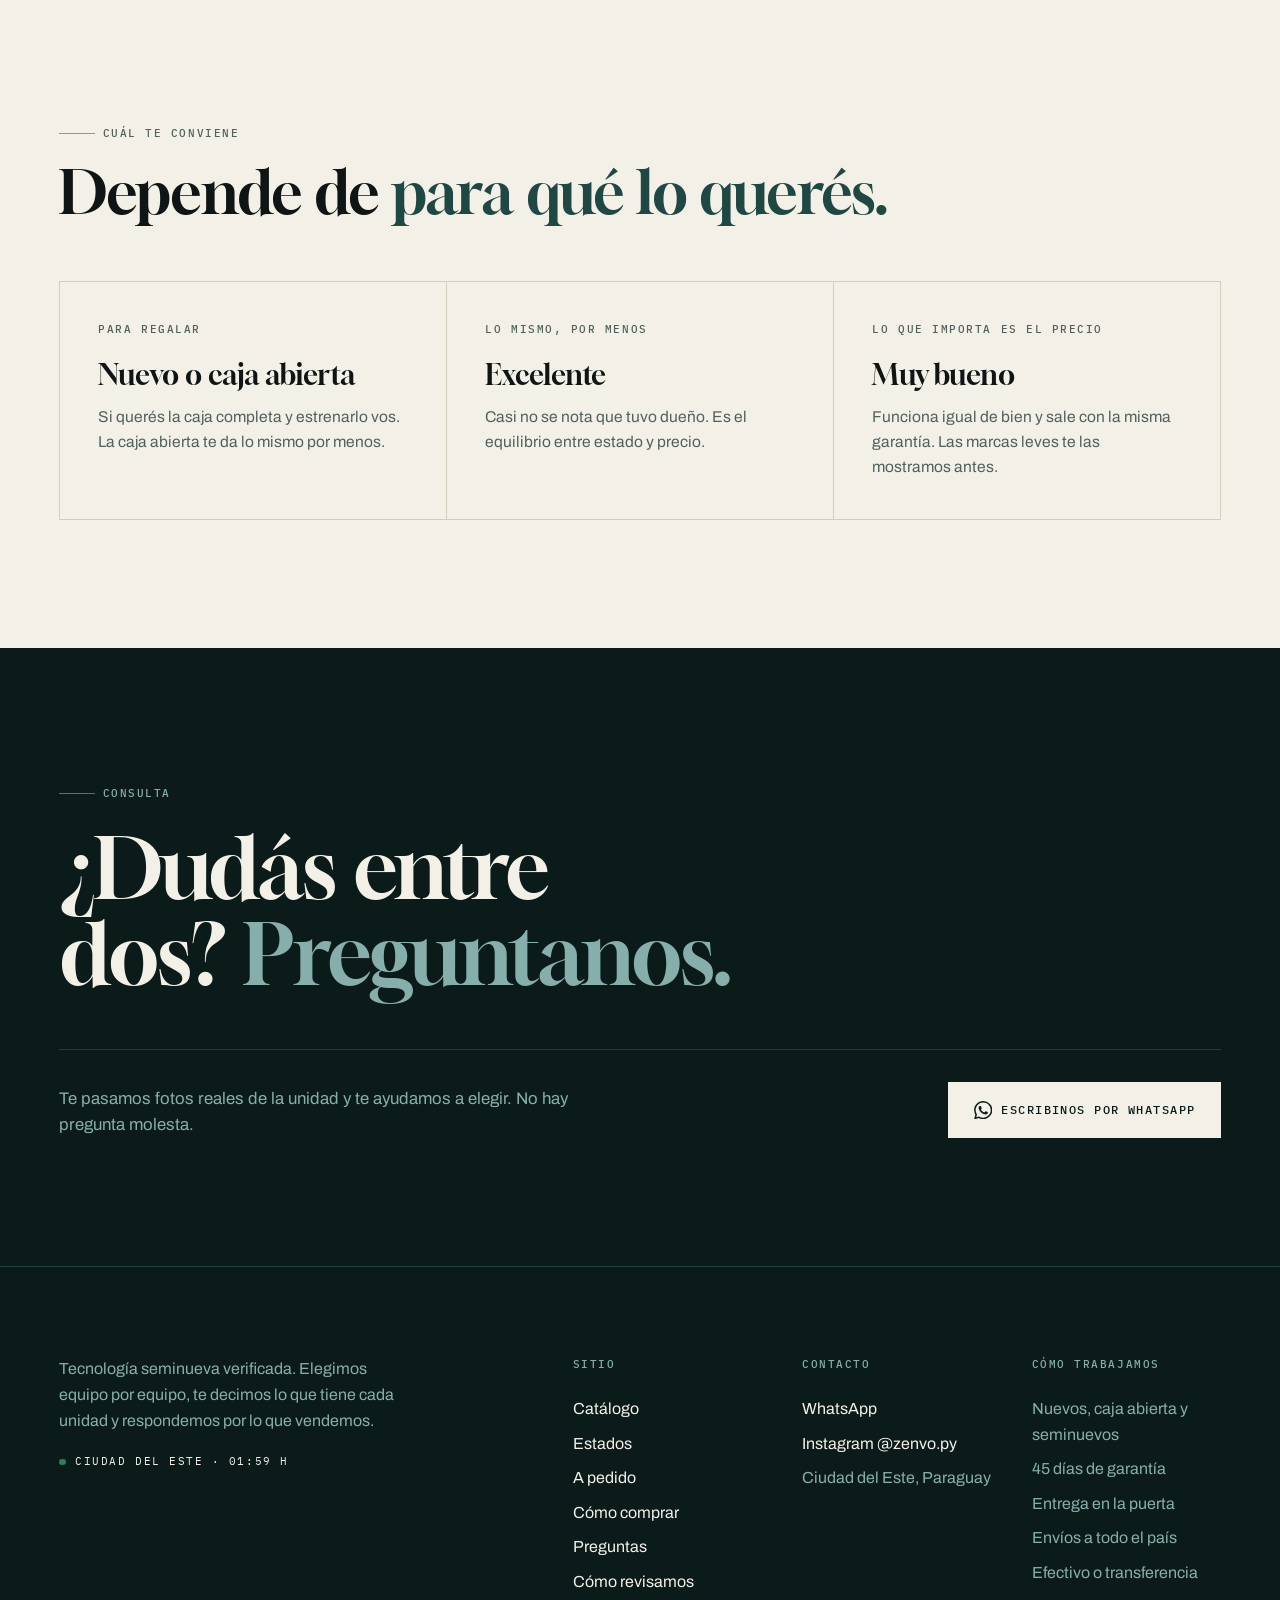
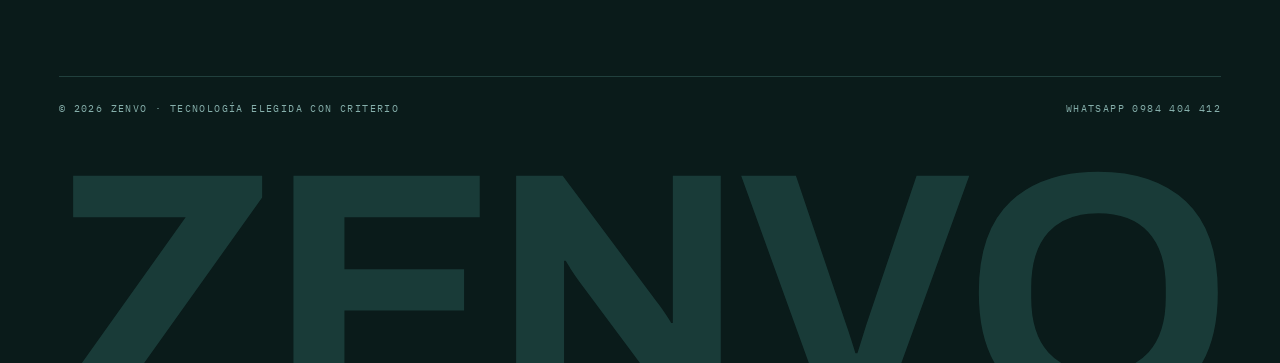
<file: estados.html>
<!doctype html>
<html lang="es-PY">
<head>
<meta charset="utf-8">
<meta name="viewport" content="width=device-width, initial-scale=1">
<title>Nuevo, caja abierta o seminuevo: qué significa cada estado | ZENVO</title>
<meta name="description" content="Qué cambia entre un equipo nuevo, caja abierta (open box), seminuevo excelente y muy bueno: cómo se ve, la batería, lo que trae la caja y el precio.">
<meta name="theme-color" content="#F3F0E8">
<meta name="format-detection" content="telephone=no">
<link rel="icon" href="assets/img/favicon.svg" type="image/svg+xml">
<link rel="apple-touch-icon" href="assets/img/apple-touch-icon.png">
<meta property="og:type" content="website">
<meta property="og:site_name" content="ZENVO">
<meta property="og:locale" content="es_PY">
<meta property="og:title" content="Nuevo, caja abierta o seminuevo: qué significa cada estado | ZENVO">
<meta property="og:description" content="Qué cambia entre un equipo nuevo, caja abierta (open box), seminuevo excelente y muy bueno: cómo se ve, la batería, lo que trae la caja y el precio.">
<meta property="og:image" content="assets/img/og/zenvo-og.jpg">
<meta name="twitter:card" content="summary_large_image">
<link rel="preconnect" href="https://fonts.googleapis.com">
<link rel="preconnect" href="https://fonts.gstatic.com" crossorigin>
<link href="https://fonts.googleapis.com/css2?family=Archivo:wght@400;500;600&family=Gloock&family=IBM+Plex+Mono:wght@400;500&display=swap" rel="stylesheet">
<link rel="stylesheet" href="assets/css/zenvo.css">
<script>(function(h){h.classList.add("js");try{if(!sessionStorage.getItem("zenvo:telon")){sessionStorage.setItem("zenvo:telon","1");h.classList.add("con-telon")}}catch(e){}})(document.documentElement)</script>
</head>
<body data-pagina="estados">
<a class="saltar" href="#contenido">Saltar al contenido</a>
<main id="contenido">
<section class="encabezado contenedor">
  <nav class="migas" aria-label="Estás en"><a href="index.html">Inicio</a><span aria-hidden="true">/</span><span>Estados</span></nav>
  <h1 class="titular" data-titulo>Cuatro estados, <em>dichos claro.</em></h1>
  <p class="bajada" data-aparece>Nuevo, caja abierta, excelente o muy bueno. Cada ficha del catálogo dice en qué estado está ese equipo, y acá te explicamos qué significa cada uno.</p>
</section>
<section class="seccion arena estados" id="estados" data-estados data-nivel="0">
  <div class="contenedor">
    <div class="cabeza">
      <div class="cabeza__texto">
        <span class="rotulo rotulo--linea" data-aparece>Estados del equipo</span>
        <h2 class="titulo" data-titulo>Nuevo, caja abierta o seminuevo: <em>qué cambia.</em></h2>
        <p class="bajada" data-aparece>Cada ficha dice en qué estado está el equipo. Esto es lo que significa cada uno, del más nuevo al de mejor precio.</p>
      </div>
    </div>
    <div class="estados__grilla" data-aparece>
      <div class="estados__lista" role="tablist" aria-label="Estados del equipo"><button class="estado-tab" type="button" role="tab" id="tab-nuevo" aria-controls="panel-nuevo" aria-selected="true" data-pie="Caja sellada: nadie la abrió."><span class="n">01</span><span class="nom">Nuevo</span><small>Sellado de fábrica</small></button><button class="estado-tab" type="button" role="tab" id="tab-caja-abierta" aria-controls="panel-caja-abierta" aria-selected="false" data-pie="Se abrió la caja; el equipo casi no se usó."><span class="n">02</span><span class="nom">Caja abierta</span><small>Nuevo · open box</small></button><button class="estado-tab" type="button" role="tab" id="tab-excelente" aria-controls="panel-excelente" aria-selected="false" data-pie="Una marca muy leve, y te la mostramos."><span class="n">03</span><span class="nom">Excelente</span><small>Seminuevo</small></button><button class="estado-tab" type="button" role="tab" id="tab-muy-bueno" aria-controls="panel-muy-bueno" aria-selected="false" data-pie="Marcas leves: te las señalamos en las fotos."><span class="n">04</span><span class="nom">Muy bueno</span><small>Seminuevo</small></button></div>
      <div class="estados__escena">
        <div class="estados__marco"><svg class="ilu" viewBox="28 46 264 304" aria-hidden="true">
  <defs><linearGradient id="ilu-g" x1="0" y1="0" x2="1" y2="1"><stop offset="0" stop-color="#2D5A55"/><stop offset="1" stop-color="#0A1B1A"/></linearGradient></defs>
  <ellipse class="ilu-sombra" cx="160" cy="336" rx="118" ry="9"/>
  <g class="ilu-caja"><rect class="ilu-caja-fondo" x="62" y="176" width="196" height="154" rx="4"/></g>
  <g class="ilu-tel">
    <rect class="ilu-cuerpo" x="112" y="92" width="96" height="206" rx="18"/>
    <rect class="ilu-pantalla" x="118" y="98" width="84" height="194" rx="13"/>
    <circle class="ilu-cam" cx="160" cy="111" r="3.2"/>
    <path class="ilu-reflejo" d="M124 128 L156 104 L166 104 L128 136Z"/>
    <g class="ilu-marca m1"><path d="M113 150 l3 9"/><circle cx="114.5" cy="154.5" r="16"/></g>
    <g class="ilu-marca m2"><path d="M204 246 l3 -7 M202 253 l3 -6"/><circle cx="204" cy="248" r="16"/></g>
    <g class="ilu-marca m3"><path d="M143 291 l10 4 M156 292 l6 1"/><circle cx="153" cy="292" r="16"/></g>
  </g>
  <g class="ilu-caja"><rect class="ilu-caja-frente" x="62" y="214" width="196" height="116" rx="4"/>
    <path class="ilu-caja-logo" transform="translate(146 258) scale(.14)" d="M5.07 44H150L0 156v44h136l58.93-44H50L200 44V0H64L5.07 44Z"/></g>
  <g class="ilu-tapa"><rect x="56" y="160" width="208" height="56" rx="5"/></g>
  <rect class="ilu-sello" x="152" y="160" width="16" height="170"/>
</svg></div>
        <p class="estados__pie" aria-live="polite">Caja sellada: nadie la abrió.</p>
      </div>
      <div>
        <div class="estados__detalle"><div class="estado-panel is-activo" role="tabpanel" id="panel-nuevo" aria-labelledby="tab-nuevo"><h3 id="nuevo">Nuevo</h3><p>Caja cerrada, tal como sale de fábrica. Nadie lo encendió antes que vos.</p><dl><div><dt>Cómo se ve</dt><dd>Impecable.</dd></div><div><dt>Batería</dt><dd>100 %.</dd></div><div><dt>Caja</dt><dd>Sellada, con todo lo que trae de fábrica.</dd></div><div><dt>Precio</dt><dd>El más alto.</dd></div></dl></div><div class="estado-panel" role="tabpanel" id="panel-caja-abierta" aria-labelledby="tab-caja-abierta"><h3 id="caja-abierta">Caja abierta</h3><p>Es un equipo nuevo cuya caja ya se abrió: una devolución o una unidad de exhibición. Lo revisamos igual que todo lo demás.</p><dl><div><dt>Cómo se ve</dt><dd>Impecable o con detalles casi invisibles. Si hay alguno, te lo decimos antes.</dd></div><div><dt>Batería</dt><dd>Al 100 % o muy cerca: te pasamos el dato.</dd></div><div><dt>Caja</dt><dd>Puede faltar algún accesorio o el plástico. Lo aclara cada ficha.</dd></div><div><dt>Precio</dt><dd>Menos que el nuevo.</dd></div></dl></div><div class="estado-panel" role="tabpanel" id="panel-excelente" aria-labelledby="tab-excelente"><h3 id="excelente">Excelente</h3><p>Tuvo un dueño anterior y casi no se nota. Si tiene alguna marca muy leve, te la mostramos en fotos.</p><dl><div><dt>Cómo se ve</dt><dd>Sin marcas a simple vista. De cerca, alguna muy leve.</dd></div><div><dt>Batería</dt><dd>Te pasamos el porcentaje exacto y los ciclos.</dd></div><div><dt>Caja</dt><dd>Según la unidad: lo dice cada ficha.</dd></div><div><dt>Precio</dt><dd>Bastante menos que el nuevo.</dd></div></dl></div><div class="estado-panel" role="tabpanel" id="panel-muy-bueno" aria-labelledby="tab-muy-bueno"><h3 id="muy-bueno">Muy bueno</h3><p>Uso normal y cuidado. Tiene marcas leves de uso, que te mostramos en fotos antes de que decidas.</p><dl><div><dt>Cómo se ve</dt><dd>Marcas leves de uso, visibles de cerca.</dd></div><div><dt>Batería</dt><dd>Te pasamos el porcentaje exacto y los ciclos.</dd></div><div><dt>Caja</dt><dd>Según la unidad: lo dice cada ficha.</dd></div><div><dt>Precio</dt><dd>El más conveniente.</dd></div></dl></div></div>
        <div class="escala" role="group" aria-label="Elegí un estado en la escala">
          <div class="escala__linea"><button class="escala__punto" type="button" aria-label="Nuevo" aria-pressed="true"><span>Nuevo</span></button><button class="escala__punto" type="button" aria-label="Caja abierta" aria-pressed="false"><span>Caja abierta</span></button><button class="escala__punto" type="button" aria-label="Excelente" aria-pressed="false"><span>Excelente</span></button><button class="escala__punto" type="button" aria-label="Muy bueno" aria-pressed="false"><span>Muy bueno</span></button><span class="escala__marca" aria-hidden="true"></span></div>
          <div class="escala__txt" aria-hidden="true"><span>Más nuevo</span><span>Deslizá o tocá</span><span>Mejor precio</span></div>
        </div>
      </div>
    </div>
    <div class="estados__nota" data-aparece>
      <p>Sea cual sea el estado, todos pasan por la misma revisión y salen con <strong>45 días de garantía</strong>. Lo que cambia es cómo se ve, la batería, lo que trae la caja y el precio.</p>
      <a class="enlace" href="catalogo.html">Ver el stock de hoy <svg class="flecha" viewBox="0 0 16 16" fill="none" stroke="currentColor" stroke-width="1.3" aria-hidden="true"><path d="M1 8h13M9 3l5 5-5 5"/></svg></a>
    </div>
  </div>
</section>
<section class="seccion">
  <div class="contenedor">
    <div class="cabeza"><div class="cabeza__texto">
      <span class="rotulo rotulo--linea" data-aparece>Cuál te conviene</span>
      <h2 class="titulo" data-titulo>Depende de <em>para qué lo querés.</em></h2>
    </div></div>
    <div class="trio" data-aparece>
      <div><span class="rotulo">Para regalar</span><h3>Nuevo o caja abierta</h3><p>Si querés la caja completa y estrenarlo vos. La caja abierta te da lo mismo por menos.</p></div>
      <div><span class="rotulo">Lo mismo, por menos</span><h3>Excelente</h3><p>Casi no se nota que tuvo dueño. Es el equilibrio entre estado y precio.</p></div>
      <div><span class="rotulo">Lo que importa es el precio</span><h3>Muy bueno</h3><p>Funciona igual de bien y sale con la misma garantía. Las marcas leves te las mostramos antes.</p></div>
    </div>
  </div>
</section>
<section class="seccion oscuro cierre">
  <div class="contenedor">
    <span class="rotulo rotulo--linea" data-aparece>Consulta</span>
    <h2 class="titular" data-titulo style="margin-top:1.5rem">¿Dudás entre dos? <em>Preguntanos.</em></h2>
    <div class="cierre__fila" data-aparece>
      <p class="bajada">Te pasamos fotos reales de la unidad y te ayudamos a elegir. No hay pregunta molesta.</p>
      <a class="btn btn--claro" data-wa="Hola ZENVO, quiero que me ayuden a elegir entre dos estados de un equipo." href="https://wa.me/message/NHKRSJO43PKEA1" target="_blank" rel="noopener"><svg viewBox="0 0 24 24" fill="currentColor" aria-hidden="true"><path d="M17.472 14.382c-.297-.149-1.758-.867-2.03-.967-.273-.099-.471-.148-.67.15-.197.297-.767.966-.94 1.164-.173.199-.347.223-.644.075-.297-.15-1.255-.463-2.39-1.475-.883-.788-1.48-1.761-1.653-2.059-.173-.297-.018-.458.13-.606.134-.133.298-.347.446-.52.149-.174.198-.298.298-.497.099-.198.05-.371-.025-.52-.075-.149-.669-1.612-.916-2.207-.242-.579-.487-.5-.669-.51-.173-.008-.371-.01-.57-.01-.198 0-.52.074-.792.372-.272.297-1.04 1.016-1.04 2.479 0 1.462 1.065 2.875 1.213 3.074.149.198 2.096 3.2 5.077 4.487.709.306 1.262.489 1.694.625.712.227 1.36.195 1.871.118.571-.085 1.758-.719 2.006-1.413.248-.694.248-1.289.173-1.413-.074-.124-.272-.198-.57-.347m-5.421 7.403h-.004a9.87 9.87 0 01-5.031-1.378l-.361-.214-3.741.982.998-3.648-.235-.374a9.86 9.86 0 01-1.51-5.26c.001-5.45 4.436-9.884 9.888-9.884 2.64 0 5.122 1.03 6.988 2.898a9.825 9.825 0 012.893 6.994c-.003 5.45-4.437 9.884-9.885 9.884m8.413-18.297A11.815 11.815 0 0012.05 0C5.495 0 .16 5.335.157 11.892c0 2.096.547 4.142 1.588 5.945L.057 24l6.305-1.654a11.882 11.882 0 005.683 1.448h.005c6.554 0 11.89-5.335 11.893-11.893a11.821 11.821 0 00-3.48-8.413z"/></svg>Escribinos por WhatsApp</a>
    </div>
  </div>
</section>
</main>
<script src="assets/js/config.js"></script>
<script src="assets/js/zenvo.js" defer onerror="document.documentElement.classList.remove('js')"></script>
</body>
</html>
</file>
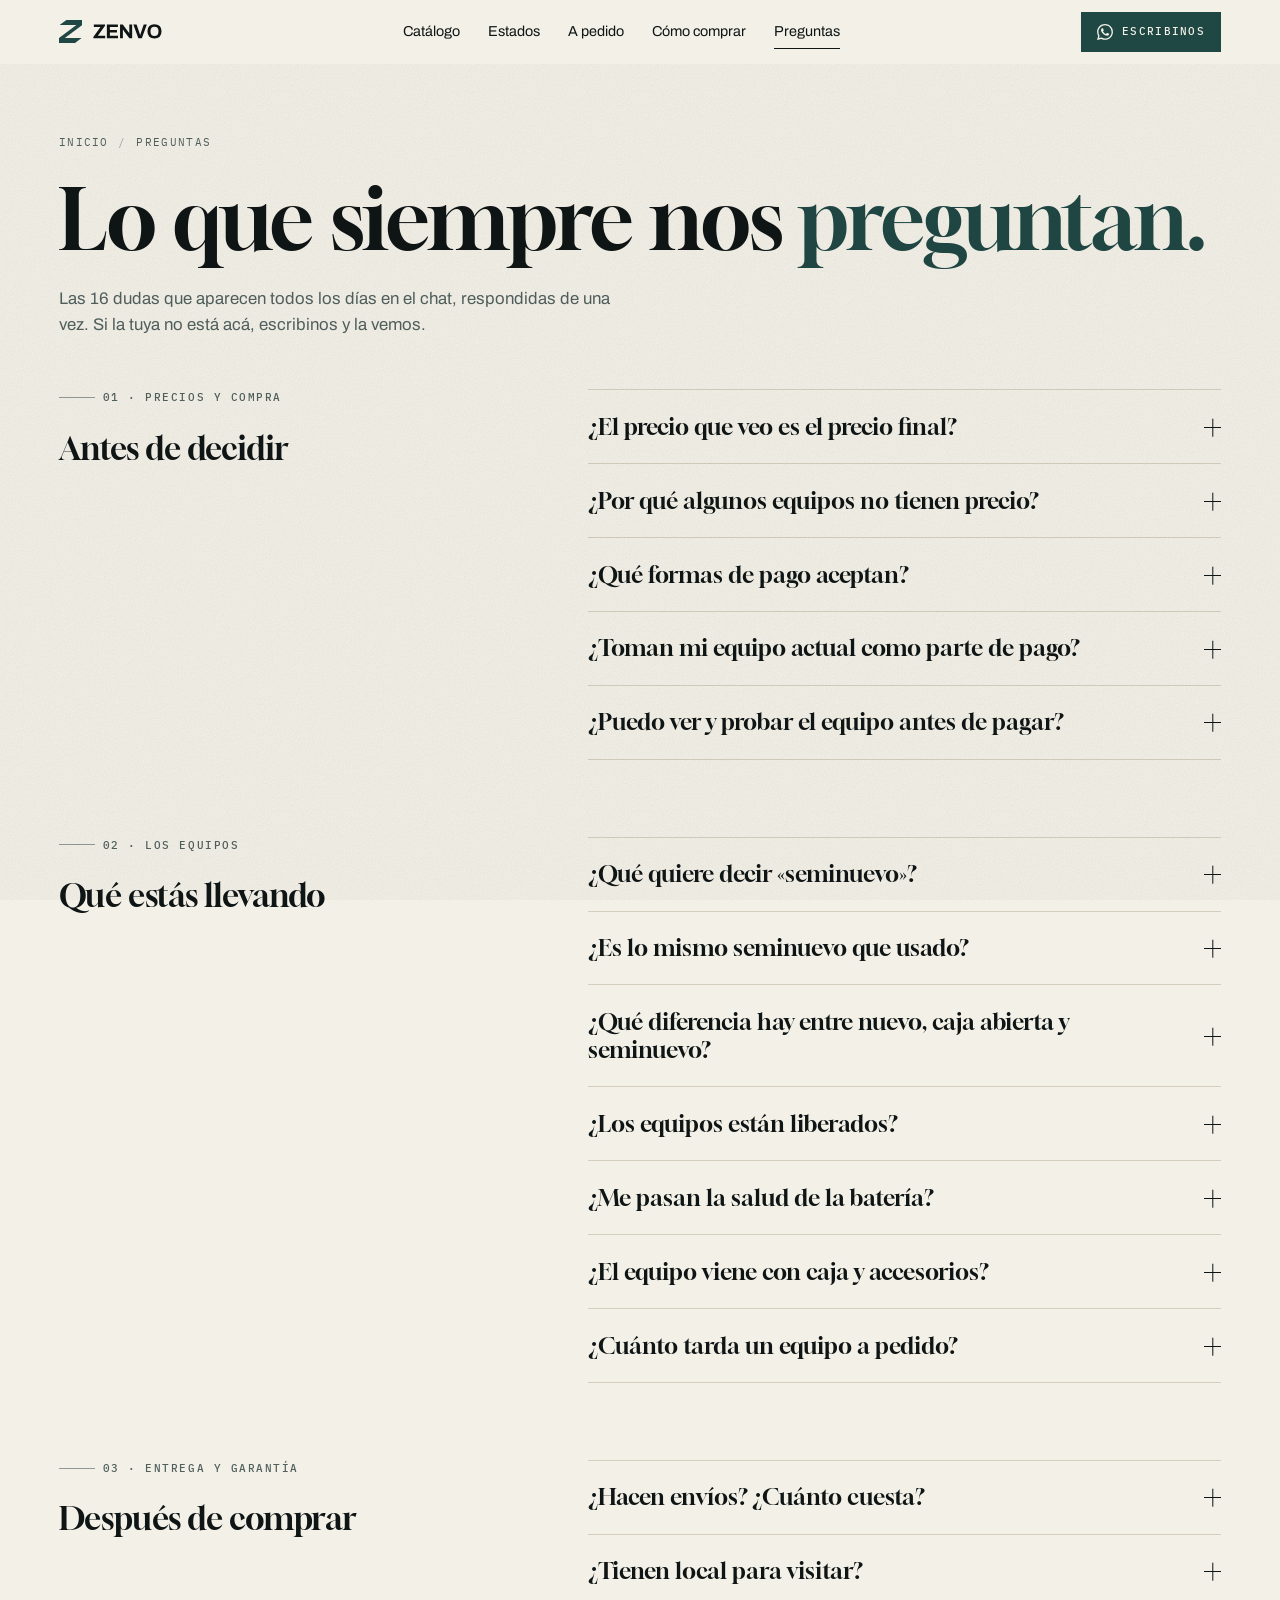
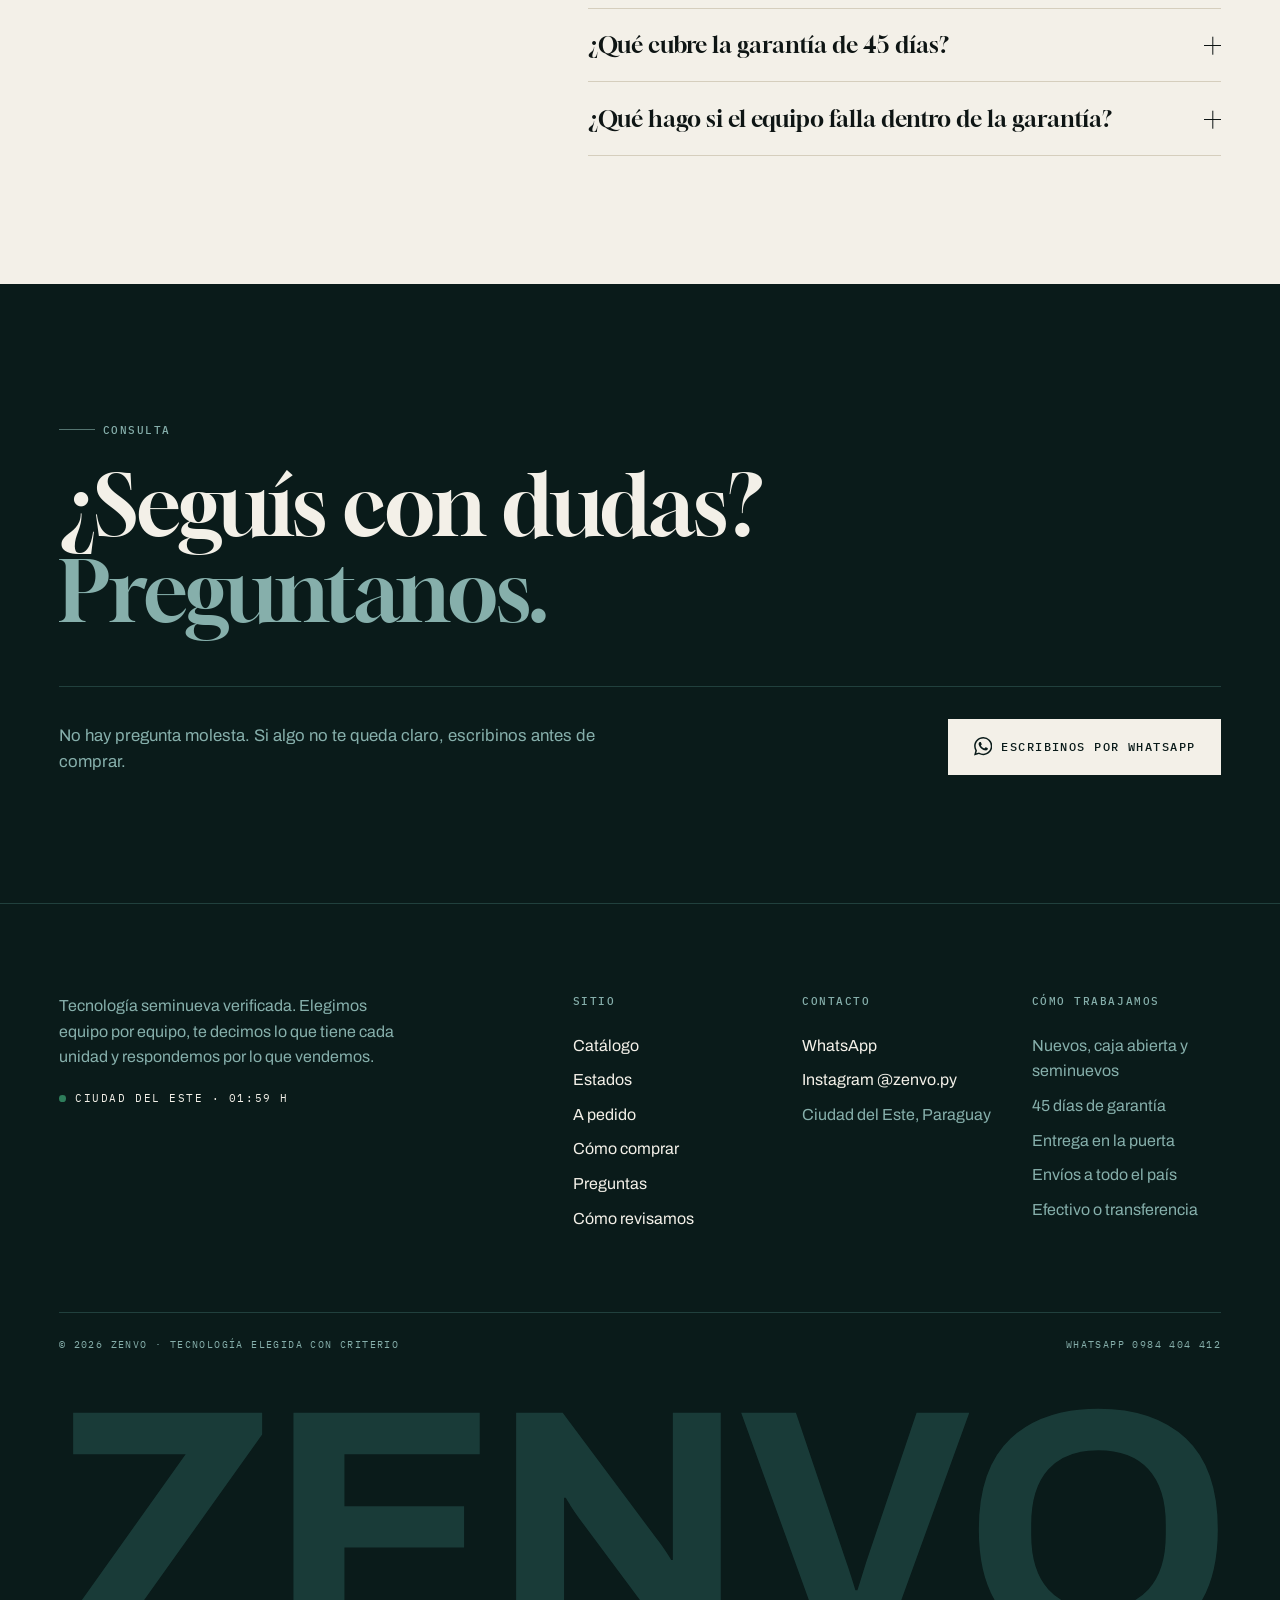
<file: preguntas.html>
<!doctype html>
<html lang="es-PY">
<head>
<meta charset="utf-8">
<meta name="viewport" content="width=device-width, initial-scale=1">
<title>Preguntas frecuentes sobre equipos seminuevos | ZENVO Paraguay</title>
<meta name="description" content="Precios, formas de pago, garantía de 45 días, envíos a todo Paraguay y qué significa seminuevo. Las respuestas a lo que siempre nos preguntan.">
<meta name="theme-color" content="#F3F0E8">
<meta name="format-detection" content="telephone=no">
<link rel="icon" href="assets/img/favicon.svg" type="image/svg+xml">
<link rel="apple-touch-icon" href="assets/img/apple-touch-icon.png">
<meta property="og:type" content="website">
<meta property="og:site_name" content="ZENVO">
<meta property="og:locale" content="es_PY">
<meta property="og:title" content="Preguntas frecuentes sobre equipos seminuevos | ZENVO Paraguay">
<meta property="og:description" content="Precios, formas de pago, garantía de 45 días, envíos a todo Paraguay y qué significa seminuevo. Las respuestas a lo que siempre nos preguntan.">
<meta property="og:image" content="assets/img/og/zenvo-og.jpg">
<meta name="twitter:card" content="summary_large_image">
<link rel="preconnect" href="https://fonts.googleapis.com">
<link rel="preconnect" href="https://fonts.gstatic.com" crossorigin>
<link href="https://fonts.googleapis.com/css2?family=Archivo:wght@400;500;600&family=Gloock&family=IBM+Plex+Mono:wght@400;500&display=swap" rel="stylesheet">
<link rel="stylesheet" href="assets/css/zenvo.css">
<script>(function(h){h.classList.add("js");try{if(!sessionStorage.getItem("zenvo:telon")){sessionStorage.setItem("zenvo:telon","1");h.classList.add("con-telon")}}catch(e){}})(document.documentElement)</script>
<script type="application/ld+json">{"@context": "https://schema.org", "@type": "FAQPage", "mainEntity": [{"@type": "Question", "name": "¿El precio que veo es el precio final?", "acceptedAnswer": {"@type": "Answer", "text": "Es el punto de partida, no el precio cerrado. Por eso dice «desde». Cada unidad es distinta: cambia la salud de batería, el estado físico y lo que incluye. Escribinos por el equipo que te interesa y te pasamos el valor exacto de esa unidad."}}, {"@type": "Question", "name": "¿Por qué algunos equipos no tienen precio?", "acceptedAnswer": {"@type": "Answer", "text": "Porque el valor depende de la unidad o todavía lo estamos definiendo. En esos casos dice «Consultá disponibilidad»: escribinos y te lo pasamos al momento."}}, {"@type": "Question", "name": "¿Qué formas de pago aceptan?", "acceptedAnswer": {"@type": "Answer", "text": "Efectivo y transferencia bancaria. El pago es de contado. Los detalles los coordinamos por WhatsApp antes de cerrar la operación."}}, {"@type": "Question", "name": "¿Toman mi equipo actual como parte de pago?", "acceptedAnswer": {"@type": "Answer", "text": "Por ahora no. En ZENVO solo vendemos. Es algo que puede cambiar más adelante. Si te interesa, preguntanos igual y te decimos cómo estamos en ese momento."}}, {"@type": "Question", "name": "¿Puedo ver y probar el equipo antes de pagar?", "acceptedAnswer": {"@type": "Answer", "text": "Sí, cuando la entrega es en persona en Ciudad del Este. Lo revisás con nosotros, probás lo que quieras y recién ahí cerramos."}}, {"@type": "Question", "name": "¿Qué quiere decir «seminuevo»?", "acceptedAnswer": {"@type": "Answer", "text": "Es un equipo que ya tuvo un dueño anterior y que revisamos uno por uno antes de que entre al stock. No viene en caja sellada, pero tampoco es un equipo del que no sabés nada: pasó por los 22 puntos de control y te decimos exactamente en qué estado está, con fotos reales de esa unidad."}}, {"@type": "Question", "name": "¿Es lo mismo seminuevo que usado?", "acceptedAnswer": {"@type": "Answer", "text": "Mucha gente los llama así. Nosotros decimos seminuevo porque la diferencia no está en la palabra: está en el proceso. Comprar a ciegas es no saber cuántos ciclos tiene la batería, ni si el equipo está liberado, ni a quién reclamarle si falla a la semana. Un seminuevo de ZENVO pasó por 22 puntos de control y sale con 45 días de garantía y comprobante. El equipo tuvo un dueño anterior, sí. Lo que cambia es que acá sabés exactamente qué estás llevando antes de pagar."}}, {"@type": "Question", "name": "¿Qué diferencia hay entre nuevo, caja abierta y seminuevo?", "acceptedAnswer": {"@type": "Answer", "text": "Nuevo viene sellado de fábrica. Caja abierta es un equipo nuevo cuya caja ya se abrió. Seminuevo tuvo un dueño anterior y, según cómo se ve, lo clasificamos como Excelente o Muy bueno. Todos pasan la misma revisión y salen con 45 días de garantía. Lo explicamos con detalle en la sección Estados."}}, {"@type": "Question", "name": "¿Los equipos están liberados?", "acceptedAnswer": {"@type": "Answer", "text": "Sí. La liberación es uno de los 22 puntos de control. Antes de que un equipo entre al stock verificamos que esté liberado de operador, que la cuenta de iCloud o Google esté completamente desvinculada, y consultamos el reporte por robo o extravío."}}, {"@type": "Question", "name": "¿Me pasan la salud de la batería?", "acceptedAnswer": {"@type": "Answer", "text": "Siempre. Medimos la salud en porcentaje y los ciclos de carga acumulados, y te pasamos el dato exacto de la unidad por la que consultás antes de que decidas. Acá no hay opinión, hay números."}}, {"@type": "Question", "name": "¿El equipo viene con caja y accesorios?", "acceptedAnswer": {"@type": "Answer", "text": "Varía según la unidad. En la ficha de cada equipo está la lista de lo que incluye, y te lo confirmamos por mensaje antes de cerrar."}}, {"@type": "Question", "name": "¿Cuánto tarda un equipo a pedido?", "acceptedAnswer": {"@type": "Answer", "text": "Entre 8 y 15 días desde que confirmás el pedido. Antes de que decidas te pasamos el precio, el plazo y la seña. Cuando el equipo llega, pasa por los mismos 22 puntos de control que cualquier equipo del stock."}}, {"@type": "Question", "name": "¿Hacen envíos? ¿Cuánto cuesta?", "acceptedAnswer": {"@type": "Answer", "text": "Enviamos a todo Paraguay. El costo depende de la ciudad y se acuerda antes de despachar, así que no hay sorpresas. Te pasamos el seguimiento para que sigas el paquete hasta que lo tengas."}}, {"@type": "Question", "name": "¿Tienen local para visitar?", "acceptedAnswer": {"@type": "Answer", "text": "Por ahora no. ZENVO funciona online: coordinamos todo por WhatsApp y te llevamos el equipo a la puerta en Ciudad del Este. Si estás en otra ciudad, te lo enviamos."}}, {"@type": "Question", "name": "¿Qué cubre la garantía de 45 días?", "acceptedAnswer": {"@type": "Answer", "text": "Cubre fallas de fábrica durante 45 días desde el día de la entrega. No cubre golpes, caídas, pantallas rotas, daños por líquidos, reparaciones hechas por terceros ni el desgaste normal de la batería con el uso. Cada venta sale con un comprobante donde figuran el equipo, el IMEI o número de serie y la fecha de entrega. Ese papel es tu garantía."}}, {"@type": "Question", "name": "¿Qué hago si el equipo falla dentro de la garantía?", "acceptedAnswer": {"@type": "Answer", "text": "Escribinos por WhatsApp y contanos qué pasa. Si es una falla de fábrica dentro de los 45 días, lo resolvemos."}}]}</script>
</head>
<body data-pagina="preguntas">
<a class="saltar" href="#contenido">Saltar al contenido</a>
<main id="contenido">
<section class="encabezado contenedor">
  <nav class="migas" aria-label="Estás en"><a href="index.html">Inicio</a><span aria-hidden="true">/</span><span>Preguntas</span></nav>
  <h1 class="titular" data-titulo>Lo que siempre nos <em>preguntan.</em></h1>
  <p class="bajada" data-aparece>Las 16 dudas que aparecen todos los días en el chat, respondidas de una vez. Si la tuya no está acá, escribinos y la vemos.</p>
</section>
<div class="contenedor" style="padding-bottom:var(--aire)"><section class="dos grupo-preguntas">
      <div class="pila fija"><span class="rotulo rotulo--linea">01 · Precios y compra</span><h2 class="subtitulo" data-titulo>Antes de decidir</h2></div>
      <div class="preguntas" data-aparece><div class="pregunta"><button class="pregunta__q" type="button"><span>¿El precio que veo es el precio final?</span><i aria-hidden="true"></i></button><div class="pregunta__r"><div><p>Es el punto de partida, no el precio cerrado. Por eso dice «desde».</p><p>Cada unidad es distinta: cambia la salud de batería, el estado físico y lo que incluye. Escribinos por el equipo que te interesa y te pasamos el valor exacto de esa unidad.</p></div></div></div><div class="pregunta"><button class="pregunta__q" type="button"><span>¿Por qué algunos equipos no tienen precio?</span><i aria-hidden="true"></i></button><div class="pregunta__r"><div><p>Porque el valor depende de la unidad o todavía lo estamos definiendo. En esos casos dice «Consultá disponibilidad»: escribinos y te lo pasamos al momento.</p></div></div></div><div class="pregunta"><button class="pregunta__q" type="button"><span>¿Qué formas de pago aceptan?</span><i aria-hidden="true"></i></button><div class="pregunta__r"><div><p>Efectivo y transferencia bancaria. El pago es de contado.</p><p>Los detalles los coordinamos por WhatsApp antes de cerrar la operación.</p></div></div></div><div class="pregunta"><button class="pregunta__q" type="button"><span>¿Toman mi equipo actual como parte de pago?</span><i aria-hidden="true"></i></button><div class="pregunta__r"><div><p>Por ahora no. En ZENVO solo vendemos.</p><p>Es algo que puede cambiar más adelante. Si te interesa, preguntanos igual y te decimos cómo estamos en ese momento.</p></div></div></div><div class="pregunta"><button class="pregunta__q" type="button"><span>¿Puedo ver y probar el equipo antes de pagar?</span><i aria-hidden="true"></i></button><div class="pregunta__r"><div><p>Sí, cuando la entrega es en persona en Ciudad del Este. Lo revisás con nosotros, probás lo que quieras y recién ahí cerramos.</p></div></div></div></div>
    </section><section class="dos grupo-preguntas">
      <div class="pila fija"><span class="rotulo rotulo--linea">02 · Los equipos</span><h2 class="subtitulo" data-titulo>Qué estás llevando</h2></div>
      <div class="preguntas" data-aparece><div class="pregunta"><button class="pregunta__q" type="button"><span>¿Qué quiere decir «seminuevo»?</span><i aria-hidden="true"></i></button><div class="pregunta__r"><div><p>Es un equipo que ya tuvo un dueño anterior y que revisamos uno por uno antes de que entre al stock.</p><p>No viene en caja sellada, pero tampoco es un equipo del que no sabés nada: pasó por los 22 puntos de control y te decimos exactamente en qué estado está, con fotos reales de esa unidad.</p></div></div></div><div class="pregunta"><button class="pregunta__q" type="button"><span>¿Es lo mismo seminuevo que usado?</span><i aria-hidden="true"></i></button><div class="pregunta__r"><div><p>Mucha gente los llama así. Nosotros decimos seminuevo porque la diferencia no está en la palabra: está en el proceso.</p><p>Comprar a ciegas es no saber cuántos ciclos tiene la batería, ni si el equipo está liberado, ni a quién reclamarle si falla a la semana. Un seminuevo de ZENVO pasó por 22 puntos de control y sale con 45 días de garantía y comprobante.</p><p>El equipo tuvo un dueño anterior, sí. Lo que cambia es que acá sabés exactamente qué estás llevando antes de pagar.</p></div></div></div><div class="pregunta"><button class="pregunta__q" type="button"><span>¿Qué diferencia hay entre nuevo, caja abierta y seminuevo?</span><i aria-hidden="true"></i></button><div class="pregunta__r"><div><p>Nuevo viene sellado de fábrica. Caja abierta es un equipo nuevo cuya caja ya se abrió. Seminuevo tuvo un dueño anterior y, según cómo se ve, lo clasificamos como Excelente o Muy bueno.</p><p>Todos pasan la misma revisión y salen con 45 días de garantía. Lo explicamos con detalle en la sección Estados.</p></div></div></div><div class="pregunta"><button class="pregunta__q" type="button"><span>¿Los equipos están liberados?</span><i aria-hidden="true"></i></button><div class="pregunta__r"><div><p>Sí. La liberación es uno de los 22 puntos de control.</p><p>Antes de que un equipo entre al stock verificamos que esté liberado de operador, que la cuenta de iCloud o Google esté completamente desvinculada, y consultamos el reporte por robo o extravío.</p></div></div></div><div class="pregunta"><button class="pregunta__q" type="button"><span>¿Me pasan la salud de la batería?</span><i aria-hidden="true"></i></button><div class="pregunta__r"><div><p>Siempre. Medimos la salud en porcentaje y los ciclos de carga acumulados, y te pasamos el dato exacto de la unidad por la que consultás antes de que decidas.</p><p>Acá no hay opinión, hay números.</p></div></div></div><div class="pregunta"><button class="pregunta__q" type="button"><span>¿El equipo viene con caja y accesorios?</span><i aria-hidden="true"></i></button><div class="pregunta__r"><div><p>Varía según la unidad. En la ficha de cada equipo está la lista de lo que incluye, y te lo confirmamos por mensaje antes de cerrar.</p></div></div></div><div class="pregunta"><button class="pregunta__q" type="button"><span>¿Cuánto tarda un equipo a pedido?</span><i aria-hidden="true"></i></button><div class="pregunta__r"><div><p>Entre 8 y 15 días desde que confirmás el pedido. Antes de que decidas te pasamos el precio, el plazo y la seña.</p><p>Cuando el equipo llega, pasa por los mismos 22 puntos de control que cualquier equipo del stock.</p></div></div></div></div>
    </section><section class="dos grupo-preguntas">
      <div class="pila fija"><span class="rotulo rotulo--linea">03 · Entrega y garantía</span><h2 class="subtitulo" data-titulo>Después de comprar</h2></div>
      <div class="preguntas" data-aparece><div class="pregunta"><button class="pregunta__q" type="button"><span>¿Hacen envíos? ¿Cuánto cuesta?</span><i aria-hidden="true"></i></button><div class="pregunta__r"><div><p>Enviamos a todo Paraguay. El costo depende de la ciudad y se acuerda antes de despachar, así que no hay sorpresas.</p><p>Te pasamos el seguimiento para que sigas el paquete hasta que lo tengas.</p></div></div></div><div class="pregunta"><button class="pregunta__q" type="button"><span>¿Tienen local para visitar?</span><i aria-hidden="true"></i></button><div class="pregunta__r"><div><p>Por ahora no. ZENVO funciona online: coordinamos todo por WhatsApp y te llevamos el equipo a la puerta en Ciudad del Este.</p><p>Si estás en otra ciudad, te lo enviamos.</p></div></div></div><div class="pregunta"><button class="pregunta__q" type="button"><span>¿Qué cubre la garantía de 45 días?</span><i aria-hidden="true"></i></button><div class="pregunta__r"><div><p>Cubre fallas de fábrica durante 45 días desde el día de la entrega.</p><p>No cubre golpes, caídas, pantallas rotas, daños por líquidos, reparaciones hechas por terceros ni el desgaste normal de la batería con el uso.</p><p>Cada venta sale con un comprobante donde figuran el equipo, el IMEI o número de serie y la fecha de entrega. Ese papel es tu garantía.</p></div></div></div><div class="pregunta"><button class="pregunta__q" type="button"><span>¿Qué hago si el equipo falla dentro de la garantía?</span><i aria-hidden="true"></i></button><div class="pregunta__r"><div><p>Escribinos por WhatsApp y contanos qué pasa. Si es una falla de fábrica dentro de los 45 días, lo resolvemos.</p></div></div></div></div>
    </section></div>
<section class="seccion oscuro cierre">
  <div class="contenedor">
    <span class="rotulo rotulo--linea" data-aparece>Consulta</span>
    <h2 class="titular" data-titulo style="margin-top:1.5rem">¿Seguís con dudas? <em>Preguntanos.</em></h2>
    <div class="cierre__fila" data-aparece>
      <p class="bajada">No hay pregunta molesta. Si algo no te queda claro, escribinos antes de comprar.</p>
      <a class="btn btn--claro" data-wa="" href="https://wa.me/message/NHKRSJO43PKEA1" target="_blank" rel="noopener"><svg viewBox="0 0 24 24" fill="currentColor" aria-hidden="true"><path d="M17.472 14.382c-.297-.149-1.758-.867-2.03-.967-.273-.099-.471-.148-.67.15-.197.297-.767.966-.94 1.164-.173.199-.347.223-.644.075-.297-.15-1.255-.463-2.39-1.475-.883-.788-1.48-1.761-1.653-2.059-.173-.297-.018-.458.13-.606.134-.133.298-.347.446-.52.149-.174.198-.298.298-.497.099-.198.05-.371-.025-.52-.075-.149-.669-1.612-.916-2.207-.242-.579-.487-.5-.669-.51-.173-.008-.371-.01-.57-.01-.198 0-.52.074-.792.372-.272.297-1.04 1.016-1.04 2.479 0 1.462 1.065 2.875 1.213 3.074.149.198 2.096 3.2 5.077 4.487.709.306 1.262.489 1.694.625.712.227 1.36.195 1.871.118.571-.085 1.758-.719 2.006-1.413.248-.694.248-1.289.173-1.413-.074-.124-.272-.198-.57-.347m-5.421 7.403h-.004a9.87 9.87 0 01-5.031-1.378l-.361-.214-3.741.982.998-3.648-.235-.374a9.86 9.86 0 01-1.51-5.26c.001-5.45 4.436-9.884 9.888-9.884 2.64 0 5.122 1.03 6.988 2.898a9.825 9.825 0 012.893 6.994c-.003 5.45-4.437 9.884-9.885 9.884m8.413-18.297A11.815 11.815 0 0012.05 0C5.495 0 .16 5.335.157 11.892c0 2.096.547 4.142 1.588 5.945L.057 24l6.305-1.654a11.882 11.882 0 005.683 1.448h.005c6.554 0 11.89-5.335 11.893-11.893a11.821 11.821 0 00-3.48-8.413z"/></svg>Escribinos por WhatsApp</a>
    </div>
  </div>
</section>
</main>
<script src="assets/js/config.js"></script>
<script src="assets/js/zenvo.js" defer onerror="document.documentElement.classList.remove('js')"></script>
</body>
</html>
</file>
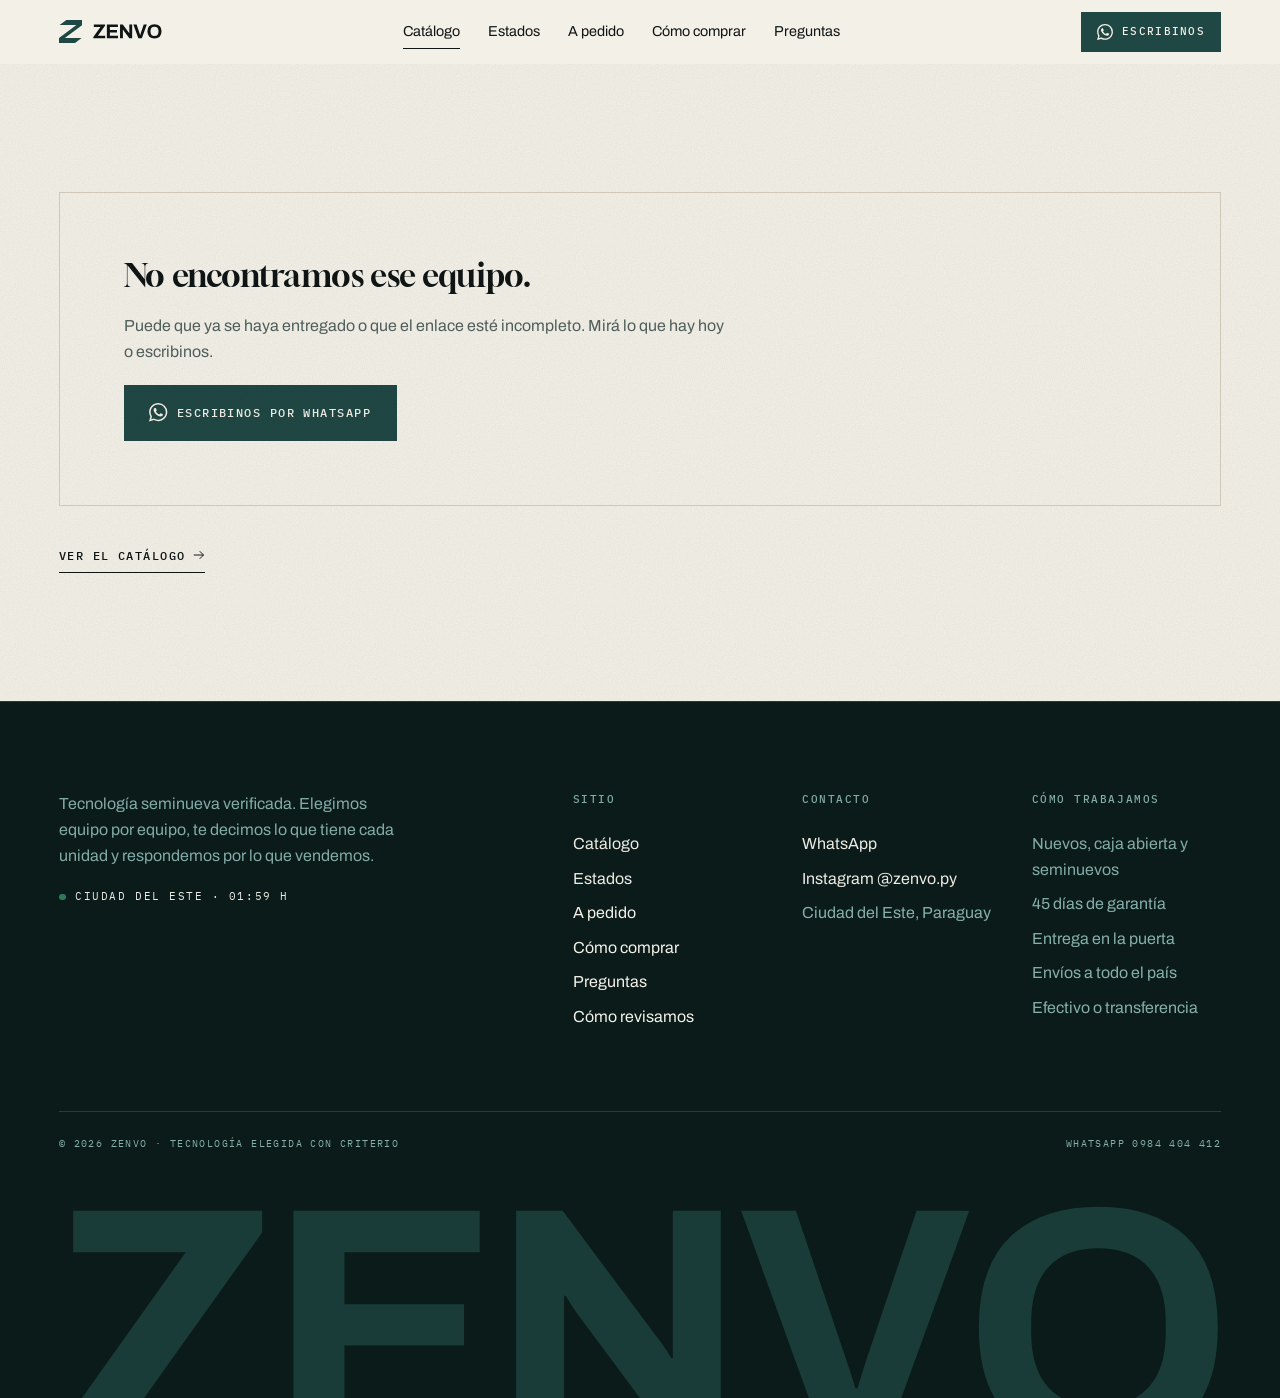
<file: producto.html>
<!doctype html>
<html lang="es-PY">
<head>
<meta charset="utf-8">
<meta name="viewport" content="width=device-width, initial-scale=1">
<title>Equipo — ZENVO Paraguay</title>
<meta name="description" content="Tecnología seminueva verificada en 22 puntos, con 45 días de garantía. Consultá por WhatsApp.">
<meta name="theme-color" content="#F3F0E8">
<meta name="format-detection" content="telephone=no">
<link rel="icon" href="assets/img/favicon.svg" type="image/svg+xml">
<link rel="apple-touch-icon" href="assets/img/apple-touch-icon.png">
<meta property="og:type" content="website">
<meta property="og:site_name" content="ZENVO">
<meta property="og:locale" content="es_PY">
<meta property="og:title" content="Equipo — ZENVO Paraguay">
<meta property="og:description" content="Tecnología seminueva verificada en 22 puntos, con 45 días de garantía. Consultá por WhatsApp.">
<meta property="og:image" content="assets/img/og/zenvo-og.jpg">
<meta name="twitter:card" content="summary_large_image">
<link rel="preconnect" href="https://fonts.googleapis.com">
<link rel="preconnect" href="https://fonts.gstatic.com" crossorigin>
<link href="https://fonts.googleapis.com/css2?family=Archivo:wght@400;500;600&family=Gloock&family=IBM+Plex+Mono:wght@400;500&display=swap" rel="stylesheet">
<link rel="stylesheet" href="assets/css/zenvo.css">
<script>(function(h){h.classList.add("js");try{if(!sessionStorage.getItem("zenvo:telon")){sessionStorage.setItem("zenvo:telon","1");h.classList.add("con-telon")}}catch(e){}})(document.documentElement)</script>
</head>
<body data-pagina="producto">
<a class="saltar" href="#contenido">Saltar al contenido</a>
<main id="contenido">
<div id="producto">
  <div class="contenedor seccion"><div class="grilla"><div class="pieza esqueleto" aria-hidden="true" style="grid-column:span 2"></div><div class="pieza esqueleto" aria-hidden="true"></div></div></div>
</div>
<noscript><div class="contenedor seccion"><p class="texto">Para ver este equipo hace falta JavaScript. También podés <a href="https://wa.me/message/NHKRSJO43PKEA1"><strong>escribirnos por WhatsApp</strong></a>.</p></div></noscript>
</main>
<script src="assets/js/config.js"></script>
<script src="assets/js/zenvo.js" defer onerror="document.documentElement.classList.remove('js')"></script>
</body>
</html>
</file>
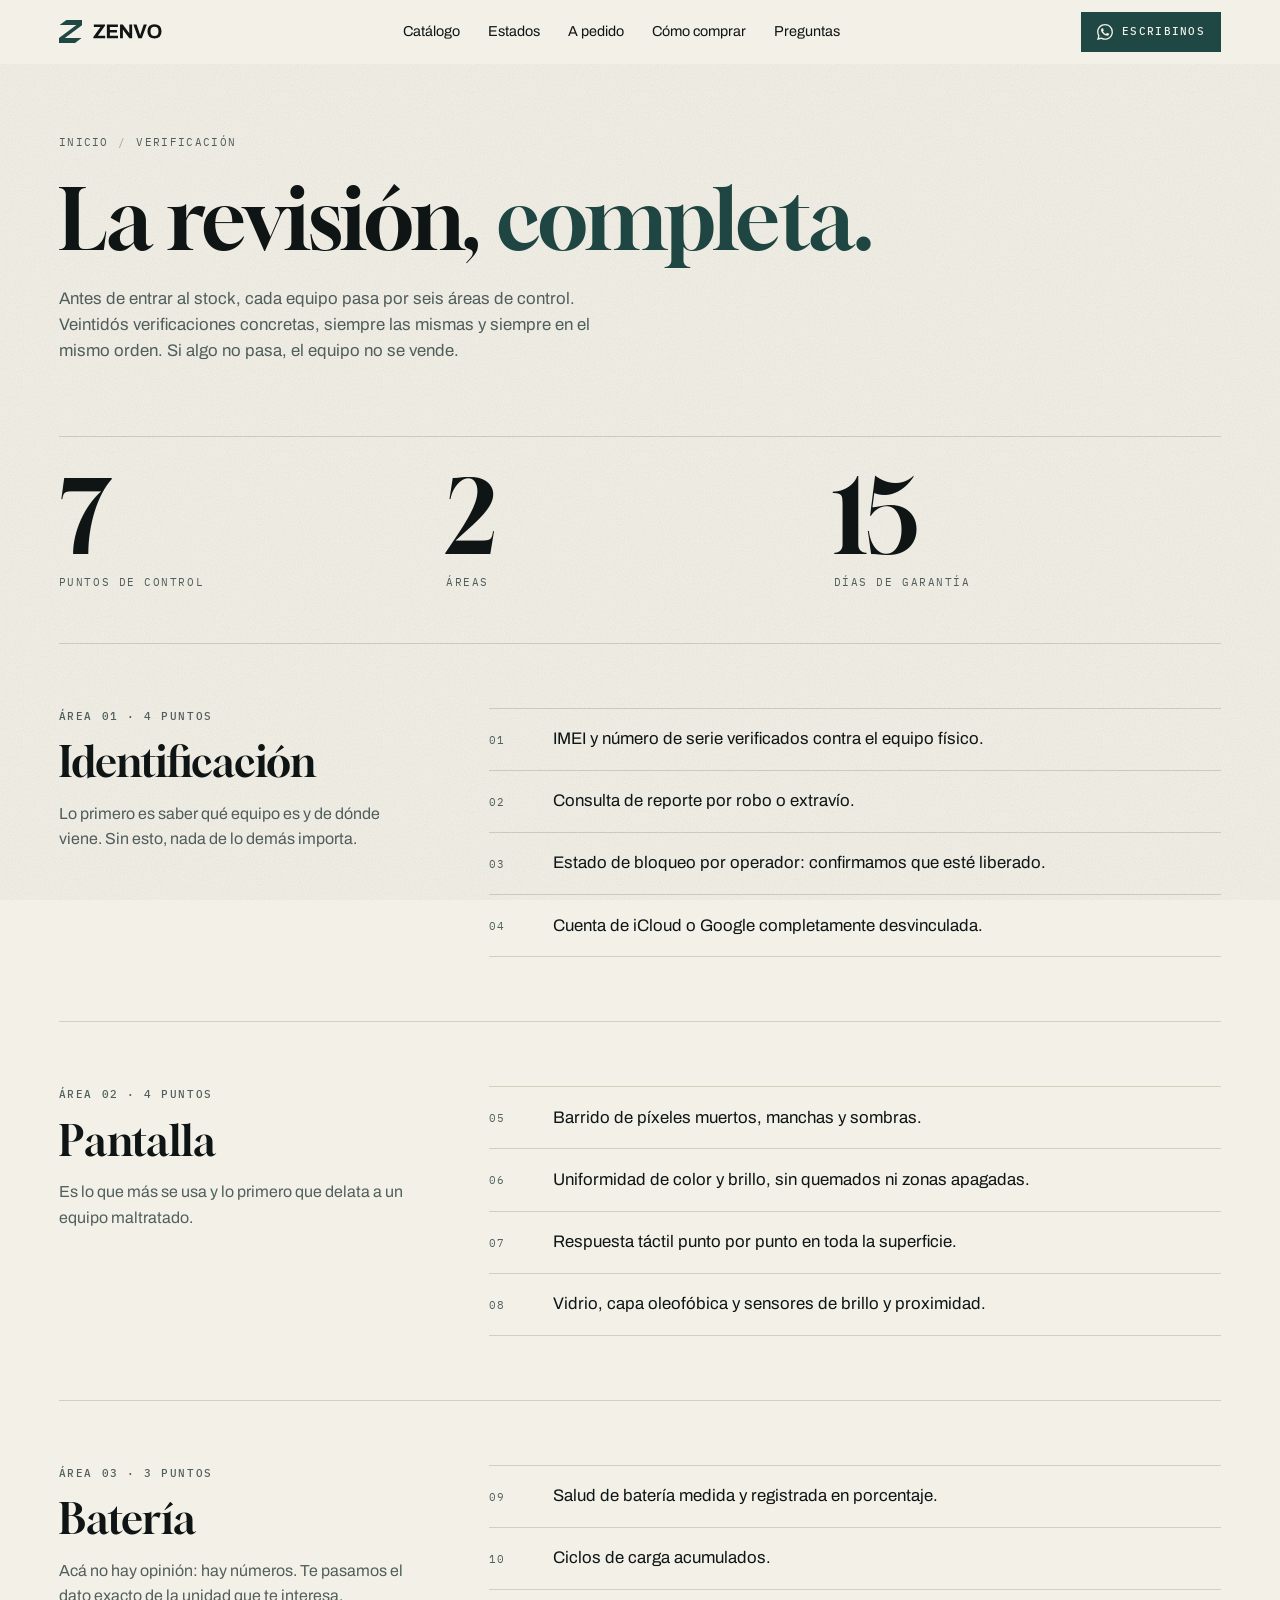
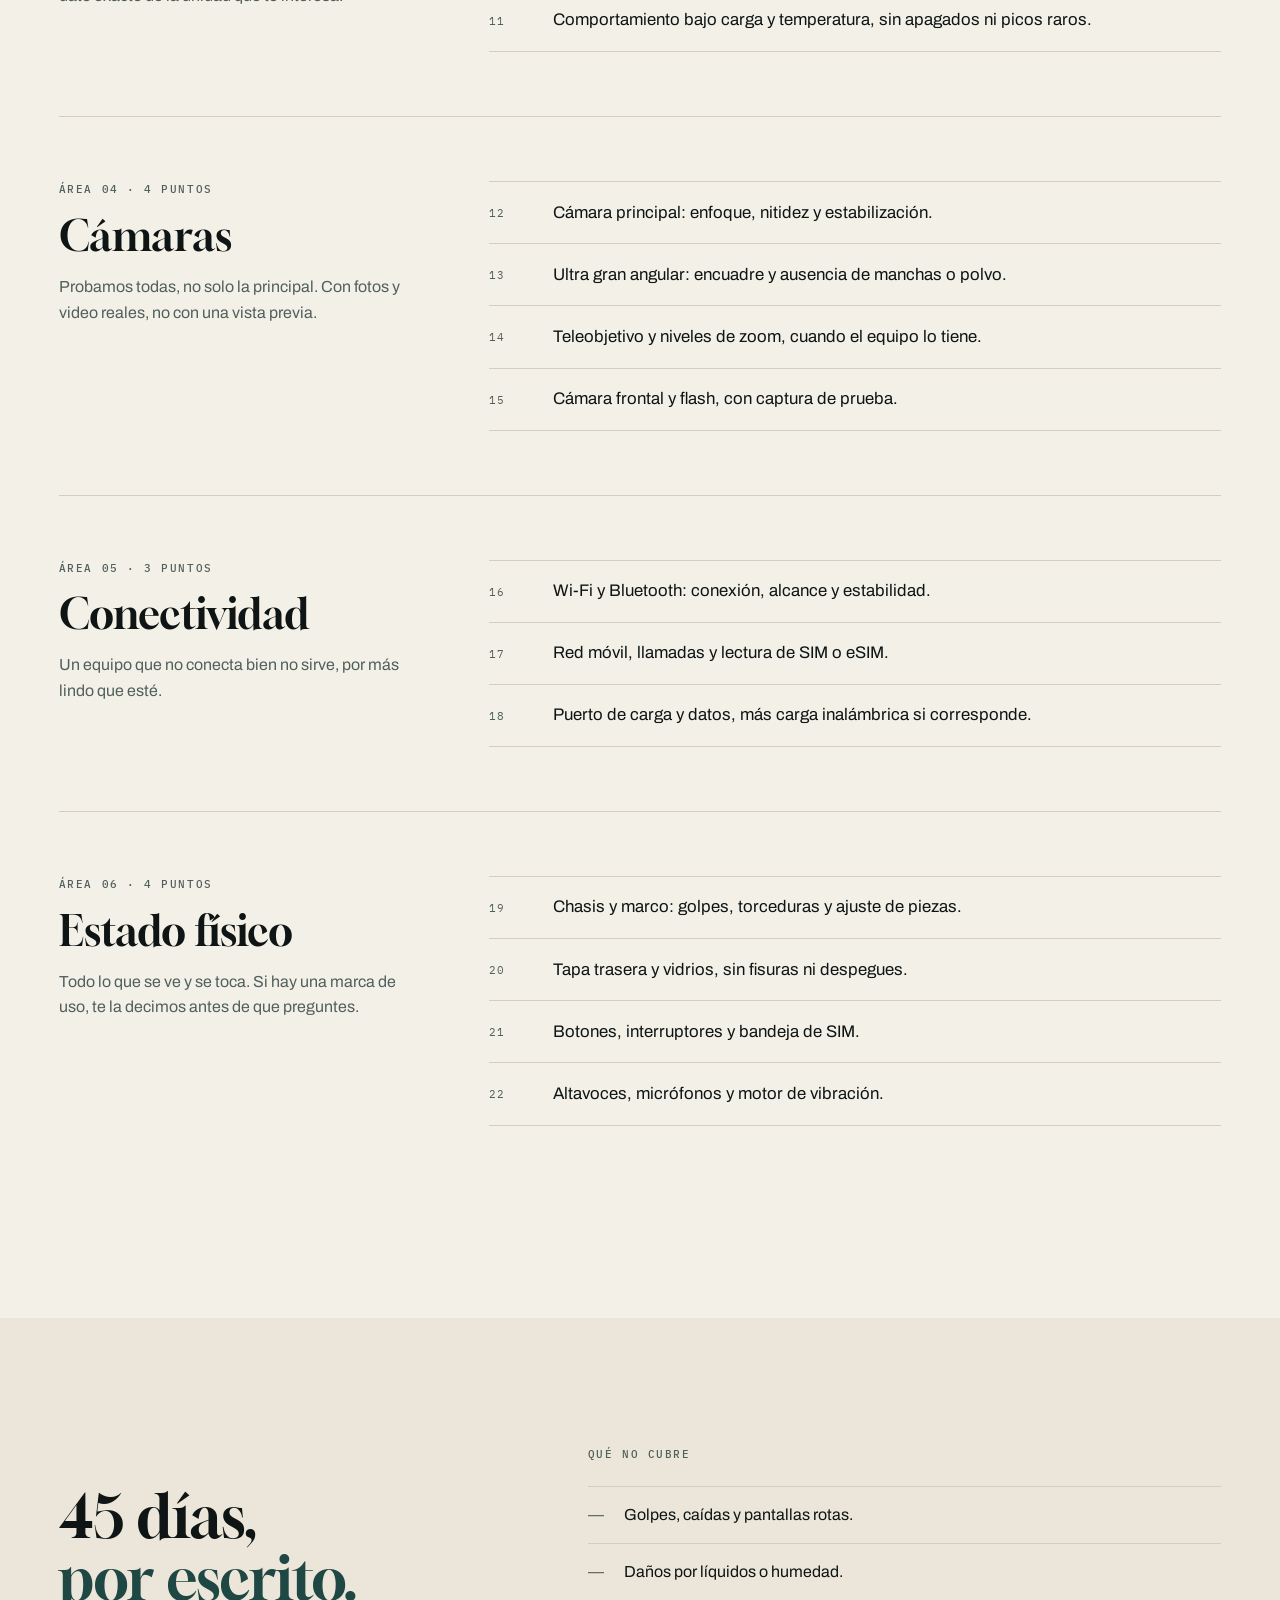
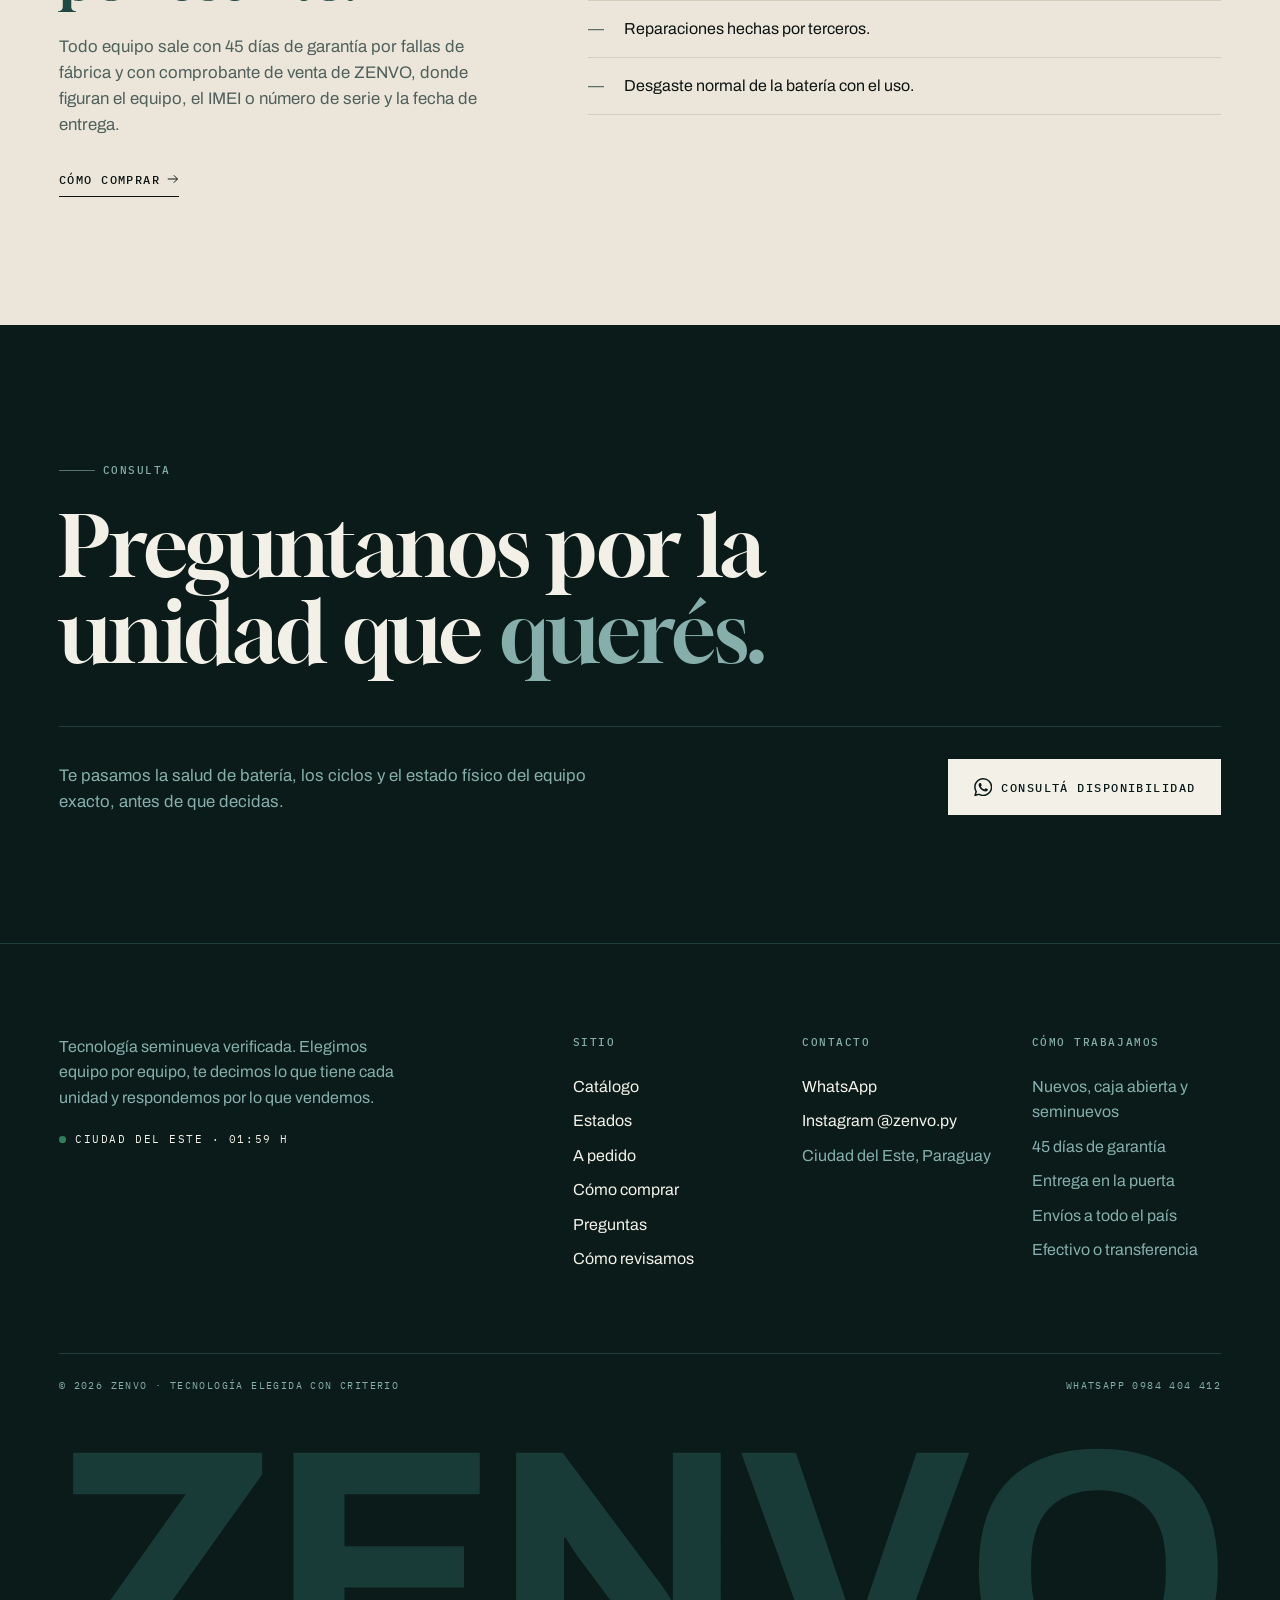
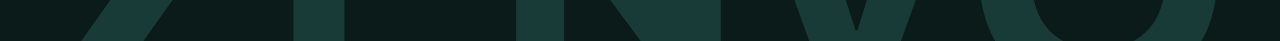
<file: verificacion.html>
<!doctype html>
<html lang="es-PY">
<head>
<meta charset="utf-8">
<meta name="viewport" content="width=device-width, initial-scale=1">
<title>22 puntos de control: cómo revisamos cada equipo | ZENVO</title>
<meta name="description" content="El protocolo completo de ZENVO: 22 verificaciones en 6 áreas (identificación, pantalla, batería, cámaras, conectividad y estado físico) antes de que un equipo entre al stock.">
<meta name="theme-color" content="#F3F0E8">
<meta name="format-detection" content="telephone=no">
<link rel="icon" href="assets/img/favicon.svg" type="image/svg+xml">
<link rel="apple-touch-icon" href="assets/img/apple-touch-icon.png">
<meta property="og:type" content="website">
<meta property="og:site_name" content="ZENVO">
<meta property="og:locale" content="es_PY">
<meta property="og:title" content="22 puntos de control: cómo revisamos cada equipo | ZENVO">
<meta property="og:description" content="El protocolo completo de ZENVO: 22 verificaciones en 6 áreas (identificación, pantalla, batería, cámaras, conectividad y estado físico) antes de que un equipo entre al stock.">
<meta property="og:image" content="assets/img/og/zenvo-og.jpg">
<meta name="twitter:card" content="summary_large_image">
<link rel="preconnect" href="https://fonts.googleapis.com">
<link rel="preconnect" href="https://fonts.gstatic.com" crossorigin>
<link href="https://fonts.googleapis.com/css2?family=Archivo:wght@400;500;600&family=Gloock&family=IBM+Plex+Mono:wght@400;500&display=swap" rel="stylesheet">
<link rel="stylesheet" href="assets/css/zenvo.css">
<script>(function(h){h.classList.add("js");try{if(!sessionStorage.getItem("zenvo:telon")){sessionStorage.setItem("zenvo:telon","1");h.classList.add("con-telon")}}catch(e){}})(document.documentElement)</script>
</head>
<body data-pagina="verificacion">
<a class="saltar" href="#contenido">Saltar al contenido</a>
<main id="contenido">
<section class="encabezado contenedor">
  <nav class="migas" aria-label="Estás en"><a href="index.html">Inicio</a><span aria-hidden="true">/</span><span>Verificación</span></nav>
  <h1 class="titular" data-titulo>La revisión, <em>completa.</em></h1>
  <p class="bajada" data-aparece>Antes de entrar al stock, cada equipo pasa por seis áreas de control. Veintidós verificaciones concretas, siempre las mismas y siempre en el mismo orden. Si algo no pasa, el equipo no se vende.</p>
  <ul class="cifras" style="margin-top:clamp(1.5rem,4vw,3rem)" data-aparece>
    <li><b data-cuenta="22">22</b><span>Puntos de control</span></li>
    <li><b data-cuenta="6">6</b><span>Áreas</span></li>
    <li><b data-cuenta="45">45</b><span>Días de garantía</span></li>
  </ul>
</section>
<div class="contenedor" style="padding-bottom:var(--aire)"><section class="area" id="area-1">
      <div class="area__lado fija">
        <span class="rotulo">Área 01 · 4 puntos</span>
        <h2 data-titulo>Identificación</h2>
        <p data-aparece>Lo primero es saber qué equipo es y de dónde viene. Sin esto, nada de lo demás importa.</p>
      </div>
      <ol class="puntos"><li data-aparece><span class="n">01</span><span>IMEI y número de serie verificados contra el equipo físico.</span></li><li data-aparece><span class="n">02</span><span>Consulta de reporte por robo o extravío.</span></li><li data-aparece><span class="n">03</span><span>Estado de bloqueo por operador: confirmamos que esté liberado.</span></li><li data-aparece><span class="n">04</span><span>Cuenta de iCloud o Google completamente desvinculada.</span></li></ol>
    </section><section class="area" id="area-2">
      <div class="area__lado fija">
        <span class="rotulo">Área 02 · 4 puntos</span>
        <h2 data-titulo>Pantalla</h2>
        <p data-aparece>Es lo que más se usa y lo primero que delata a un equipo maltratado.</p>
      </div>
      <ol class="puntos"><li data-aparece><span class="n">05</span><span>Barrido de píxeles muertos, manchas y sombras.</span></li><li data-aparece><span class="n">06</span><span>Uniformidad de color y brillo, sin quemados ni zonas apagadas.</span></li><li data-aparece><span class="n">07</span><span>Respuesta táctil punto por punto en toda la superficie.</span></li><li data-aparece><span class="n">08</span><span>Vidrio, capa oleofóbica y sensores de brillo y proximidad.</span></li></ol>
    </section><section class="area" id="area-3">
      <div class="area__lado fija">
        <span class="rotulo">Área 03 · 3 puntos</span>
        <h2 data-titulo>Batería</h2>
        <p data-aparece>Acá no hay opinión: hay números. Te pasamos el dato exacto de la unidad que te interesa.</p>
      </div>
      <ol class="puntos"><li data-aparece><span class="n">09</span><span>Salud de batería medida y registrada en porcentaje.</span></li><li data-aparece><span class="n">10</span><span>Ciclos de carga acumulados.</span></li><li data-aparece><span class="n">11</span><span>Comportamiento bajo carga y temperatura, sin apagados ni picos raros.</span></li></ol>
    </section><section class="area" id="area-4">
      <div class="area__lado fija">
        <span class="rotulo">Área 04 · 4 puntos</span>
        <h2 data-titulo>Cámaras</h2>
        <p data-aparece>Probamos todas, no solo la principal. Con fotos y video reales, no con una vista previa.</p>
      </div>
      <ol class="puntos"><li data-aparece><span class="n">12</span><span>Cámara principal: enfoque, nitidez y estabilización.</span></li><li data-aparece><span class="n">13</span><span>Ultra gran angular: encuadre y ausencia de manchas o polvo.</span></li><li data-aparece><span class="n">14</span><span>Teleobjetivo y niveles de zoom, cuando el equipo lo tiene.</span></li><li data-aparece><span class="n">15</span><span>Cámara frontal y flash, con captura de prueba.</span></li></ol>
    </section><section class="area" id="area-5">
      <div class="area__lado fija">
        <span class="rotulo">Área 05 · 3 puntos</span>
        <h2 data-titulo>Conectividad</h2>
        <p data-aparece>Un equipo que no conecta bien no sirve, por más lindo que esté.</p>
      </div>
      <ol class="puntos"><li data-aparece><span class="n">16</span><span>Wi-Fi y Bluetooth: conexión, alcance y estabilidad.</span></li><li data-aparece><span class="n">17</span><span>Red móvil, llamadas y lectura de SIM o eSIM.</span></li><li data-aparece><span class="n">18</span><span>Puerto de carga y datos, más carga inalámbrica si corresponde.</span></li></ol>
    </section><section class="area" id="area-6">
      <div class="area__lado fija">
        <span class="rotulo">Área 06 · 4 puntos</span>
        <h2 data-titulo>Estado físico</h2>
        <p data-aparece>Todo lo que se ve y se toca. Si hay una marca de uso, te la decimos antes de que preguntes.</p>
      </div>
      <ol class="puntos"><li data-aparece><span class="n">19</span><span>Chasis y marco: golpes, torceduras y ajuste de piezas.</span></li><li data-aparece><span class="n">20</span><span>Tapa trasera y vidrios, sin fisuras ni despegues.</span></li><li data-aparece><span class="n">21</span><span>Botones, interruptores y bandeja de SIM.</span></li><li data-aparece><span class="n">22</span><span>Altavoces, micrófonos y motor de vibración.</span></li></ol>
    </section></div>
<section class="seccion arena">
  <div class="contenedor dos">
    <div class="pila">
      <span class="rotulo rotulo--linea" data-aparece>Respaldo</span>
      <h2 class="titulo" data-titulo>45 días, <em>por escrito.</em></h2>
      <p class="bajada" data-aparece>Todo equipo sale con 45 días de garantía por fallas de fábrica y con comprobante de venta de ZENVO, donde figuran el equipo, el IMEI o número de serie y la fecha de entrega.</p>
      <p data-aparece><a class="enlace" href="como-comprar.html">Cómo comprar <svg class="flecha" viewBox="0 0 16 16" fill="none" stroke="currentColor" stroke-width="1.3" aria-hidden="true"><path d="M1 8h13M9 3l5 5-5 5"/></svg></a></p>
    </div>
    <div class="pila" data-aparece>
      <span class="rotulo">Qué no cubre</span>
      <ul class="lista-raya">
        <li>Golpes, caídas y pantallas rotas.</li>
        <li>Daños por líquidos o humedad.</li>
        <li>Reparaciones hechas por terceros.</li>
        <li>Desgaste normal de la batería con el uso.</li>
      </ul>
    </div>
  </div>
</section>
<section class="seccion oscuro cierre">
  <div class="contenedor">
    <span class="rotulo rotulo--linea" data-aparece>Consulta</span>
    <h2 class="titular" data-titulo style="margin-top:1.5rem">Preguntanos por la unidad que <em>querés.</em></h2>
    <div class="cierre__fila" data-aparece>
      <p class="bajada">Te pasamos la salud de batería, los ciclos y el estado físico del equipo exacto, antes de que decidas.</p>
      <a class="btn btn--claro" data-wa="" href="https://wa.me/message/NHKRSJO43PKEA1" target="_blank" rel="noopener"><svg viewBox="0 0 24 24" fill="currentColor" aria-hidden="true"><path d="M17.472 14.382c-.297-.149-1.758-.867-2.03-.967-.273-.099-.471-.148-.67.15-.197.297-.767.966-.94 1.164-.173.199-.347.223-.644.075-.297-.15-1.255-.463-2.39-1.475-.883-.788-1.48-1.761-1.653-2.059-.173-.297-.018-.458.13-.606.134-.133.298-.347.446-.52.149-.174.198-.298.298-.497.099-.198.05-.371-.025-.52-.075-.149-.669-1.612-.916-2.207-.242-.579-.487-.5-.669-.51-.173-.008-.371-.01-.57-.01-.198 0-.52.074-.792.372-.272.297-1.04 1.016-1.04 2.479 0 1.462 1.065 2.875 1.213 3.074.149.198 2.096 3.2 5.077 4.487.709.306 1.262.489 1.694.625.712.227 1.36.195 1.871.118.571-.085 1.758-.719 2.006-1.413.248-.694.248-1.289.173-1.413-.074-.124-.272-.198-.57-.347m-5.421 7.403h-.004a9.87 9.87 0 01-5.031-1.378l-.361-.214-3.741.982.998-3.648-.235-.374a9.86 9.86 0 01-1.51-5.26c.001-5.45 4.436-9.884 9.888-9.884 2.64 0 5.122 1.03 6.988 2.898a9.825 9.825 0 012.893 6.994c-.003 5.45-4.437 9.884-9.885 9.884m8.413-18.297A11.815 11.815 0 0012.05 0C5.495 0 .16 5.335.157 11.892c0 2.096.547 4.142 1.588 5.945L.057 24l6.305-1.654a11.882 11.882 0 005.683 1.448h.005c6.554 0 11.89-5.335 11.893-11.893a11.821 11.821 0 00-3.48-8.413z"/></svg>Consultá disponibilidad</a>
    </div>
  </div>
</section>
</main>
<script src="assets/js/config.js"></script>
<script src="assets/js/zenvo.js" defer onerror="document.documentElement.classList.remove('js')"></script>
</body>
</html>
</file>
<file: assets/css/zenvo.css>
/* =========================================================
   ZENVO — diseño del sitio · "Ficha abierta"
   Idea: el sitio es el archivo de revisión de ZENVO, abierto.
   · Cada foto se muestra entera, apoyada sobre el color de ESE equipo.
   · La portada es el índice del stock del día.
   · La revisión de 22 puntos se recorre con el scroll.
   · El comprobante se imprime en pantalla.
   Petróleo y marfil. Gloock (títulos y precios), Archivo (texto),
   IBM Plex Mono (datos).
   Índice: 1 Tokens · 2 Base · 3 Tipografía · 4 Botones · 5 Cabecera
   6 Portada · 7 Cinta · 8 Piezas · 9 Revisión · 10 Comprobante y chat
   11 Secciones · 12 Catálogo · 13 Producto · 14 Páginas de texto
   15 Pie · 16 Movimiento · 17 Adaptación
   ========================================================= */

/* ---------- 1. Tokens ---------- */
@property --campo { syntax: "<color>"; inherits: true; initial-value: #E2DBCB; }
@property --tinta { syntax: "<color>"; inherits: true; initial-value: #24332F; }

:root {
  --noche: #0A1B1A;
  --petroleo: #1F4743;
  --p300: #86AFAB;
  --salvia: #C8DAD4;
  --arena: #E2DBCB;
  --marfil: #F3F0E8;
  --ink: #0E1514;
  --papel: #FBFAF5;

  --humo: #51605D;
  --hilo: #D5CEBD;
  --hilo-osc: #21403D;
  --ok: #2E7D5B;

  --f-titulo: "Gloock", "Iowan Old Style", Georgia, serif;
  --f-texto: "Archivo", system-ui, -apple-system, "Segoe UI", sans-serif;
  --f-mono: "IBM Plex Mono", ui-monospace, "SFMono-Regular", Menlo, monospace;

  --marco: clamp(1.25rem, 4.6vw, 4.5rem);
  --ancho: 1520px;
  --aire: clamp(4.5rem, 10vw, 9rem);
  --cab: 64px;
  --muelle: 0px;

  --sale: cubic-bezier(.16, 1, .3, 1);
  --entra: cubic-bezier(.65, 0, .35, 1);

  --bg: var(--marfil);
  --fg: var(--ink);
  --fg2: var(--humo);
  --linea: var(--hilo);
  --acento: var(--petroleo);
}
.oscuro {
  --bg: var(--noche); --fg: var(--marfil); --fg2: var(--p300); --linea: var(--hilo-osc); --acento: var(--salvia);
  background: var(--bg); color: var(--fg);
}
.arena { --bg: #EBE6D9; background: var(--bg); }

/* ---------- 2. Base ---------- */
*, *::before, *::after { box-sizing: border-box; }
html { -webkit-text-size-adjust: 100%; scroll-padding-top: calc(var(--cab) + 1rem); }
body {
  margin: 0; background: var(--marfil); color: var(--ink);
  font-family: var(--f-texto); font-size: 1rem; line-height: 1.6;
  -webkit-font-smoothing: antialiased; text-rendering: optimizeLegibility;
  overflow-x: clip; padding-bottom: var(--muelle);
}
/* grano de papel: saca el aspecto plano de pantalla */
body::after {
  content: ""; position: fixed; inset: 0; z-index: 80; pointer-events: none; opacity: .055; mix-blend-mode: multiply;
  background-image: url("data:image/svg+xml,%3Csvg xmlns='http://www.w3.org/2000/svg' width='180' height='180'%3E%3Cfilter id='g'%3E%3CfeTurbulence type='fractalNoise' baseFrequency='.85' numOctaves='2' stitchTiles='stitch'/%3E%3CfeColorMatrix values='0 0 0 0 0  0 0 0 0 0  0 0 0 0 0  0 0 0 1.1 -.15'/%3E%3C/filter%3E%3Crect width='100%25' height='100%25' filter='url(%23g)'/%3E%3C/svg%3E");
}
img, svg, video { display: block; max-width: 100%; }
img { height: auto; }
a { color: inherit; text-decoration: none; }
button { font: inherit; color: inherit; background: none; border: 0; padding: 0; cursor: pointer; }
input, select { font: inherit; color: inherit; }
ul, ol { margin: 0; padding: 0; list-style: none; }
h1, h2, h3, h4, p, figure, dl, dd { margin: 0; }
::selection { background: var(--petroleo); color: var(--marfil); }
:focus-visible { outline: 2px solid var(--acento); outline-offset: 3px; }
[hidden] { display: none !important; }

.contenedor { width: 100%; max-width: var(--ancho); margin-inline: auto; padding-inline: var(--marco); }
.seccion { padding-block: var(--aire); position: relative; }
.seccion--corta { padding-block: calc(var(--aire) * .6); }
main { display: block; padding-top: var(--cab); }
.solo-lector { position: absolute; width: 1px; height: 1px; overflow: hidden; clip-path: inset(50%); white-space: nowrap; }
.saltar { position: absolute; left: 1rem; top: -4rem; z-index: 300; background: var(--ink); color: var(--marfil); padding: .75rem 1rem; transition: top .2s; }
.saltar:focus { top: 1rem; }

/* ---------- 3. Tipografía ---------- */
.rotulo {
  font-family: var(--f-mono); font-size: .6875rem; font-weight: 500; letter-spacing: .14em; text-transform: uppercase;
  color: var(--fg2); display: inline-flex; align-items: center; gap: .7em; line-height: 1.5;
}
.rotulo--linea::before { content: ""; width: 2.25rem; height: 1px; background: currentColor; opacity: .6; flex: none; }
.rotulo b { font-weight: 500; color: var(--fg); }

.titular, .titulo, .subtitulo { font-family: var(--f-titulo); font-weight: 400; letter-spacing: -.014em; text-wrap: balance; }
.titular { font-size: clamp(2.7rem, 6.6vw, 6.5rem); line-height: 1.02; }
.titulo { font-size: clamp(2.1rem, 4.6vw, 4.25rem); line-height: 1.05; }
.subtitulo { font-size: clamp(1.55rem, 2.5vw, 2.25rem); line-height: 1.14; }
.titular em, .titulo em, .subtitulo em { font-style: normal; color: var(--acento); }
.oscuro .titular em, .oscuro .titulo em { color: var(--p300); }

.bajada { font-size: clamp(1.05rem, 1.3vw, 1.2rem); line-height: 1.55; color: var(--fg2); max-width: 34em; }
.texto { color: var(--fg2); max-width: 38em; }
.texto + .texto { margin-top: 1em; }
.texto strong, .bajada strong { color: var(--fg); font-weight: 600; }

.enlace {
  display: inline-flex; align-items: center; gap: .6em; position: relative; padding-block: .5rem; color: var(--fg);
  font-family: var(--f-mono); font-size: .75rem; font-weight: 500; letter-spacing: .12em; text-transform: uppercase; white-space: nowrap;
}
.enlace::after { content: ""; position: absolute; left: 0; right: 0; bottom: 0; height: 1px; background: currentColor; transform-origin: right; transition: transform .5s var(--sale); }
.enlace:hover::after { transform: scaleX(0); transform-origin: left; }
.flecha { width: 1em; height: 1em; flex: none; transition: transform .5s var(--sale); }
.enlace:hover .flecha, .btn:hover .flecha { transform: translateX(.3em); }

/* ---------- 4. Botones ---------- */
.btn {
  --btn-bg: var(--petroleo); --btn-fg: var(--marfil);
  position: relative; isolation: isolate; overflow: hidden;
  display: inline-flex; align-items: center; justify-content: center; gap: .75em;
  min-height: 3.5rem; padding: .9rem 1.6rem; background: var(--btn-bg); color: var(--btn-fg);
  font-family: var(--f-mono); font-size: .75rem; font-weight: 500; letter-spacing: .12em; text-transform: uppercase;
  text-align: center; line-height: 1.3; transition: color .45s var(--sale);
}
.btn::before { content: ""; position: absolute; inset: 0; z-index: -1; background: var(--noche); transform: translateY(101%); transition: transform .55s var(--sale); }
.btn:hover::before { transform: translateY(0); }
.btn svg { width: 1.15rem; height: 1.15rem; flex: none; }
.btn--claro { --btn-bg: var(--marfil); --btn-fg: var(--noche); }
.btn--claro::before { background: var(--salvia); }
.btn--ancho { width: 100%; }
.acciones { display: flex; flex-wrap: wrap; align-items: center; gap: 1rem 1.75rem; }

/* ---------- 5. Cabecera, menú y muelle ---------- */
.cab { position: fixed; inset: 0 0 auto 0; z-index: 100; height: var(--cab); display: flex; align-items: center; background: var(--marfil); border-bottom: 1px solid transparent; transition: border-color .4s; }
.cab.is-baja { border-bottom-color: var(--hilo); }
.cab__fila { display: flex; align-items: center; justify-content: space-between; gap: 1.5rem; width: 100%; }
.cab__marca { display: inline-flex; align-items: center; gap: .7rem; color: var(--ink); }
.cab__marca .mono { width: 1.45rem; height: 1.45rem; color: var(--petroleo); transition: transform .8s var(--sale); }
.cab__marca:hover .mono { transform: rotate(180deg); }
.cab__marca .palabra { height: .92rem; width: auto; }
.cab__nav { display: flex; align-items: center; gap: clamp(1rem, 2.2vw, 2.25rem); }
.cab__nav a { font-size: .9rem; position: relative; padding-block: .4rem; white-space: nowrap; }
.cab__nav a::after { content: ""; position: absolute; left: 0; right: 0; bottom: 0; height: 1px; background: currentColor; transform: scaleX(0); transform-origin: right; transition: transform .5s var(--sale); }
.cab__nav a:hover::after, .cab__nav a[aria-current="page"]::after { transform: scaleX(1); transform-origin: left; }
.cab__lado { display: flex; align-items: center; gap: 1rem; }
.cab__wa { display: inline-flex; align-items: center; gap: .55rem; min-height: 2.5rem; padding: .5rem 1rem; background: var(--petroleo); color: var(--marfil); font-family: var(--f-mono); font-size: .6875rem; font-weight: 500; letter-spacing: .12em; text-transform: uppercase; transition: background .3s; }
.cab__wa:hover { background: var(--noche); }
.cab__wa svg { width: 1rem; height: 1rem; }
.cab__menu { display: none; width: 2.75rem; height: 2.75rem; align-items: center; justify-content: center; margin-right: -.5rem; }
.cab__menu i { display: block; width: 1.4rem; height: 1px; background: var(--ink); position: relative; }
.cab__menu i::before, .cab__menu i::after { content: ""; position: absolute; left: 0; width: 100%; height: 1px; background: var(--ink); }
.cab__menu i::before { transform: translateY(-6px); }
.cab__menu i::after { transform: translateY(6px); }

.menu { position: fixed; inset: 0; z-index: 200; background: var(--noche); color: var(--marfil); display: flex; flex-direction: column; padding: 0 var(--marco) 2rem; clip-path: inset(0 0 100% 0); visibility: hidden; transition: clip-path .8s var(--entra), visibility 0s .8s; }
.menu.is-abierto { clip-path: inset(0); visibility: visible; transition: clip-path .8s var(--entra), visibility 0s; }
.menu__arriba { height: var(--cab); display: flex; align-items: center; justify-content: space-between; flex: none; }
.menu__arriba .palabra { height: .92rem; width: auto; color: var(--marfil); }
.menu__cerrar { font-family: var(--f-mono); font-size: .6875rem; letter-spacing: .14em; text-transform: uppercase; padding: 1rem 0 1rem 1rem; color: var(--p300); }
.menu__nav { flex: 1; display: flex; flex-direction: column; justify-content: center; gap: .2rem; padding-block: 1.5rem; }
.menu__nav a { font-family: var(--f-titulo); font-size: clamp(2.1rem, 9.5vw, 3.5rem); line-height: 1.18; display: flex; align-items: baseline; gap: 1rem; overflow: hidden; }
.menu__nav a small { font-family: var(--f-mono); font-size: .6875rem; letter-spacing: .14em; color: var(--p300); }
.menu__nav a span { display: block; transform: translateY(115%); transition: transform .9s var(--sale); }
.menu.is-abierto .menu__nav a span { transform: none; }
.menu.is-abierto .menu__nav a:nth-child(2) span { transition-delay: .06s; }
.menu.is-abierto .menu__nav a:nth-child(3) span { transition-delay: .12s; }
.menu.is-abierto .menu__nav a:nth-child(4) span { transition-delay: .18s; }
.menu.is-abierto .menu__nav a:nth-child(5) span { transition-delay: .24s; }
.menu.is-abierto .menu__nav a:nth-child(6) span { transition-delay: .3s; }
.menu__pie { display: grid; gap: 1rem; flex: none; }
.menu__pie p { font-family: var(--f-mono); font-size: .6875rem; letter-spacing: .12em; text-transform: uppercase; color: var(--p300); }

/* Muelle: barra fija de WhatsApp en el celular. Es una barra entera, no un botón flotando sobre el texto. */
.muelle { display: none; }

/* ---------- 6. Portada: el índice del stock ---------- */
.portada { position: relative; background: var(--campo); color: var(--ink); overflow: clip; transition: --campo 1.2s var(--sale), --tinta 1.2s var(--sale); --linea: color-mix(in srgb, var(--tinta) 22%, transparent); --fg2: color-mix(in srgb, var(--tinta) 78%, var(--ink)); }
.portada::before { content: ""; position: absolute; inset: 0; pointer-events: none; background: radial-gradient(80% 62% at 74% 30%, rgba(255, 255, 255, .6), transparent 64%), radial-gradient(60% 50% at 0% 100%, color-mix(in srgb, var(--tinta) 12%, transparent), transparent 70%); }
.portada__grilla { position: relative; z-index: 2; display: grid; grid-template-columns: minmax(0, 1.12fr) minmax(0, 1fr); gap: clamp(2rem, 5vw, 6rem); align-items: start; padding-block: clamp(1.75rem, 3.4vw, 3rem) 0; }
.portada__texto { display: grid; gap: clamp(1.25rem, 2.2vw, 2rem); align-content: start; }
.portada__cabeza { display: grid; gap: clamp(1.1rem, 2vw, 1.75rem); }
.portada .titular { font-size: clamp(2.6rem, 5.6vw, 5.6rem); }
.portada .titular em { color: var(--tinta); }

.indice { border-top: 1px solid var(--linea); margin-top: .5rem; }
.indice__fila { position: relative; display: grid; grid-template-columns: 2.4rem minmax(0, 1fr) auto 1rem; gap: .25rem 1rem; align-items: baseline; padding: .78rem 0; border-bottom: 1px solid var(--linea); transition: padding .6s var(--sale), background .4s; }
.indice__fila .n { font-family: var(--f-mono); font-size: .6875rem; letter-spacing: .12em; color: var(--fg2); }
.indice__fila .nom { font-size: 1.0625rem; font-weight: 500; line-height: 1.25; }
.indice__fila .nom small { display: block; font-size: .875rem; font-weight: 400; color: var(--fg2); margin-top: .1rem; }
.indice__fila .pre { font-family: var(--f-titulo); font-size: 1.3rem; line-height: 1.1; white-space: nowrap; text-align: right; }
.indice__fila .pre small { display: block; font-family: var(--f-mono); font-size: .5625rem; letter-spacing: .14em; text-transform: uppercase; color: var(--fg2); }
.indice__fila .flecha { align-self: center; opacity: 0; transform: translateX(-.4rem); transition: opacity .4s, transform .5s var(--sale); }
.indice__fila.is-activa { padding-left: .9rem; padding-right: .5rem; background: color-mix(in srgb, #fff 34%, transparent); }
.indice__fila.is-activa .flecha { opacity: 1; transform: none; }
.indice__fila::after { content: ""; position: absolute; left: 0; bottom: -1px; height: 1px; width: 100%; background: var(--tinta); transform: scaleX(0); transform-origin: left; }
.indice__fila.is-activa::after { animation: avance var(--giro, 5.2s) linear forwards; }
.portada.is-pausa .indice__fila.is-activa::after { animation-play-state: paused; }
@keyframes avance { to { transform: scaleX(1); } }
.indice__mas { display: flex; justify-content: space-between; align-items: center; gap: 1rem; padding-top: 1.1rem; flex-wrap: wrap; }

.escena { position: relative; justify-self: end; width: min(100%, calc(min(66svh, 660px) * .8)); z-index: 3; margin-bottom: clamp(-7.5rem, -8vw, -3.5rem); }
.escena__marco { position: relative; display: block; aspect-ratio: 4 / 5; overflow: hidden; background: var(--tinta); box-shadow: 0 50px 90px -50px color-mix(in srgb, var(--tinta) 85%, transparent); }
.escena__marco img { position: absolute; inset: 0; width: 100%; height: 100%; object-fit: cover; opacity: 0; clip-path: inset(0 0 100% 0); transform: scale(1.08); transition: clip-path 1.1s var(--entra), transform 1.6s var(--sale), opacity 0s 1.1s; }
.escena__marco img.es-ancha { object-fit: contain; background: var(--campo); }
.escena__marco img.is-activa { opacity: 1; clip-path: inset(0); transform: none; z-index: 2; transition: clip-path 1.1s var(--entra), transform 1.6s var(--sale), opacity 0s; }
.escena__marco img.is-sale { opacity: 1; clip-path: inset(0); z-index: 1; }
.escena__scan { position: absolute; left: 0; right: 0; top: 0; height: 28%; z-index: 4; pointer-events: none; opacity: 0; background: linear-gradient(to bottom, transparent, color-mix(in srgb, #fff 26%, transparent) 92%, #fff 92%, #fff 93%, transparent 93%); }
.escena.is-escaneo .escena__scan { animation: escaneo 1.5s var(--entra) .25s both; }
@keyframes escaneo { 0% { opacity: 0; transform: translateY(-100%); } 12% { opacity: 1; } 88% { opacity: 1; } 100% { opacity: 0; transform: translateY(360%); } }
/* Arriba de la foto (nunca pisa el equipo): a la izquierda, flechas y un cuadradito por equipo;
   a la derecha, "N.º 01 / 05" y el estado. El cuadradito marcado es siempre el del número. */
.escena { display: grid; }
.escena__arriba { grid-row: 1; display: flex; flex-wrap: wrap; justify-content: space-between; align-items: center; gap: .5rem 1rem; padding-bottom: .7rem; font-family: var(--f-mono); font-size: .625rem; font-weight: 500; letter-spacing: .14em; text-transform: uppercase; color: var(--fg2); white-space: nowrap; }
/* la foto se puede deslizar, elegir con las flechas o los cuadraditos; y también pasa sola */
.escena__marco { grid-row: 2; grid-column: 1; cursor: grab; transition: transform .5s var(--sale); }
.escena__marco.is-arrastrando { cursor: grabbing; transition: none; }
.escena__pager { display: inline-flex; align-items: center; gap: .4rem; }
.escena__flecha { width: 1.9rem; height: 1.9rem; display: grid; place-items: center; box-shadow: inset 0 0 0 1px var(--linea); color: var(--ink); transition: background .3s, color .3s; }
.escena__flecha svg { width: .85rem; height: .85rem; }
.escena__flecha--ant svg { transform: rotate(180deg); }
.escena__puntos { display: inline-flex; align-items: center; gap: 3px; }
.escena__puntos button { position: relative; width: 1.35rem; height: 1.9rem; }
.escena__puntos button::before { content: ""; position: absolute; left: 0; right: 0; top: calc(50% - .25rem); height: .5rem; box-shadow: inset 0 0 0 1px color-mix(in srgb, var(--tinta) 45%, transparent); transition: background .4s; }
.escena__puntos button[aria-pressed="true"]::before { background: var(--tinta); box-shadow: none; }
/* debajo del cuadradito marcado, una línea fina muestra cuánto falta para pasar al siguiente */
.escena__puntos button::after { content: ""; position: absolute; left: 0; right: 0; top: calc(50% + .45rem); height: 1px; background: var(--tinta); transform: scaleX(0); transform-origin: left; }
.escena__puntos .is-activa::after { animation: avance 5.2s linear forwards; }
.portada.is-pausa .escena__puntos .is-activa::after { animation-play-state: paused; }
.portada.is-manual .escena__puntos .is-activa::after { animation: none; }
.escena__info { display: inline-flex; align-items: center; gap: .6rem; }
.escena__info .control::before { content: "·"; margin-right: .6rem; color: var(--fg2); }
.control { display: inline-flex; align-items: center; gap: .25rem; color: var(--ink); }
.control__txt { display: inline-block; color: var(--ink); }
.control__txt.is-cambio { animation: sube-txt .6s var(--sale) both; }
@keyframes sube-txt { from { opacity: 0; transform: translateY(.5rem); } }

/* la palabra gigante va en su propia franja: la foto la tapa apenas, y nunca queda debajo de un texto */
.portada__franja { position: relative; z-index: 1; overflow: hidden; height: clamp(6.2rem, 19.5vw, 20rem); margin-top: clamp(1rem, 2vw, 2rem); }
.portada__palabra { position: absolute; left: calc(var(--marco) - .05em); bottom: -.2em; font-family: var(--f-titulo); font-size: min(clamp(8.5rem, 27vw, 28rem), calc(150vw / var(--letras, 5))); line-height: 1; letter-spacing: -.035em; white-space: nowrap; color: color-mix(in srgb, var(--tinta) 13%, var(--campo)); user-select: none; }
.portada__palabra span { display: inline-block; }
.portada__palabra.is-cambio span { animation: palabra 1.2s var(--sale) both; }
@keyframes palabra { from { transform: translateY(62%); opacity: 0; } to { transform: none; opacity: 1; } }
.portada--vacia .escena, .portada--vacia .indice { display: none; }
.portada--vacia .portada__grilla { grid-template-columns: minmax(0, 1fr); }

/* ---------- 7. Cinta ---------- */
.cinta { overflow: hidden; padding-block: clamp(1.1rem, 2vw, 1.75rem); border-bottom: 1px solid var(--linea); background: var(--bg); }
.cinta__riel { display: flex; width: max-content; animation: cinta 52s linear infinite; }
.cinta:hover .cinta__riel { animation-play-state: paused; }
.cinta__grupo { display: flex; flex: none; align-items: center; transform: skewX(var(--sesgo, 0deg)); transition: transform .5s var(--sale); }
.cinta__grupo span { font-family: var(--f-titulo); font-size: clamp(1.9rem, 4vw, 3.6rem); line-height: 1.15; letter-spacing: -.012em; white-space: nowrap; padding-inline: clamp(1rem, 2vw, 2rem); }
.cinta__grupo span:nth-of-type(even) { color: transparent; -webkit-text-stroke: 1px var(--petroleo); }
.cinta__grupo svg { width: clamp(.9rem, 1.6vw, 1.4rem); height: auto; color: var(--petroleo); flex: none; }
@keyframes cinta { to { transform: translateX(-50%); } }

/* ---------- 8. Piezas: cada equipo, entero, sobre su color ---------- */
.mosaico { display: grid; grid-template-columns: repeat(12, minmax(0, 1fr)); gap: clamp(.75rem, 1.2vw, 1.25rem); }
.grilla { display: grid; grid-template-columns: repeat(3, minmax(0, 1fr)); gap: clamp(.75rem, 1.2vw, 1.25rem); }
.grilla--4 { grid-template-columns: repeat(4, minmax(0, 1fr)); }
.grilla > .pieza { grid-column: auto; }

.pieza { --campo: var(--arena); --tinta: #2B3A36; position: relative; display: grid; grid-template-rows: auto minmax(0, 1fr) auto; grid-column: span var(--col, 4); height: clamp(25rem, 35vw, 33rem); padding: clamp(.95rem, 1.3vw, 1.35rem); background: var(--campo); color: var(--ink); overflow: hidden; isolation: isolate; }
.pieza::before { content: ""; position: absolute; inset: 0; z-index: -1; background: radial-gradient(75% 60% at 50% 38%, rgba(255, 255, 255, .62), transparent 70%); }
.pieza__arriba { display: flex; justify-content: space-between; align-items: center; gap: .75rem; font-family: var(--f-mono); font-size: .625rem; font-weight: 500; letter-spacing: .14em; text-transform: uppercase; color: color-mix(in srgb, var(--tinta) 82%, var(--ink)); min-height: 1.5rem; }
.pieza__foto { position: relative; min-height: 0; }
.pieza__foto img { position: absolute; inset: 7% 9% 9%; width: 82%; height: 84%; object-fit: contain; filter: drop-shadow(0 22px 22px color-mix(in srgb, var(--tinta) 42%, transparent)); transition: transform 1.1s var(--sale); }
.pieza__foto.is-blanco img { mix-blend-mode: multiply; filter: none; inset: 5% 8% 7%; width: 84%; height: 88%; }
.pieza:hover .pieza__foto img { transform: scale(1.045) rotate(-1.2deg); }
.pieza__sinfoto { position: absolute; inset: 0; display: grid; place-items: center; align-content: center; gap: 1rem; color: color-mix(in srgb, var(--tinta) 70%, transparent); }
.pieza__sinfoto svg { width: 24%; opacity: .35; }
.pieza__sinfoto span { font-family: var(--f-mono); font-size: .625rem; letter-spacing: .14em; text-transform: uppercase; }
.pieza__pie { display: grid; gap: .15rem; }
.pieza__nombre { font-family: var(--f-texto); font-size: 1.0625rem; font-weight: 500; line-height: 1.25; }
.pieza__detalle { font-size: .875rem; line-height: 1.35; color: color-mix(in srgb, var(--tinta) 80%, var(--ink)); }
.pieza__precio { font-family: var(--f-titulo); font-size: 1.45rem; line-height: 1.15; margin-top: .4rem; display: flex; flex-wrap: wrap; align-items: baseline; gap: .1rem .6rem; }
.pieza__precio small { font-family: var(--f-mono); font-size: .5625rem; letter-spacing: .14em; text-transform: uppercase; color: color-mix(in srgb, var(--tinta) 80%, var(--ink)); }
.pieza__precio s { font-family: var(--f-texto); font-size: .8125rem; color: color-mix(in srgb, var(--tinta) 75%, var(--ink)); text-decoration-thickness: 1px; }
.pieza__consulta { font-family: var(--f-mono); font-size: .6875rem; font-weight: 500; letter-spacing: .12em; text-transform: uppercase; margin-top: .65rem; display: inline-flex; align-items: center; justify-self: start; gap: .5rem; }
.pieza__etiqueta { background: var(--ink); color: var(--marfil); padding: .3rem .55rem; letter-spacing: .12em; white-space: nowrap; }
/* línea de escaneo al pasar el cursor: el gesto de "revisado" */
.pieza__scan { position: absolute; left: 0; right: 0; top: 0; height: 1px; background: var(--tinta); opacity: 0; pointer-events: none; box-shadow: 0 0 0 1px color-mix(in srgb, #fff 55%, transparent); }
.pieza:hover .pieza__scan { animation: barrido 1.15s var(--entra) both; }
@keyframes barrido { 0% { opacity: 0; top: 0; } 10% { opacity: .9; } 90% { opacity: .9; } 100% { opacity: 0; top: 100%; } }

.pieza--ancha { grid-template-rows: auto minmax(0, 1fr); grid-template-columns: minmax(0, 1.05fr) minmax(0, 1fr); column-gap: clamp(1rem, 2vw, 2rem); height: clamp(27rem, 38vw, 36rem); }
.pieza--ancha .pieza__arriba { grid-column: 1 / -1; }
.pieza--ancha .pieza__pie { align-self: end; padding-bottom: .4rem; gap: .35rem; }
.pieza--ancha .pieza__nombre { font-family: var(--f-titulo); font-weight: 400; font-size: clamp(1.9rem, 3.2vw, 3.1rem); line-height: 1.06; letter-spacing: -.014em; text-wrap: balance; }
.pieza--ancha .pieza__detalle { font-size: 1rem; }
.pieza--ancha .pieza__precio { font-size: clamp(1.6rem, 2.3vw, 2.1rem); margin-top: .9rem; }
.pieza__ver { display: none; }
.pieza--ancha .pieza__ver { display: inline-flex; justify-self: start; margin-top: 1.25rem; }
.mosaico .pieza--par { height: clamp(27rem, 38vw, 36rem); }

.pieza--vendido { --campo: #E7E2D6; }
.pieza--vendido .pieza__foto img { filter: grayscale(1) drop-shadow(0 18px 18px rgba(14, 21, 20, .28)); opacity: .86; }
.pieza--vendido:hover .pieza__foto img { filter: drop-shadow(0 18px 18px rgba(14, 21, 20, .28)); opacity: 1; }
.pieza--baja { height: clamp(20rem, 27vw, 25rem); }

.pieza--texto { background: var(--noche); color: var(--marfil); grid-template-rows: auto 1fr auto; --campo: var(--noche); }
.pieza--texto::before { display: none; }
.pieza--texto .pieza__arriba { color: var(--p300); }
.pieza--texto h3 { font-family: var(--f-titulo); font-weight: 400; font-size: clamp(1.8rem, 2.8vw, 2.7rem); line-height: 1.08; align-self: center; text-wrap: balance; max-width: 12em; }
.pieza--texto h3 em { font-style: normal; color: var(--p300); }
.pieza--texto .enlace { justify-self: start; }

.estado { display: inline-flex; align-items: center; gap: .5rem; font-family: var(--f-mono); font-size: .625rem; font-weight: 500; letter-spacing: .14em; text-transform: uppercase; white-space: nowrap; }
.estado::before { content: ""; width: .42rem; height: .42rem; border-radius: 50%; background: currentColor; flex: none; }
.estado--disponible::before { background: var(--ok); animation: pulso 2.4s ease-out infinite; }
.estado--pedido::before { background: transparent; box-shadow: inset 0 0 0 1px currentColor; }
.estado--vendido::before { background: transparent; box-shadow: inset 0 0 0 1px currentColor; opacity: .6; }
@keyframes pulso { 0% { box-shadow: 0 0 0 0 color-mix(in srgb, var(--ok) 55%, transparent); } 70%, 100% { box-shadow: 0 0 0 .45rem transparent; } }

.esqueleto { background: linear-gradient(100deg, #EAE5D8 40%, #F1EDE2 50%, #EAE5D8 60%) 0 0 / 220% 100%; animation: brillo 1.4s linear infinite; }
@keyframes brillo { to { background-position: -220% 0; } }
.vacio { grid-column: 1 / -1; border: 1px solid var(--linea); padding: clamp(2rem, 5vw, 4rem); display: grid; gap: 1.25rem; justify-items: start; }
.vacio .subtitulo { max-width: 16em; }

.riel { display: flex; gap: clamp(.75rem, 1.2vw, 1.25rem); overflow-x: auto; scroll-snap-type: x proximity; scroll-padding-inline: var(--marco); padding-inline: var(--marco); margin-inline: calc(var(--marco) * -1); scrollbar-width: none; cursor: grab; }
.riel::-webkit-scrollbar { display: none; }
.riel.is-arrastrando { cursor: grabbing; scroll-snap-type: none; }
.riel.is-arrastrando a { pointer-events: none; }
.riel > .pieza { flex: 0 0 clamp(16rem, 24vw, 21.5rem); scroll-snap-align: start; height: clamp(23rem, 31vw, 28rem); }

/* ---------- 9. La revisión: 22 puntos que se recorren ---------- */
.manifiesto__cita { font-family: var(--f-titulo); font-size: clamp(2.3rem, 5.6vw, 5.4rem); line-height: 1.05; letter-spacing: -.014em; text-wrap: balance; max-width: 15em; }
.manifiesto__cita em { font-style: normal; color: var(--p300); }

.revision__grilla { display: grid; grid-template-columns: minmax(0, 5fr) minmax(0, 7fr); gap: clamp(2rem, 6vw, 6rem); align-items: start; }
.revision__lado { display: grid; gap: 1.25rem; align-content: start; }
.revision__num { font-family: var(--f-titulo); font-size: clamp(7rem, 21vw, 19rem); line-height: .86; letter-spacing: -.04em; color: var(--p300); display: flex; align-items: baseline; gap: .12em; font-variant-numeric: tabular-nums; }
.revision__num small { font-family: var(--f-mono); font-size: .875rem; letter-spacing: .14em; color: var(--p300); opacity: .8; }
.revision__area { font-family: var(--f-titulo); font-size: clamp(1.6rem, 2.6vw, 2.4rem); line-height: 1.15; min-height: 1.2em; }
.revision__regla { display: grid; grid-template-columns: repeat(22, 1fr); gap: 3px; max-width: 26rem; }
.revision__regla i { height: 1.4rem; background: var(--hilo-osc); transform-origin: bottom; transform: scaleY(.45); transition: transform .5s var(--sale), background .3s; }
.revision__regla i.is-hecho { background: var(--p300); transform: scaleY(.7); }
.revision__regla i.is-activo { background: var(--marfil); transform: scaleY(1); }
.revision__lista { position: relative; }
.revision:not(.is-recorrido) { padding-bottom: var(--aire); }
.revision__lista li { display: grid; grid-template-columns: 2.75rem minmax(0, 1fr) 1.25rem; gap: 1rem; align-items: baseline; padding-block: 1.05rem; border-bottom: 1px solid var(--hilo-osc); font-size: 1.0625rem; line-height: 1.4; transition: opacity .5s, padding .6s var(--sale); }
.revision__lista .n { font-family: var(--f-mono); font-size: .6875rem; letter-spacing: .14em; color: var(--p300); }
.revision__lista .t i { display: block; font-style: normal; font-family: var(--f-mono); font-size: .625rem; letter-spacing: .14em; text-transform: uppercase; color: var(--p300); margin-bottom: .2rem; }
.revision__lista .v { width: .7rem; height: .38rem; border: solid var(--p300); border-width: 0 0 1.5px 1.5px; transform: rotate(-45deg) scale(0); transition: transform .45s var(--sale); align-self: center; }
/* modo recorrido: lo activa el JS, salvo con "reducir movimiento" */
.revision.is-recorrido { height: calc(100svh + 22 * 9svh); }
.revision.is-recorrido .revision__fija { position: sticky; top: var(--cab); height: calc(100svh - var(--cab) - var(--muelle)); display: grid; align-items: center; overflow: hidden; }
.revision.is-recorrido .revision__grilla { align-items: center; }
.revision.is-recorrido .revision__ventana { height: min(66svh, 34rem); overflow: hidden; -webkit-mask: linear-gradient(to bottom, transparent, #000 22%, #000 78%, transparent); mask: linear-gradient(to bottom, transparent, #000 22%, #000 78%, transparent); }
.revision.is-recorrido .revision__lista { transition: transform .7s var(--sale); will-change: transform; }
.revision.is-recorrido .revision__lista li { opacity: .28; }
.revision.is-recorrido .revision__lista li.is-hecho { opacity: .55; }
.revision.is-recorrido .revision__lista li.is-hecho .v { transform: rotate(-45deg) scale(1); }
.revision.is-recorrido .revision__lista li.is-activo { opacity: 1; padding-left: .75rem; }

/* ---------- 10. Comprobante, sello y chat ---------- */
.comprobante { position: relative; width: min(100%, 23rem); justify-self: center; transform: rotate(-2.2deg); filter: drop-shadow(0 34px 34px rgba(10, 27, 26, .22)); }
.comprobante__papel { background: var(--papel); color: var(--ink); padding: 1.6rem 1.4rem 2.4rem; font-family: var(--f-mono); font-size: .75rem; line-height: 1.5; -webkit-mask: conic-gradient(from -45deg at bottom, #0000, #000 1deg 89deg, #0000 90deg) 50% 100% / .9rem 100%; mask: conic-gradient(from -45deg at bottom, #0000, #000 1deg 89deg, #0000 90deg) 50% 100% / .9rem 100%; }
.comprobante__cab { display: flex; justify-content: space-between; align-items: center; gap: 1rem; padding-bottom: 1rem; margin-bottom: 1rem; border-bottom: 1px dashed var(--hilo); letter-spacing: .12em; text-transform: uppercase; font-size: .625rem; color: var(--humo); }
.comprobante__cab svg { height: .8rem; width: auto; color: var(--ink); }
.comprobante dl div { display: flex; align-items: baseline; gap: .5rem; padding-block: .3rem; }
.comprobante dt { color: var(--humo); text-transform: uppercase; letter-spacing: .1em; font-size: .625rem; white-space: nowrap; }
.comprobante dl div::before { content: ""; order: 1; flex: 1; border-bottom: 1px dotted var(--hilo); transform: translateY(-.2rem); min-width: 1rem; }
.comprobante dd { order: 2; text-align: right; }
.comprobante__total { display: flex; justify-content: space-between; align-items: baseline; gap: 1rem; margin-top: 1rem; padding-top: 1rem; border-top: 1px dashed var(--hilo); text-transform: uppercase; letter-spacing: .1em; font-size: .625rem; color: var(--humo); }
.comprobante__total b { font-family: var(--f-titulo); font-weight: 400; font-size: 1.9rem; letter-spacing: -.01em; color: var(--ink); text-transform: none; line-height: 1.1; }
.comprobante__nota { margin-top: 1rem; font-size: .625rem; letter-spacing: .08em; color: var(--humo); text-transform: uppercase; }
.js .comprobante[data-aparece] { opacity: 1; transform: rotate(-2.2deg); }
.js .comprobante[data-aparece] .comprobante__papel { clip-path: inset(0 0 100% 0); }
.js .comprobante[data-aparece].is-visto .comprobante__papel { animation: imprime 1.7s steps(14, end) .15s both; }
@keyframes imprime { from { clip-path: inset(0 0 100% 0); } to { clip-path: inset(0); } }
/* el sello va al lado del papel, apoyado en la mesa: nunca encima de un dato */
.sello { position: absolute; left: calc(100% + .9rem); bottom: 3.2rem; width: 7.2rem; height: 7.2rem; color: var(--petroleo); transform: rotate(12deg); }
.sello__giro { transform-origin: 50% 50%; animation: giro 26s linear infinite; }
.sello text { font-family: var(--f-mono); font-size: 9.2px; letter-spacing: .2em; text-transform: uppercase; fill: currentColor; }
.sello .centro { font-family: var(--f-titulo); font-size: 25px; letter-spacing: -.02em; }
@keyframes giro { to { transform: rotate(360deg); } }

.chat { display: grid; gap: .7rem; align-content: start; max-width: 30rem; width: 100%; }
.chat__cab { display: flex; align-items: center; gap: .75rem; padding-bottom: 1rem; margin-bottom: .4rem; border-bottom: 1px solid var(--linea); }
.chat__cab .mono { width: 2.4rem; height: 2.4rem; padding: .62rem; background: var(--noche); color: var(--salvia); border-radius: 50%; }
.chat__cab p { font-weight: 500; line-height: 1.25; }
.chat__cab small { display: block; font-family: var(--f-mono); font-size: .625rem; letter-spacing: .12em; text-transform: uppercase; color: var(--fg2); font-weight: 400; }
.burbuja { max-width: 86%; padding: .8rem 1rem; font-size: .975rem; line-height: 1.45; background: var(--papel); border: 1px solid var(--hilo); border-radius: 1.1rem 1.1rem 1.1rem .25rem; justify-self: start; }
.burbuja--tu { background: var(--petroleo); color: var(--marfil); border-color: var(--petroleo); border-radius: 1.1rem 1.1rem .25rem 1.1rem; justify-self: end; }
.js .chat .burbuja { opacity: 0; transform: translateY(.9rem) scale(.97); transform-origin: bottom left; transition: opacity .5s, transform .7s var(--sale); transition-delay: calc(var(--k) * .75s + .2s); }
.js .chat .burbuja--tu { transform-origin: bottom right; }
.js .chat.is-visto .burbuja { opacity: 1; transform: none; }

/* ---------- 11. Secciones ---------- */
.cabeza { display: grid; grid-template-columns: minmax(0, 1fr) auto; gap: 1.5rem 3rem; align-items: end; margin-bottom: clamp(2.25rem, 4.5vw, 4rem); }
.cabeza__texto { display: grid; gap: 1.25rem; }
.dos { display: grid; grid-template-columns: minmax(0, 5fr) minmax(0, 7fr); gap: clamp(2.5rem, 6vw, 6.5rem); align-items: start; }
.dos--pareja { grid-template-columns: minmax(0, 1fr) minmax(0, 1fr); align-items: center; }
.pila { display: grid; gap: 1.5rem; align-content: start; }
.fija { position: sticky; top: calc(var(--cab) + 2rem); }

.pasos { display: grid; grid-template-columns: repeat(3, minmax(0, 1fr)); border-top: 1px solid var(--linea); }
.paso { padding: 2rem 2rem 2.25rem 0; border-right: 1px solid var(--linea); display: grid; gap: .9rem; align-content: start; }
.paso + .paso { padding-left: 2rem; }
.paso:last-child { border-right: 0; padding-right: 0; }
.paso__n { font-family: var(--f-titulo); font-size: clamp(2.8rem, 5vw, 4.25rem); line-height: 1.05; color: var(--acento); }
.paso h3 { font-family: var(--f-titulo); font-weight: 400; font-size: clamp(1.4rem, 2vw, 1.75rem); line-height: 1.15; }
.paso p { color: var(--fg2); font-size: .975rem; }
.pasos--lista { grid-template-columns: minmax(0, 1fr); }
.pasos--lista .paso, .pasos--lista .paso + .paso { grid-template-columns: 4.5rem minmax(0, 1fr); column-gap: 1.25rem; row-gap: .4rem; padding: 1.6rem 0; border-right: 0; border-bottom: 1px solid var(--linea); }
.pasos--lista .paso__n { grid-row: span 2; font-size: clamp(2.4rem, 3.4vw, 3.2rem); }

.trio { display: grid; grid-template-columns: repeat(3, minmax(0, 1fr)); gap: 1px; background: var(--linea); border: 1px solid var(--linea); }
.trio > * { background: var(--bg); padding: clamp(1.75rem, 3vw, 2.75rem); display: grid; gap: .9rem; align-content: start; }
.trio h3 { font-family: var(--f-titulo); font-weight: 400; font-size: clamp(1.5rem, 2.2vw, 1.9rem); line-height: 1.12; }
.trio p { color: var(--fg2); font-size: .975rem; }
.trio .rotulo { margin-bottom: .5rem; }

/* el viaje de un pedido */
.viaje { position: relative; display: grid; grid-template-columns: repeat(4, minmax(0, 1fr)); gap: 1.5rem; padding-top: 2.4rem; }
.viaje::before, .viaje::after { content: ""; position: absolute; left: 0; top: .55rem; height: 1px; width: 100%; background: var(--linea); }
.viaje::after { background: var(--petroleo); transform: scaleX(0); transform-origin: left; transition: transform 2.4s var(--entra) .2s; }
.viaje.is-visto::after { transform: scaleX(1); }
.viaje li { position: relative; display: grid; gap: .45rem; align-content: start; padding-right: .5rem; }
.viaje li::before { content: ""; position: absolute; left: 0; top: -2.2rem; width: .7rem; height: .7rem; border-radius: 50%; background: var(--bg); box-shadow: inset 0 0 0 1px var(--petroleo); transition: background .4s; transition-delay: calc(var(--k) * .72s + .3s); z-index: 1; }
.viaje.is-visto li::before { background: var(--petroleo); }
.viaje b { font-family: var(--f-mono); font-size: .6875rem; font-weight: 500; letter-spacing: .14em; text-transform: uppercase; color: var(--fg2); }
.viaje h3 { font-family: var(--f-titulo); font-weight: 400; font-size: clamp(1.3rem, 1.9vw, 1.65rem); line-height: 1.15; }
.viaje p { color: var(--fg2); font-size: .95rem; }

/* entregados: pasa solo, y también se desliza con el dedo, se arrastra con el mouse o se mueve con las flechas */
.entregados { overflow-x: auto; overscroll-behavior-x: contain; scrollbar-width: none; cursor: grab; }
.entregados::-webkit-scrollbar { display: none; }
.entregados.is-arrastrando { cursor: grabbing; }
.entregados.is-arrastrando a { pointer-events: none; }
.entregados__riel { display: flex; width: max-content; }
.entregados__grupo { display: flex; flex: none; align-items: start; gap: .75rem; padding-right: .75rem; }
.entregado { width: clamp(9.5rem, 15vw, 13rem); flex: none; display: grid; align-content: start; gap: .65rem; }
.entregados__cabeza { display: flex; justify-content: space-between; align-items: flex-end; gap: 1.5rem; }
.flechas { display: flex; gap: .5rem; flex: none; }
.flechas button { width: 2.75rem; height: 2.75rem; display: grid; place-items: center; box-shadow: inset 0 0 0 1px var(--linea); transition: background .3s, color .3s; }
.flechas button svg { width: 1rem; height: 1rem; }
.flechas button:first-child svg { transform: rotate(180deg); }
.entregado__foto { aspect-ratio: 4 / 5; overflow: hidden; background: #E7E2D6; }
.entregado__foto img { width: 100%; height: 100%; object-fit: cover; filter: grayscale(1) contrast(.95); opacity: .85; transition: filter .6s, opacity .6s; }
.entregado:hover img { filter: none; opacity: 1; }
.entregado p { font-size: .85rem; line-height: 1.3; }
.entregado small { font-family: var(--f-mono); font-size: .625rem; letter-spacing: .14em; text-transform: uppercase; color: var(--fg2); display: block; }

.preguntas { border-top: 1px solid var(--linea); }
.pregunta { border-bottom: 1px solid var(--linea); }
.pregunta__q { width: 100%; display: grid; grid-template-columns: minmax(0, 1fr) 1.5rem; gap: 1.5rem; align-items: center; text-align: left; padding-block: 1.4rem; font-family: var(--f-titulo); font-size: clamp(1.2rem, 1.8vw, 1.55rem); line-height: 1.22; }
.pregunta__q i { position: relative; width: 1.1rem; height: 1.1rem; justify-self: end; }
.pregunta__q i::before, .pregunta__q i::after { content: ""; position: absolute; left: 0; top: 50%; width: 100%; height: 1px; background: currentColor; transition: transform .5s var(--sale); }
.pregunta__q i::after { transform: rotate(90deg); }
.pregunta.is-abierta .pregunta__q i::after { transform: rotate(0); }
.pregunta__r { display: grid; grid-template-rows: 0fr; transition: grid-template-rows .6s var(--sale); }
.pregunta.is-abierta .pregunta__r { grid-template-rows: 1fr; }
.pregunta__r > div { overflow: hidden; }
.pregunta__r p { color: var(--fg2); max-width: 44em; padding-bottom: 1rem; }
.pregunta__r p:last-child { padding-bottom: 1.75rem; }

.cierre .titular { max-width: 11em; }
.cierre__fila { display: flex; flex-wrap: wrap; align-items: flex-end; justify-content: space-between; gap: 2.5rem; margin-top: clamp(2rem, 4vw, 3.5rem); padding-top: 2rem; border-top: 1px solid var(--linea); }

/* ---------- 12. Catálogo ---------- */
.encabezado { padding-block: clamp(2.5rem, 5.5vw, 5rem) clamp(2rem, 4vw, 3.5rem); display: grid; gap: 1.5rem; }
.migas { font-family: var(--f-mono); font-size: .6875rem; letter-spacing: .12em; text-transform: uppercase; color: var(--fg2); display: flex; flex-wrap: wrap; gap: .6rem; }
.migas a:hover { color: var(--fg); }
.migas span[aria-hidden] { opacity: .5; }

.filtros { position: sticky; top: var(--cab); z-index: 50; background: var(--marfil); border-block: 1px solid var(--hilo); }
.filtros__fila { display: flex; align-items: center; gap: 1rem 2rem; min-height: 3.75rem; }
.filtros__grupo { display: flex; gap: 1.5rem; overflow-x: auto; scrollbar-width: none; flex: 1; padding-block: .6rem; }
.filtros__grupo::-webkit-scrollbar { display: none; }
.filtro { font-family: var(--f-mono); font-size: .6875rem; font-weight: 500; letter-spacing: .12em; text-transform: uppercase; color: var(--fg2); white-space: nowrap; padding-block: .55rem; position: relative; display: inline-flex; gap: .45rem; transition: color .3s; }
.filtro sup { font-size: .5625rem; opacity: .8; }
.filtro::after { content: ""; position: absolute; left: 0; right: 0; bottom: .2rem; height: 1px; background: var(--ink); transform: scaleX(0); transform-origin: left; transition: transform .5s var(--sale); }
.filtro:hover, .filtro[aria-pressed="true"] { color: var(--ink); }
.filtro[aria-pressed="true"]::after { transform: scaleX(1); }
.filtros__sep { width: 1px; height: 1.25rem; background: var(--hilo); flex: none; align-self: center; }
.buscar { display: flex; align-items: center; gap: .6rem; flex: 0 1 15rem; border-left: 1px solid var(--hilo); padding-left: 1.25rem; min-height: 3.75rem; }
.buscar svg { width: 1rem; height: 1rem; color: var(--humo); flex: none; }
.buscar input { border: 0; background: none; outline: none; width: 100%; font-size: 1rem; min-height: 2.5rem; }
.buscar input::placeholder { color: var(--humo); }
.bloque + .bloque { margin-top: var(--aire); }
.bloque__cabeza { display: flex; justify-content: space-between; align-items: baseline; gap: .75rem 1.5rem; flex-wrap: wrap; padding-bottom: 1.5rem; margin-bottom: 1.5rem; border-bottom: 1px solid var(--linea); }
.bloque__cabeza p { color: var(--fg2); font-size: .95rem; max-width: 34em; }

/* ---------- 13. Producto ---------- */
.pcampo { position: relative; background: var(--campo); overflow: clip; --linea: color-mix(in srgb, var(--tinta) 22%, transparent); --fg2: color-mix(in srgb, var(--tinta) 78%, var(--ink)); }
.pcampo::before { content: ""; position: absolute; inset: 0; pointer-events: none; background: radial-gradient(70% 60% at 30% 34%, rgba(255, 255, 255, .62), transparent 66%); }
.pcampo > .contenedor { position: relative; }   /* sin z-index: así las fotos de estudio se funden con el color del fondo */
.producto { display: grid; grid-template-columns: minmax(0, 7fr) minmax(0, 5fr); gap: clamp(2rem, 5vw, 5.5rem); align-items: start; padding-block: clamp(1.25rem, 2.2vw, 2rem) clamp(2.5rem, 5vw, 4.5rem); }
.galeria { display: grid; gap: .9rem; min-width: 0; }
.galeria__marco { position: relative; height: min(70svh, 44rem); min-height: 22rem; }
.galeria__pista { display: flex; height: 100%; overflow-x: auto; scroll-snap-type: x mandatory; scrollbar-width: none; }
.galeria__pista::-webkit-scrollbar { display: none; }
.galeria__pista figure { flex: 0 0 100%; height: 100%; scroll-snap-align: center; position: relative; }
.galeria__pista img { position: absolute; inset: 3% 6% 6%; width: 88%; height: 91%; object-fit: contain; cursor: zoom-in; filter: drop-shadow(0 34px 30px color-mix(in srgb, var(--tinta) 45%, transparent)); }
.galeria__pista figure.is-blanco img { mix-blend-mode: multiply; filter: none; }
.galeria__nav { position: absolute; top: 50%; width: 2.9rem; height: 2.9rem; display: grid; place-items: center; background: var(--papel); transform: translateY(-50%); transition: background .3s, color .3s; z-index: 2; }
.galeria__nav:hover { background: var(--ink); color: var(--marfil); }
.galeria__nav--ant { left: 0; } .galeria__nav--sig { right: 0; }
.galeria__nav--ant svg { transform: rotate(180deg); }
.galeria__nav svg { width: 1rem; height: 1rem; }
.galeria__abajo { display: flex; align-items: center; justify-content: space-between; gap: 1rem; flex-wrap: wrap; }
.galeria__minis { display: flex; gap: .5rem; flex-wrap: wrap; }
.mini { width: 3.4rem; aspect-ratio: 4 / 5; overflow: hidden; background: color-mix(in srgb, #fff 45%, transparent); opacity: .6; transition: opacity .3s; position: relative; }
.mini::after { content: ""; position: absolute; inset: 0; box-shadow: inset 0 0 0 1px var(--ink); opacity: 0; transition: opacity .3s; }
.mini:hover, .mini[aria-current="true"] { opacity: 1; }
.mini[aria-current="true"]::after { opacity: 1; }
.mini img { width: 100%; height: 100%; object-fit: cover; }
.galeria__credito { font-family: var(--f-mono); font-size: .625rem; letter-spacing: .12em; text-transform: uppercase; color: var(--fg2); }

.info { display: grid; gap: 1.6rem; align-content: start; padding-top: clamp(0rem, 2vw, 2rem); }
.info__arriba { display: grid; gap: 1rem; }
.info__titulo { font-family: var(--f-titulo); font-weight: 400; font-size: clamp(2.3rem, 4.2vw, 4rem); line-height: 1.04; letter-spacing: -.014em; text-wrap: balance; }
.info__detalle { font-size: 1.05rem; color: var(--fg2); }
.info__fila { display: flex; flex-wrap: wrap; align-items: center; gap: .6rem .9rem; }
.chip { font-family: var(--f-mono); font-size: .625rem; font-weight: 500; letter-spacing: .13em; text-transform: uppercase; padding: .4rem .65rem; border: 1px solid var(--linea); white-space: nowrap; }
.chip--lleno { background: var(--ink); color: var(--marfil); border-color: var(--ink); }
.precio { padding-block: 1.4rem; border-block: 1px solid var(--linea); display: grid; gap: .35rem; }
.precio small { font-family: var(--f-mono); font-size: .6875rem; letter-spacing: .14em; text-transform: uppercase; color: var(--fg2); }
.precio__valor { font-family: var(--f-titulo); font-size: clamp(2.2rem, 3.6vw, 3.2rem); line-height: 1.08; display: flex; flex-wrap: wrap; align-items: baseline; gap: .25rem 1rem; }
.precio__valor s { font-family: var(--f-texto); font-size: 1.05rem; color: var(--fg2); text-decoration-thickness: 1px; }
.precio__nota { font-size: .9rem; color: var(--fg2); max-width: 30em; margin-top: .35rem; }
.info__cta { display: grid; gap: .9rem; }
.info__cta .btn { --btn-bg: var(--ink); }
.info__cta .btn::before { background: var(--petroleo); }
.info__cta .mini-nota { font-size: .875rem; color: var(--fg2); }
.compartir { justify-self: start; }
.aviso { border-left: 2px solid var(--petroleo); padding: .2rem 0 .2rem 1rem; color: var(--fg2); font-size: .95rem; }
.h-mono { font-family: var(--f-mono); font-size: .6875rem; font-weight: 500; letter-spacing: .14em; text-transform: uppercase; color: var(--fg2); margin-bottom: .9rem; }
.garantias { display: grid; grid-template-columns: repeat(2, minmax(0, 1fr)); gap: 1px; background: var(--linea); border: 1px solid var(--linea); }
.garantias li { background: var(--marfil); padding: 1.1rem 1.2rem; display: grid; gap: .25rem; }
.garantias b { font-family: var(--f-titulo); font-weight: 400; font-size: 1.35rem; line-height: 1.15; }
.garantias span { font-size: .8125rem; color: var(--fg2); line-height: 1.4; }
.comprobante--ficha { width: min(100%, 26rem); }
.comprobante__lista { margin-top: 1rem; padding-top: 1rem; border-top: 1px dashed var(--hilo); display: grid; gap: .3rem; }
.comprobante__lista li { display: grid; grid-template-columns: 1rem minmax(0, 1fr); gap: .5rem; }
.comprobante__lista li::before { content: ""; width: .5rem; height: .28rem; border: solid var(--ok); border-width: 0 0 1.5px 1.5px; transform: rotate(-45deg); margin-top: .35rem; }
.comprobante__sub { margin-top: 1rem; padding-top: 1rem; border-top: 1px dashed var(--hilo); text-transform: uppercase; letter-spacing: .1em; font-size: .625rem; color: var(--humo); }

.visor { position: fixed; inset: 0; z-index: 400; background: color-mix(in srgb, var(--noche) 96%, transparent); display: grid; place-items: center; padding: 3.5rem 1rem 1rem; opacity: 0; visibility: hidden; transition: opacity .4s, visibility 0s .4s; cursor: zoom-out; }
.visor.is-abierto { opacity: 1; visibility: visible; transition: opacity .4s; }
.visor img { max-width: 100%; max-height: 100%; object-fit: contain; }
.visor button { position: absolute; top: 1rem; right: 1.25rem; color: var(--marfil); font-family: var(--f-mono); font-size: .6875rem; letter-spacing: .14em; text-transform: uppercase; padding: .75rem; }

/* ---------- 14. Páginas de texto ---------- */
.area { display: grid; grid-template-columns: minmax(0, 4fr) minmax(0, 8fr); gap: clamp(1.5rem, 5vw, 5rem); padding-block: clamp(2.5rem, 5vw, 4.5rem); border-top: 1px solid var(--linea); }
.area__lado { display: grid; gap: 1rem; align-content: start; }
.area__lado h2 { font-family: var(--f-titulo); font-weight: 400; font-size: clamp(1.9rem, 3.2vw, 2.9rem); line-height: 1.08; }
.area__lado p { color: var(--fg2); max-width: 24em; }
.puntos { border-top: 1px solid var(--linea); }
.puntos li { display: grid; grid-template-columns: 3rem minmax(0, 1fr); gap: 1rem; padding-block: 1.15rem; border-bottom: 1px solid var(--linea); font-size: 1.05rem; line-height: 1.45; }
.puntos .n { font-family: var(--f-mono); font-size: .6875rem; letter-spacing: .14em; color: var(--fg2); padding-top: .35rem; }
.cifras { display: grid; grid-template-columns: repeat(3, minmax(0, 1fr)); border-top: 1px solid var(--linea); }
.cifras li { padding: 1.75rem 1.5rem 0 0; display: grid; gap: .4rem; }
.cifras b { font-family: var(--f-titulo); font-weight: 400; font-size: clamp(3.5rem, 8vw, 7rem); line-height: 1; letter-spacing: -.02em; font-variant-numeric: tabular-nums; }
.cifras span { font-family: var(--f-mono); font-size: .6875rem; letter-spacing: .14em; text-transform: uppercase; color: var(--fg2); }
.lista-raya { border-top: 1px solid var(--linea); }
.lista-raya li { padding-block: .95rem; border-bottom: 1px solid var(--linea); display: grid; grid-template-columns: 1.5rem minmax(0, 1fr); gap: .75rem; }
.lista-raya li::before { content: "—"; color: var(--fg2); }
.grupo-preguntas + .grupo-preguntas { margin-top: clamp(3rem, 6vw, 5rem); }
.pedido-form { display: grid; gap: 1.1rem; }
.campo { display: grid; gap: .45rem; }
.campo label { font-family: var(--f-mono); font-size: .6875rem; letter-spacing: .14em; text-transform: uppercase; color: var(--fg2); }
.campo input { background: transparent; border: 0; border-bottom: 1px solid var(--fg2); padding: .7rem 0; min-height: 3rem; border-radius: 0; outline: none; font-size: 1.05rem; transition: border-color .3s; width: 100%; }
.campo input:focus { border-bottom-color: var(--fg); }
.campo input::placeholder { color: color-mix(in srgb, var(--fg2) 70%, transparent); }
.campos-2 { display: grid; grid-template-columns: 1fr 1fr; gap: 1.1rem 1.5rem; }

/* ---------- 15. Pie ---------- */
.pie { padding-block: clamp(3.5rem, 7vw, 6rem) 0; border-top: 1px solid var(--hilo-osc); overflow: hidden; }
.pie__grilla { display: grid; grid-template-columns: minmax(0, 5fr) repeat(3, minmax(0, 2fr)); gap: 2.5rem; }
.pie__marca { display: grid; gap: 1.25rem; align-content: start; justify-items: start; }
.pie__marca p { color: var(--p300); max-width: 22em; }
.pie__hora { font-family: var(--f-mono); font-size: .6875rem; letter-spacing: .14em; text-transform: uppercase; color: var(--marfil); display: inline-flex; align-items: center; gap: .6rem; }
.pie__hora::before { content: ""; width: .42rem; height: .42rem; border-radius: 50%; background: var(--ok); animation: pulso 2.4s ease-out infinite; }
.pie h2 { font-family: var(--f-mono); font-size: .6875rem; font-weight: 500; letter-spacing: .14em; text-transform: uppercase; color: var(--p300); margin-bottom: 1.1rem; }
.pie li { padding-block: .28rem; }
.pie li a { transition: color .3s; }
.pie li a:hover { color: var(--p300); }
.pie li.suave { color: var(--p300); }
.pie__base { display: flex; flex-wrap: wrap; justify-content: space-between; gap: .75rem 2rem; margin-top: clamp(3rem, 6vw, 5rem); padding-top: 1.5rem; border-top: 1px solid var(--hilo-osc); font-family: var(--f-mono); font-size: .625rem; letter-spacing: .14em; text-transform: uppercase; color: var(--p300); }
.pie__gigante { display: block; width: 100%; height: auto; color: var(--petroleo); margin-top: clamp(2rem, 4vw, 3.5rem); margin-bottom: -4.6%; opacity: .75; }

.aviso-copia { position: fixed; left: 50%; bottom: calc(var(--muelle) + 1.5rem); z-index: 500; transform: translate(-50%, 1.5rem); background: var(--ink); color: var(--marfil); padding: .85rem 1.2rem; font-size: .9rem; opacity: 0; visibility: hidden; transition: opacity .35s, transform .5s var(--sale), visibility 0s .5s; max-width: calc(100vw - 2rem); text-align: center; }
.aviso-copia.is-visible { opacity: 1; visibility: visible; transform: translate(-50%, 0); transition: opacity .35s, transform .5s var(--sale); }

/* ---------- 16. Movimiento ---------- */
html.con-telon::before, html.con-telon::after { content: ""; position: fixed; z-index: 1000; pointer-events: none; }
html.con-telon::before { inset: 0; background: var(--noche); animation: telon 1s var(--entra) .95s both; }
html.con-telon::after { left: 50%; top: 50%; width: 4.25rem; height: 4.25rem; margin: -2.125rem 0 0 -2.125rem; background: var(--salvia); -webkit-mask: url("../img/marca/zenvo-monogram-marfil.svg") center / contain no-repeat; mask: url("../img/marca/zenvo-monogram-marfil.svg") center / contain no-repeat; animation: telon-z 1.25s var(--sale) both; }
@keyframes telon { to { transform: translateY(-101%); visibility: hidden; } }
@keyframes telon-z { 0% { opacity: 0; transform: scale(.82) rotate(-90deg); } 40% { opacity: 1; transform: none; } 72% { opacity: 1; transform: none; } 100% { opacity: 0; transform: translateY(-1.5rem); visibility: hidden; } }

.js [data-aparece] { opacity: 0; transform: translateY(1.75rem); transition: opacity 1s var(--sale), transform 1.2s var(--sale); transition-delay: var(--d, 0s); }
.js [data-aparece].is-visto { opacity: 1; transform: none; }
/* Las palabras suben desde detrás de una máscara. El relleno evita que se corten acentos y colas de letra. */
.pal { display: inline-block; overflow: hidden; vertical-align: top; padding: .16em .04em .2em; margin: -.16em -.04em -.2em; }
.pal > span { display: inline-block; transform: translateY(125%); transition: transform 1.15s var(--sale); transition-delay: calc(var(--i, 0) * 45ms + var(--d, 0s)); }
.is-visto .pal > span { transform: none; }
.js .pieza[data-aparece] { opacity: 1; transform: none; }
.js .pieza[data-aparece]::after { content: ""; position: absolute; inset: -1px; z-index: 4; background: var(--bg); transform-origin: bottom; transition: transform 1.15s var(--entra); transition-delay: var(--d, 0s); }
.js .pieza[data-aparece].is-visto::after { transform: scaleY(0); }
.js .pieza[data-aparece] .pieza__foto img { transform: scale(1.18); }
.js .pieza[data-aparece].is-visto .pieza__foto img { transform: none; transition: transform 1.8s var(--sale); transition-delay: var(--d, 0s); }
.js .pieza[data-aparece].is-visto:hover .pieza__foto img { transform: scale(1.045) rotate(-1.2deg); transition: transform 1.1s var(--sale); transition-delay: 0s; }

/* Cambio de página: la nueva sube como una hoja y tapa a la anterior. Nunca se ven dos textos encimados. */
@view-transition { navigation: auto; }
::view-transition-old(root) { animation: vt-queda .75s linear both; }
::view-transition-new(root) { animation: vt-hoja .75s var(--entra) both; }
@keyframes vt-queda { to { filter: brightness(.82); } }
@keyframes vt-hoja { from { clip-path: inset(100% 0 0 0); } to { clip-path: inset(0); } }

.cursor { position: fixed; left: 0; top: 0; z-index: 250; width: 4.25rem; height: 4.25rem; margin: -2.125rem 0 0 -2.125rem; border-radius: 50%; background: var(--ink); color: var(--marfil); display: grid; place-items: center; font-family: var(--f-mono); font-size: .5625rem; font-weight: 500; letter-spacing: .14em; text-transform: uppercase; pointer-events: none; transform: translate3d(var(--x, -100px), var(--y, -100px), 0) scale(0); transition: transform .45s var(--sale); }
.cursor.is-activo { transform: translate3d(var(--x), var(--y), 0) scale(1); }

/* barra de avance de lectura, bajo la cabecera */
.progreso { position: fixed; left: 0; right: 0; top: var(--cab); z-index: 99; height: 2px; background: var(--petroleo); transform-origin: left; transform: scaleX(var(--p, 0)); pointer-events: none; }
/* las piezas se inclinan apenas hacia el cursor, y la foto flota en sentido contrario */
.pieza.is-inclina, .js .pieza[data-aparece].is-inclina { transform: perspective(1100px) rotateX(var(--rx, 0deg)) rotateY(var(--ry, 0deg)); transition: transform .2s ease-out; }
.pieza { transition: transform .9s var(--sale); }
.pieza.is-inclina .pieza__foto { transform: translate3d(var(--tx, 0), var(--ty, 0), 0); }
.pieza__foto { transition: transform .9s var(--sale); }
/* botones con imán */
.iman { transition: transform .6s var(--sale); }
/* los rótulos en mono se escriben, como en una ficha */
.js .rotulo--linea[data-aparece] { opacity: 1; transform: none; clip-path: inset(-.2em 100% -.2em 0); transition: clip-path .9s steps(24, end); transition-delay: var(--d, 0s); }
.js .rotulo--linea[data-aparece].is-visto { clip-path: inset(-.2em 0 -.2em 0); }
/* precio que gira como un contador */
.odo { display: inline-flex; align-items: flex-end; }
.odo-c { display: inline-block; height: 1.12em; overflow: hidden; }
.odo-r { display: flex; flex-direction: column; transition: transform 1.5s var(--sale); transition-delay: calc(var(--k) * 55ms + .2s); }
.odo-r span { display: block; height: 1.12em; line-height: 1.12; text-align: center; }
.odo { font-variant-numeric: tabular-nums; }
/* la palabra ZENVO del pie sube letra por letra */
.pie__gigante { overflow: hidden; }
.pie__gigante g { transform-box: fill-box; transform: translateY(105%); transition: transform 1.3s var(--sale); transition-delay: calc(var(--k) * 90ms); }
.pie__gigante.is-visto g { transform: none; }

/* ---------- 16 b. Estados del equipo ---------- */
.estados { --nivel: 0; }
.estados__grilla { display: grid; grid-template-columns: minmax(0, 4fr) minmax(0, 4fr) minmax(0, 4.4fr); gap: clamp(1.5rem, 3.2vw, 3.5rem); align-items: start; }
.estados__lista { border-top: 1px solid var(--linea); }
.estado-tab { position: relative; width: 100%; display: grid; grid-template-columns: 2.6rem minmax(0, 1fr); gap: .15rem .75rem; text-align: left; padding: 1.15rem 0; border-bottom: 1px solid var(--linea); color: var(--fg2); transition: padding .6s var(--sale), color .4s, background .4s; }
.estado-tab .n { font-family: var(--f-mono); font-size: .6875rem; letter-spacing: .14em; padding-top: .55rem; }
.estado-tab .nom { font-family: var(--f-titulo); font-size: clamp(1.6rem, 2.4vw, 2.2rem); line-height: 1.1; }
.estado-tab small { grid-column: 2; font-family: var(--f-mono); font-size: .625rem; letter-spacing: .14em; text-transform: uppercase; }
.estado-tab[aria-selected="true"] { color: var(--ink); padding-left: .85rem; background: color-mix(in srgb, #fff 42%, transparent); }
.estado-tab::after { content: ""; position: absolute; left: 0; bottom: -1px; height: 1px; width: 100%; background: var(--petroleo); transform: scaleX(0); transform-origin: left; }
.estados.is-auto .estado-tab[aria-selected="true"]::after { animation: avance 4.2s linear forwards; }
.estado-tab:hover { color: var(--ink); }

.estados__escena { position: relative; display: grid; gap: .9rem; }
.estados__marco { position: relative; aspect-ratio: 8 / 9; background: var(--papel); overflow: hidden; }
.estados__marco::before { content: ""; position: absolute; inset: 0; background: radial-gradient(70% 60% at 50% 40%, #fff, transparent 70%); }
.estados__pie { font-family: var(--f-mono); font-size: .625rem; letter-spacing: .14em; text-transform: uppercase; color: var(--fg2); min-height: 1.5em; }
.estados__pie.is-cambio { animation: sube-txt .6s var(--sale) both; }

.ilu { position: absolute; inset: 0; width: 100%; height: 100%; overflow: visible; }
.ilu * { transform-box: fill-box; transform-origin: center; transition: transform 1s var(--sale), opacity .6s; }
.ilu-sombra { fill: rgba(14, 21, 20, .12); }
.ilu-caja-fondo { fill: #C9C1AE; }
.ilu-caja-frente { fill: var(--arena); stroke: #C9C1AE; stroke-width: 1; }
.ilu .ilu-caja-logo { fill: #B5AC97; transform-box: view-box; transform-origin: 0 0; }
.ilu-tapa rect { fill: #EFE9DC; stroke: #C9C1AE; stroke-width: 1; }
.ilu-sello { fill: var(--petroleo); transform-origin: top; }
.ilu-cuerpo { fill: var(--ink); }
.ilu-pantalla { fill: url(#ilu-g); }
.ilu-cam { fill: #2A3532; }
.ilu-reflejo { fill: rgba(255, 255, 255, .14); }
.ilu-marca path { stroke: #E9E4D6; stroke-width: 2; stroke-linecap: round; fill: none; }
.ilu-marca circle { fill: color-mix(in srgb, var(--salvia) 22%, transparent); stroke: var(--petroleo); stroke-width: 1.6; stroke-dasharray: 4 3; }
.ilu-marca { opacity: 0; transform: scale(.4); }
.ilu-tel { opacity: 0; transform: translateY(70px); }
/* 1 · caja abierta: la tapa se apoya al costado y el equipo asoma */
.estados[data-nivel="1"] .ilu-tapa { transform: translate(104px, 52px) rotate(84deg); }
.estados[data-nivel="1"] .ilu-sello, .estados[data-nivel="2"] .ilu-sello, .estados[data-nivel="3"] .ilu-sello { transform: scaleY(0); opacity: 0; }
.estados[data-nivel="1"] .ilu-tel { opacity: 1; transform: none; }
/* 2 y 3 · seminuevo: sin caja, el equipo solo, con sus marcas señaladas */
.estados[data-nivel="2"] .ilu-caja, .estados[data-nivel="3"] .ilu-caja,
.estados[data-nivel="2"] .ilu-tapa, .estados[data-nivel="3"] .ilu-tapa { opacity: 0; transform: translateY(60px); }
.estados[data-nivel="2"] .ilu-tel, .estados[data-nivel="3"] .ilu-tel { opacity: 1; transform: translateY(-14px); }
.estados[data-nivel="2"] .ilu-sombra, .estados[data-nivel="3"] .ilu-sombra { transform: scaleX(.6); }
.estados[data-nivel="2"] .m1, .estados[data-nivel="3"] .ilu-marca { opacity: 1; transform: none; transition-delay: .55s; }
.estados[data-nivel="3"] .m2 { transition-delay: .75s; }
.estados[data-nivel="3"] .m3 { transition-delay: .95s; }
.estados[data-nivel="2"] .m1 path { opacity: .55; }

.estados__detalle { display: grid; }
.estado-panel { grid-area: 1 / 1; display: grid; gap: 1.1rem; align-content: start; }
.js .estado-panel { opacity: 0; visibility: hidden; transform: translateY(1rem); transition: opacity .45s, transform .7s var(--sale), visibility 0s .45s; }
.js .estado-panel.is-activo { opacity: 1; visibility: visible; transform: none; transition: opacity .6s .1s, transform .8s var(--sale) .1s, visibility 0s; }
.estado-panel h3 { font-family: var(--f-titulo); font-weight: 400; font-size: clamp(1.9rem, 3vw, 2.7rem); line-height: 1.08; }
.estado-panel > p { color: var(--fg2); }
.estado-panel dl { border-top: 1px solid var(--linea); }
.estado-panel dl div { display: grid; grid-template-columns: minmax(6.5rem, 1fr) minmax(0, 2fr); gap: 1rem; padding-block: .8rem; border-bottom: 1px solid var(--linea); font-size: .95rem; }
.estado-panel dt { font-family: var(--f-mono); font-size: .6875rem; letter-spacing: .12em; text-transform: uppercase; color: var(--fg2); padding-top: .15rem; }
/* escala: se toca un punto o se arrastra el punto oscuro a lo largo de la línea */
.escala { display: grid; gap: .5rem; margin-top: .6rem; user-select: none; -webkit-user-select: none; }
.escala__txt { display: flex; justify-content: space-between; gap: .5rem; font-family: var(--f-mono); font-size: .625rem; letter-spacing: .14em; text-transform: uppercase; color: var(--fg2); }
.escala__txt span:nth-child(2) { opacity: .7; }
.escala__linea { position: relative; display: grid; grid-template-columns: repeat(4, minmax(0, 1fr)); cursor: grab; }
.escala__linea:active { cursor: grabbing; }
.escala__linea::before { content: ""; position: absolute; left: 12.5%; right: 12.5%; top: 1.375rem; height: 1px; background: var(--fg2); opacity: .45; }
.escala__punto { display: grid; justify-items: center; align-content: start; gap: .55rem; min-height: 2.75rem; padding: 1rem .15rem 0; cursor: pointer; }
.escala__punto::before { content: ""; position: relative; z-index: 1; width: .75rem; height: .75rem; border-radius: 50%; background: var(--bg); box-shadow: inset 0 0 0 1.5px var(--fg2); transition: transform .4s var(--sale); }
@media (hover: hover) { .escala__punto:hover::before { transform: scale(1.3); } }
.escala__punto span { font-family: var(--f-mono); font-size: .5625rem; letter-spacing: .1em; text-transform: uppercase; color: var(--fg2); text-align: center; line-height: 1.35; transition: color .3s; }
.escala__punto[aria-pressed="true"] span { color: var(--ink); }
.escala__marca { position: absolute; z-index: 2; top: calc(1.375rem - .6rem); left: calc((var(--nivel) + .5) * 25%); width: 1.2rem; height: 1.2rem; margin-left: -.6rem; border-radius: 50%; background: var(--petroleo); box-shadow: 0 0 0 .35rem color-mix(in srgb, var(--petroleo) 16%, transparent); pointer-events: none; transition: left .9s var(--sale), transform .3s var(--sale); }
.estados.is-escala .escala__marca { transition: left .25s var(--sale), transform .3s var(--sale); transform: scale(1.2); }
/* al deslizar el dibujo, sigue al dedo */
.estados__marco { cursor: grab; }
.estados__marco.is-arrastrando { cursor: grabbing; }
.estados__marco.is-arrastrando .ilu { transition: none; }
.estados__marco .ilu { transition: transform .5s var(--sale); }
.estados__nota { margin-top: clamp(2rem, 4vw, 3rem); padding-top: 1.25rem; border-top: 1px solid var(--linea); display: flex; flex-wrap: wrap; justify-content: space-between; gap: 1rem 2rem; align-items: baseline; }
.estados__nota p { color: var(--fg2); max-width: 40em; }

/* criterio compacto: las 6 áreas en una fila */
.areas6 { display: grid; grid-template-columns: repeat(6, minmax(0, 1fr)); gap: 1.25rem; margin-top: clamp(2.5rem, 5vw, 4rem); }
.areas6 li { position: relative; display: grid; gap: .4rem; padding-top: 1.1rem; }
.areas6 li::before { content: ""; position: absolute; left: 0; right: 0; top: 0; height: 1px; background: var(--p300); transform: scaleX(0); transform-origin: left; transition: transform 1.2s var(--sale); transition-delay: calc(var(--k) * .12s); }
.areas6.is-visto li::before { transform: scaleX(1); }
.areas6 .n { font-family: var(--f-mono); font-size: .6875rem; letter-spacing: .14em; color: var(--p300); }
.areas6 h3 { font-family: var(--f-titulo); font-weight: 400; font-size: clamp(1.2rem, 1.6vw, 1.45rem); line-height: 1.15; }
.areas6 small { font-family: var(--f-mono); font-size: .625rem; letter-spacing: .14em; text-transform: uppercase; color: var(--p300); }
@media (max-width: 1100px) {
  .estados__grilla { grid-template-columns: minmax(0, 1fr) minmax(0, 1fr); }
  .estados__lista { grid-column: 1 / -1; display: grid; grid-template-columns: repeat(4, minmax(0, 1fr)); border-top: 0; gap: .5rem; }
  .estado-tab { grid-template-columns: minmax(0, 1fr); border-top: 1px solid var(--linea); padding: .9rem .6rem; }
  .estado-tab[aria-selected="true"] { padding-left: .6rem; }
  .estado-tab .n { padding-top: 0; }
  .estado-tab small { grid-column: 1; }
  .areas6 { grid-template-columns: repeat(3, minmax(0, 1fr)); row-gap: 2rem; }
}
@media (max-width: 860px) {
  .estados__grilla { grid-template-columns: minmax(0, 1fr); }
  .estados__lista { grid-template-columns: repeat(2, minmax(0, 1fr)); }
  .estados__marco { aspect-ratio: 1 / 1; max-height: 24rem; width: 100%; }
  .areas6 { grid-template-columns: repeat(2, minmax(0, 1fr)); }
}
@media (max-width: 520px) {
  .estado-tab .nom { font-size: 1.35rem; }
  .estado-panel dl div { grid-template-columns: minmax(0, 1fr); gap: .15rem; }
}

/* ---------- 17. Adaptación ---------- */
@media (max-width: 1100px) {
  .cab__nav { display: none; }
  .cab__menu { display: inline-flex; }
  .grilla--4 { grid-template-columns: repeat(3, minmax(0, 1fr)); }
  .pie__grilla { grid-template-columns: repeat(3, minmax(0, 1fr)); }
  .pie__marca { grid-column: 1 / -1; }
  .mosaico .pieza { --col: 6 !important; }
  .mosaico .pieza--ancha, .mosaico .pieza--texto { --col: 12 !important; }
  /* sin lugar al costado: el sello pasa arriba del papel */
  .comprobante { margin-top: 6.2rem; }
  .sello { left: auto; right: .25rem; bottom: auto; top: -5.9rem; width: 5.6rem; height: 5.6rem; }
}
@media (max-width: 860px) {
  :root { --cab: 58px; --muelle: calc(3.9rem + env(safe-area-inset-bottom)); }
  .portada__grilla, .dos, .dos--pareja, .producto, .area, .revision__grilla { grid-template-columns: minmax(0, 1fr); }
  .portada__grilla { gap: 1.5rem; }
  .portada__texto { display: contents; }
  .portada__cabeza { grid-row: 1; }
  .escena { justify-self: stretch; width: 100%; grid-row: 2; margin-bottom: 0; }
  .portada__franja { margin-top: .25rem; height: clamp(5.5rem, 30vw, 9rem); }
  .indice { grid-row: 4; margin-top: 0; }
  .indice__mas { grid-row: 5; padding-top: 0; padding-bottom: 2.5rem; }
  .cabeza { grid-template-columns: minmax(0, 1fr); align-items: start; }
  .grilla, .grilla--4 { grid-template-columns: repeat(2, minmax(0, 1fr)); }
  .mosaico { grid-template-columns: repeat(2, minmax(0, 1fr)); }
  .mosaico .pieza { grid-column: span 1; }
  .mosaico .pieza--ancha, .mosaico .pieza--texto { grid-column: 1 / -1; }
  .pieza, .mosaico .pieza--par { height: clamp(19rem, 62vw, 27rem); }
  .pieza--ancha { height: auto; min-height: 21rem; grid-template-columns: minmax(0, 1fr) minmax(0, 1.1fr); }
  .pieza--ancha .pieza__foto { min-height: 15rem; }
  .pieza--texto { height: auto; min-height: 15rem; }
  .pieza--baja { height: clamp(16rem, 52vw, 22rem); }
  .riel > .pieza { height: 22rem; }
  .pasos { grid-template-columns: minmax(0, 1fr); }
  .paso, .paso + .paso { padding: 1.75rem 0; border-right: 0; border-bottom: 1px solid var(--linea); }
  .trio { grid-template-columns: minmax(0, 1fr); }
  .fija { position: static; }
  .viaje { grid-template-columns: minmax(0, 1fr); gap: 1.75rem; padding-top: 0; padding-left: 2rem; }
  .viaje::before, .viaje::after { left: .32rem; top: .3rem; width: 1px; height: calc(100% - 1rem); }
  .viaje::after { transform: scaleY(0); transform-origin: top; }
  .viaje.is-visto::after { transform: scaleY(1); }
  .viaje li::before { left: -2rem; top: .3rem; }
  .revision.is-recorrido .revision__fija { align-items: start; padding-top: 1.5rem; }
  .revision.is-recorrido .revision__grilla { gap: 1.25rem; align-items: start; }
  .revision__lado { gap: .75rem; }
  .revision__num { font-size: clamp(5.5rem, 30vw, 9rem); }
  .revision.is-recorrido .revision__ventana { height: min(40svh, 20rem); }
  .producto { padding-top: .5rem; }
  .galeria__marco { height: min(58svh, 30rem); min-height: 19rem; }
  .galeria__nav { display: none; }
  .cierre__fila { align-items: flex-start; flex-direction: column; }
  .pie__grilla { grid-template-columns: repeat(2, minmax(0, 1fr)); }
  .cifras li { padding-right: .75rem; }
  .campos-2 { grid-template-columns: 1fr; }
  .cursor { display: none; }
  .cab__wa span { display: none; }
  .cab__wa { padding: .5rem .7rem; }
  .buscar { flex-basis: 9.5rem; padding-left: .9rem; }
  .muelle { display: flex; align-items: center; justify-content: space-between; gap: 1rem; position: fixed; inset: auto 0 0 0; z-index: 95; height: var(--muelle); padding: .55rem var(--marco) calc(.55rem + env(safe-area-inset-bottom)); background: var(--marfil); border-top: 1px solid var(--hilo); }
  .muelle__txt { font-family: var(--f-titulo); font-size: 1.15rem; line-height: 1.15; min-width: 0; }
  .muelle__txt small { display: block; font-family: var(--f-mono); font-size: .5625rem; letter-spacing: .14em; text-transform: uppercase; color: var(--humo); white-space: nowrap; overflow: hidden; text-overflow: ellipsis; }
  .muelle .btn { min-height: 2.8rem; padding: .6rem 1.1rem; flex: none; }
}
@media (max-width: 520px) {
  .pieza { padding: .8rem; }
  .pieza__nombre { font-size: .95rem; }
  .pieza__detalle { font-size: .8125rem; }
  .pieza__precio { font-size: 1.2rem; }
  .pieza__consulta { font-size: .5625rem; letter-spacing: .1em; }
  .pieza__arriba { font-size: .5625rem; letter-spacing: .1em; }
  .pieza__arriba .estado span { display: none; }
  .pieza--ancha { grid-template-columns: minmax(0, 1fr); grid-template-rows: auto 17rem auto; }
  .pieza--ancha .pieza__nombre { font-size: 2rem; }
  .indice__fila { grid-template-columns: 1.9rem minmax(0, 1fr) auto; }
  .indice__fila .flecha { display: none; }
  .indice__fila .pre { font-size: 1.15rem; }
  .control__txt { min-width: 0; }
  .garantias { grid-template-columns: minmax(0, 1fr); }
  .filtros__fila { flex-wrap: wrap; gap: 0; }
  .filtros__grupo { flex-basis: 100%; }
  .buscar { flex-basis: 100%; border-left: 0; border-top: 1px solid var(--hilo); padding-left: 0; min-height: 3rem; }
  .pie__grilla { grid-template-columns: minmax(0, 1fr); gap: 2rem; }
  .acciones .btn { width: 100%; }
  .burbuja { max-width: 92%; }
}
@media (hover: none) {
  .pieza:hover .pieza__foto img { transform: none; }
  .pieza:hover .pieza__scan { animation: none; }
}
@media (prefers-reduced-motion: reduce) {
  *, *::before, *::after { animation-duration: .001ms !important; animation-iteration-count: 1 !important; transition-duration: .001ms !important; transition-delay: 0s !important; }
  html.con-telon::before, html.con-telon::after { display: none; }
  .js [data-aparece], .pal > span, .js .chat .burbuja { opacity: 1; transform: none; }
  .js .pieza[data-aparece]::after { display: none; }
  .js .comprobante[data-aparece] .comprobante__papel { clip-path: none; }
  .cinta__riel { animation: none; }
  .escena__marco img.is-activa { clip-path: none; }
  .ilu *, .estado-panel { transition: none !important; }
  .js .rotulo--linea[data-aparece] { clip-path: none; }
  @view-transition { navigation: none; }
}
@media print {
  .cab, .muelle, .menu, .filtros, body::after { display: none !important; }
  main { padding-top: 0; }
}
.chip--enlace { transition: background .3s, color .3s; }
.chip--enlace:hover { background: var(--ink); color: var(--marfil); border-color: var(--ink); }
/* En pantallas táctiles el "hover" queda pegado después de tocar: estos efectos van solo con mouse. */
@media (hover: hover) {
  .escena__flecha:hover, .flechas button:hover { background: var(--ink); color: var(--marfil); }
  .escena__puntos button:hover::before { background: color-mix(in srgb, var(--tinta) 30%, transparent); }
  .escena__puntos button[aria-pressed="true"]:hover::before { background: var(--tinta); }
}
.escena__flecha:active, .flechas button:active { background: var(--ink); color: var(--marfil); }
</file>
